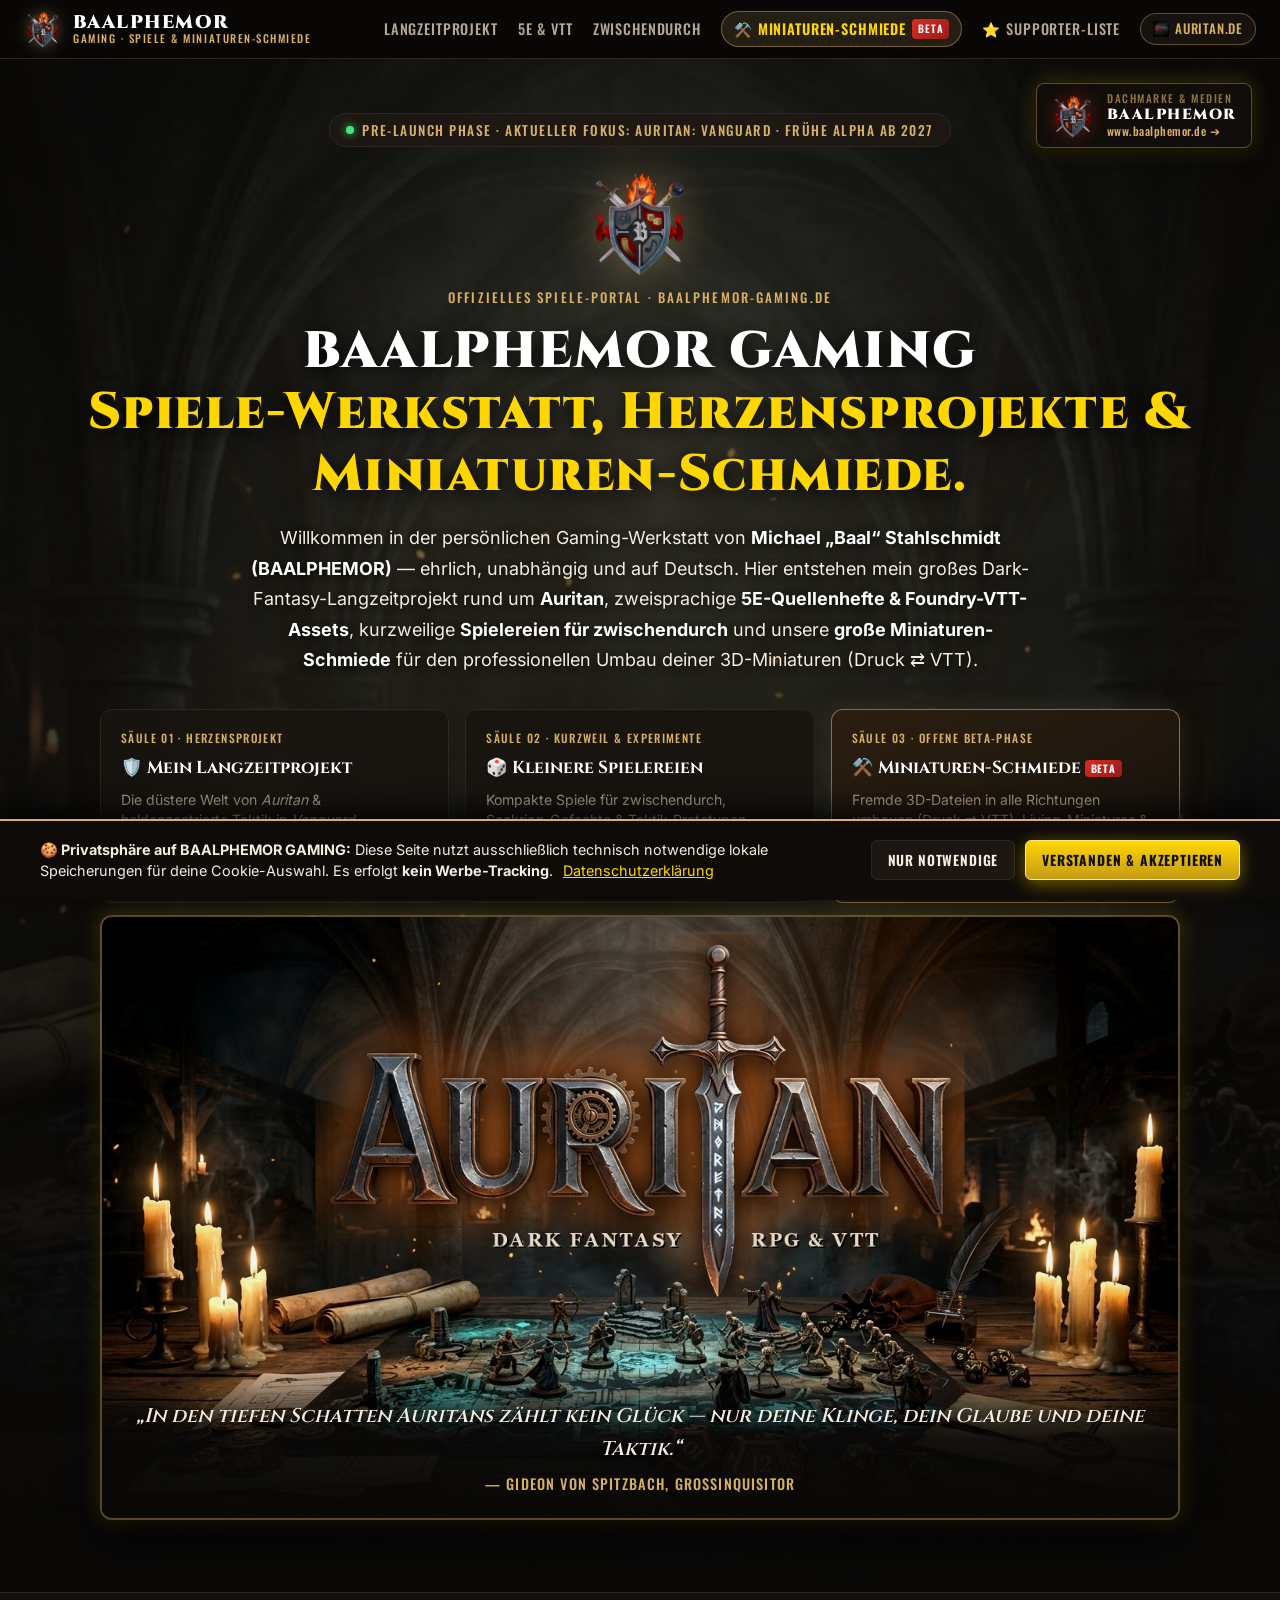
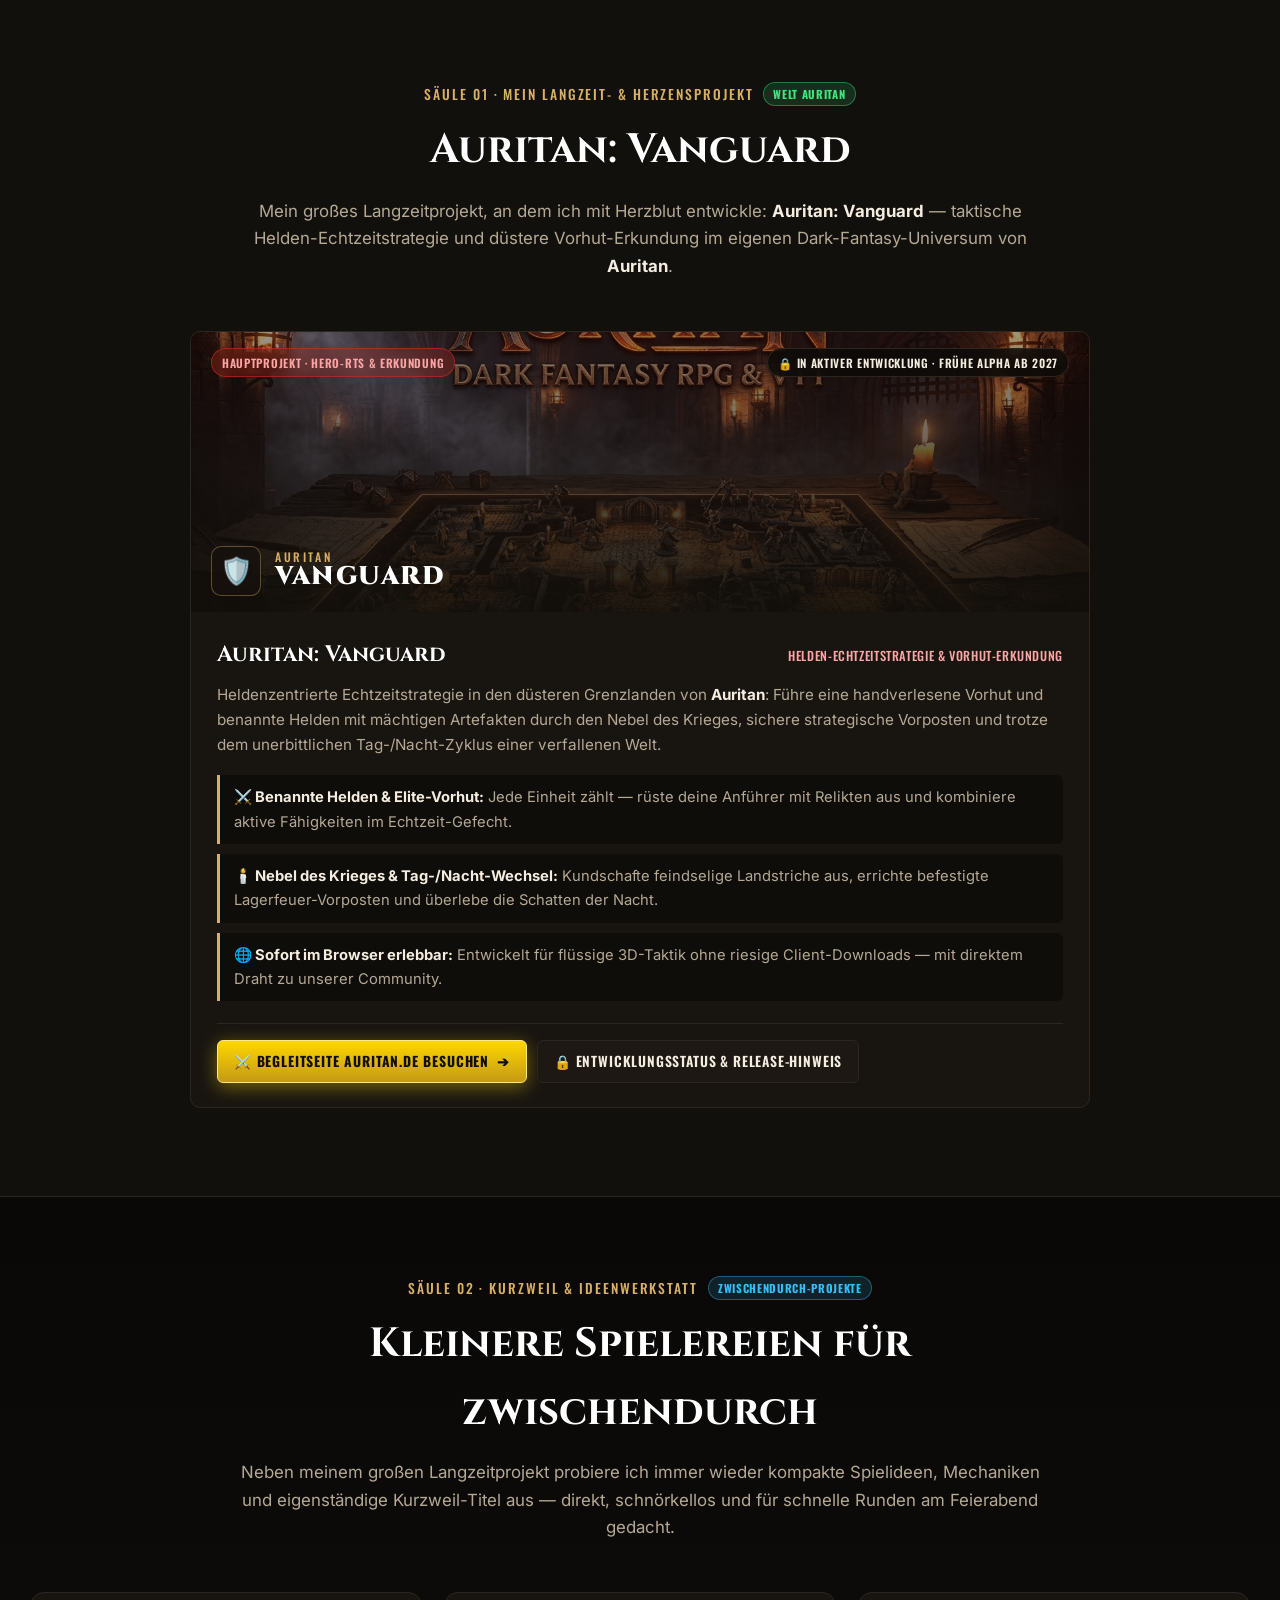
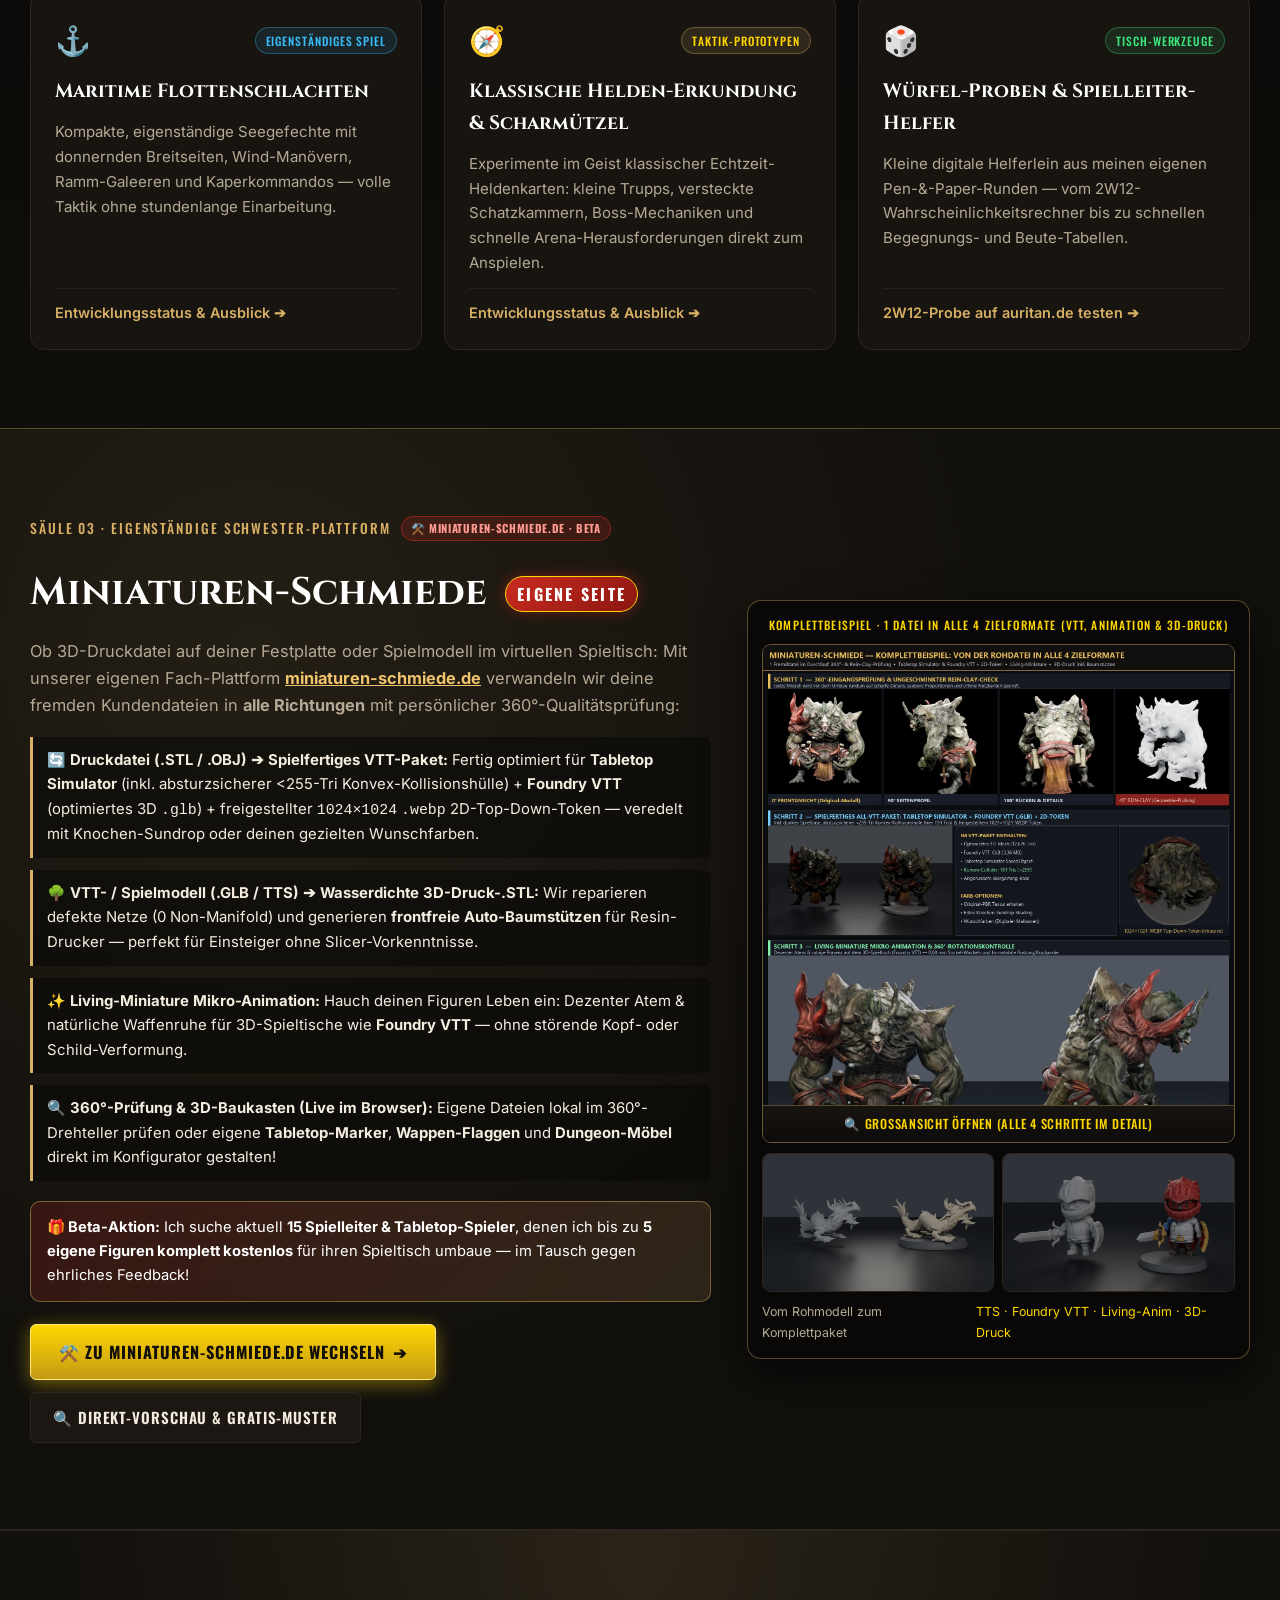
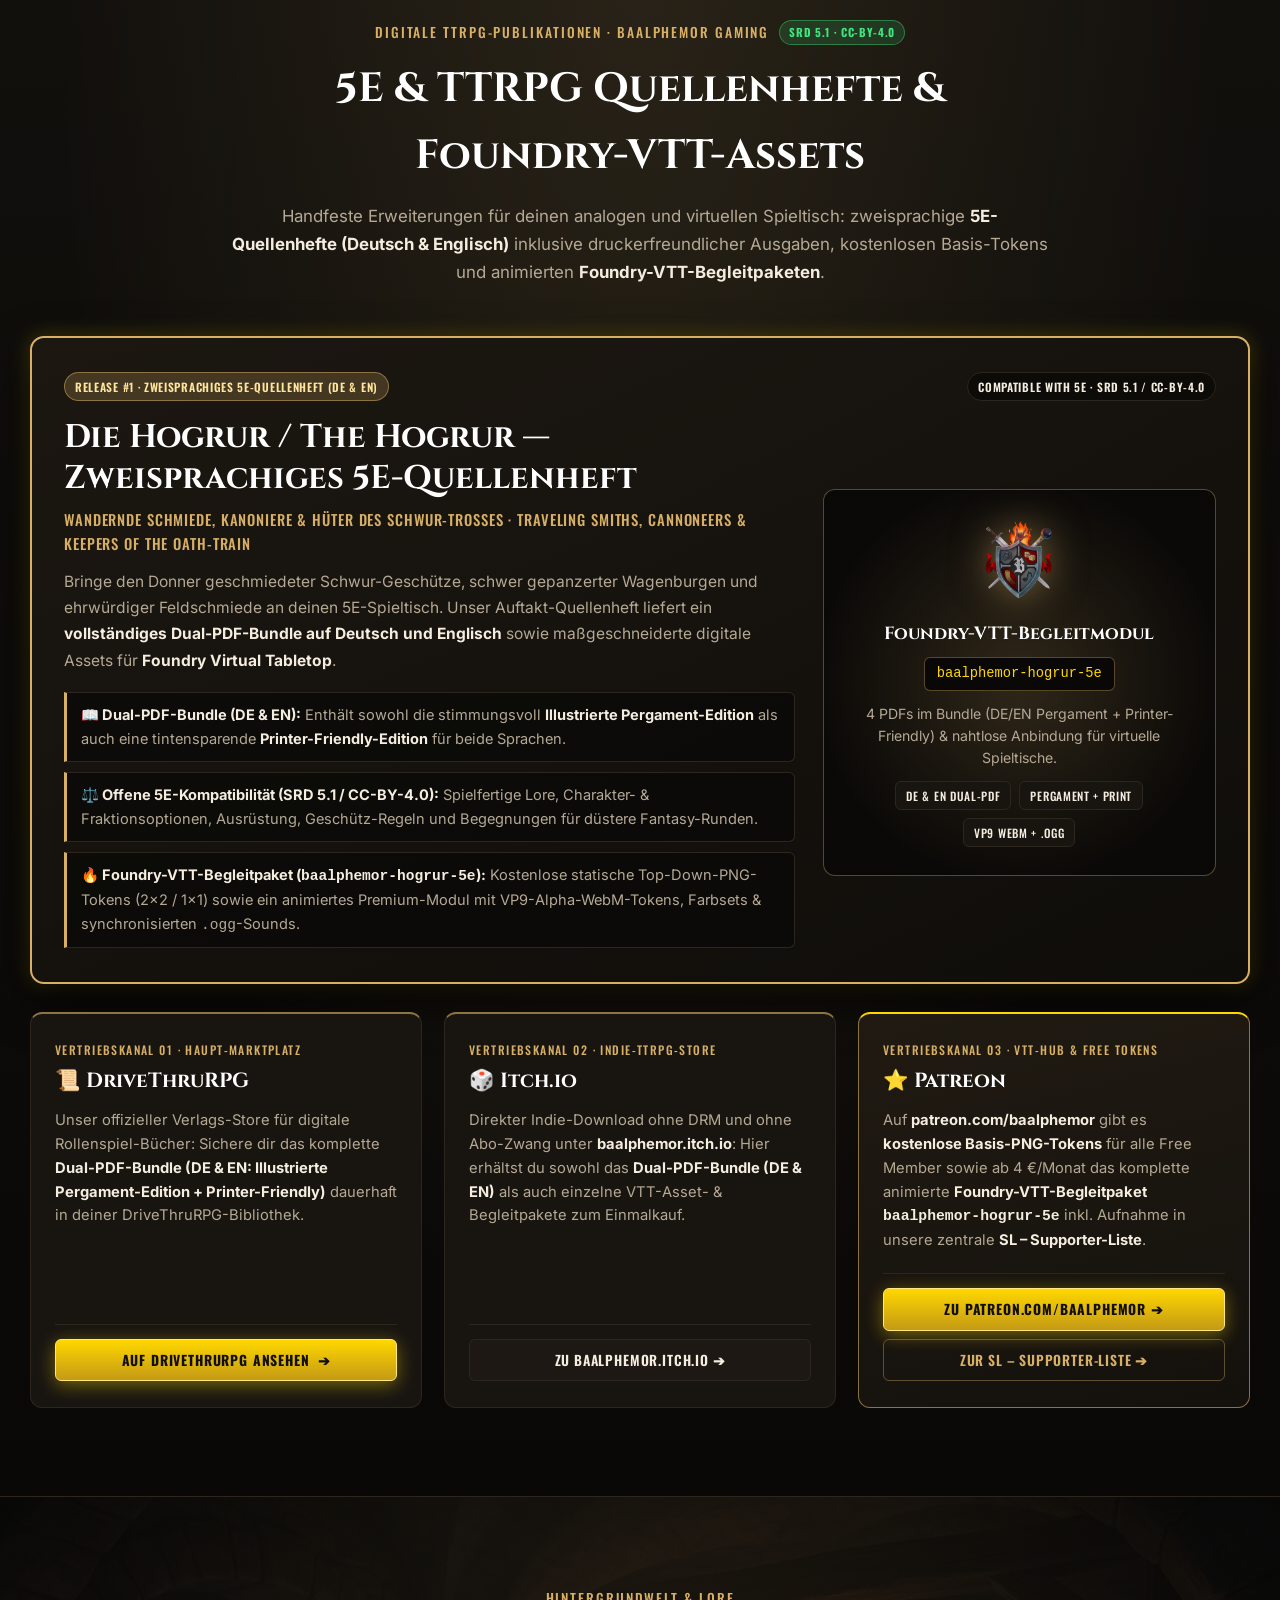
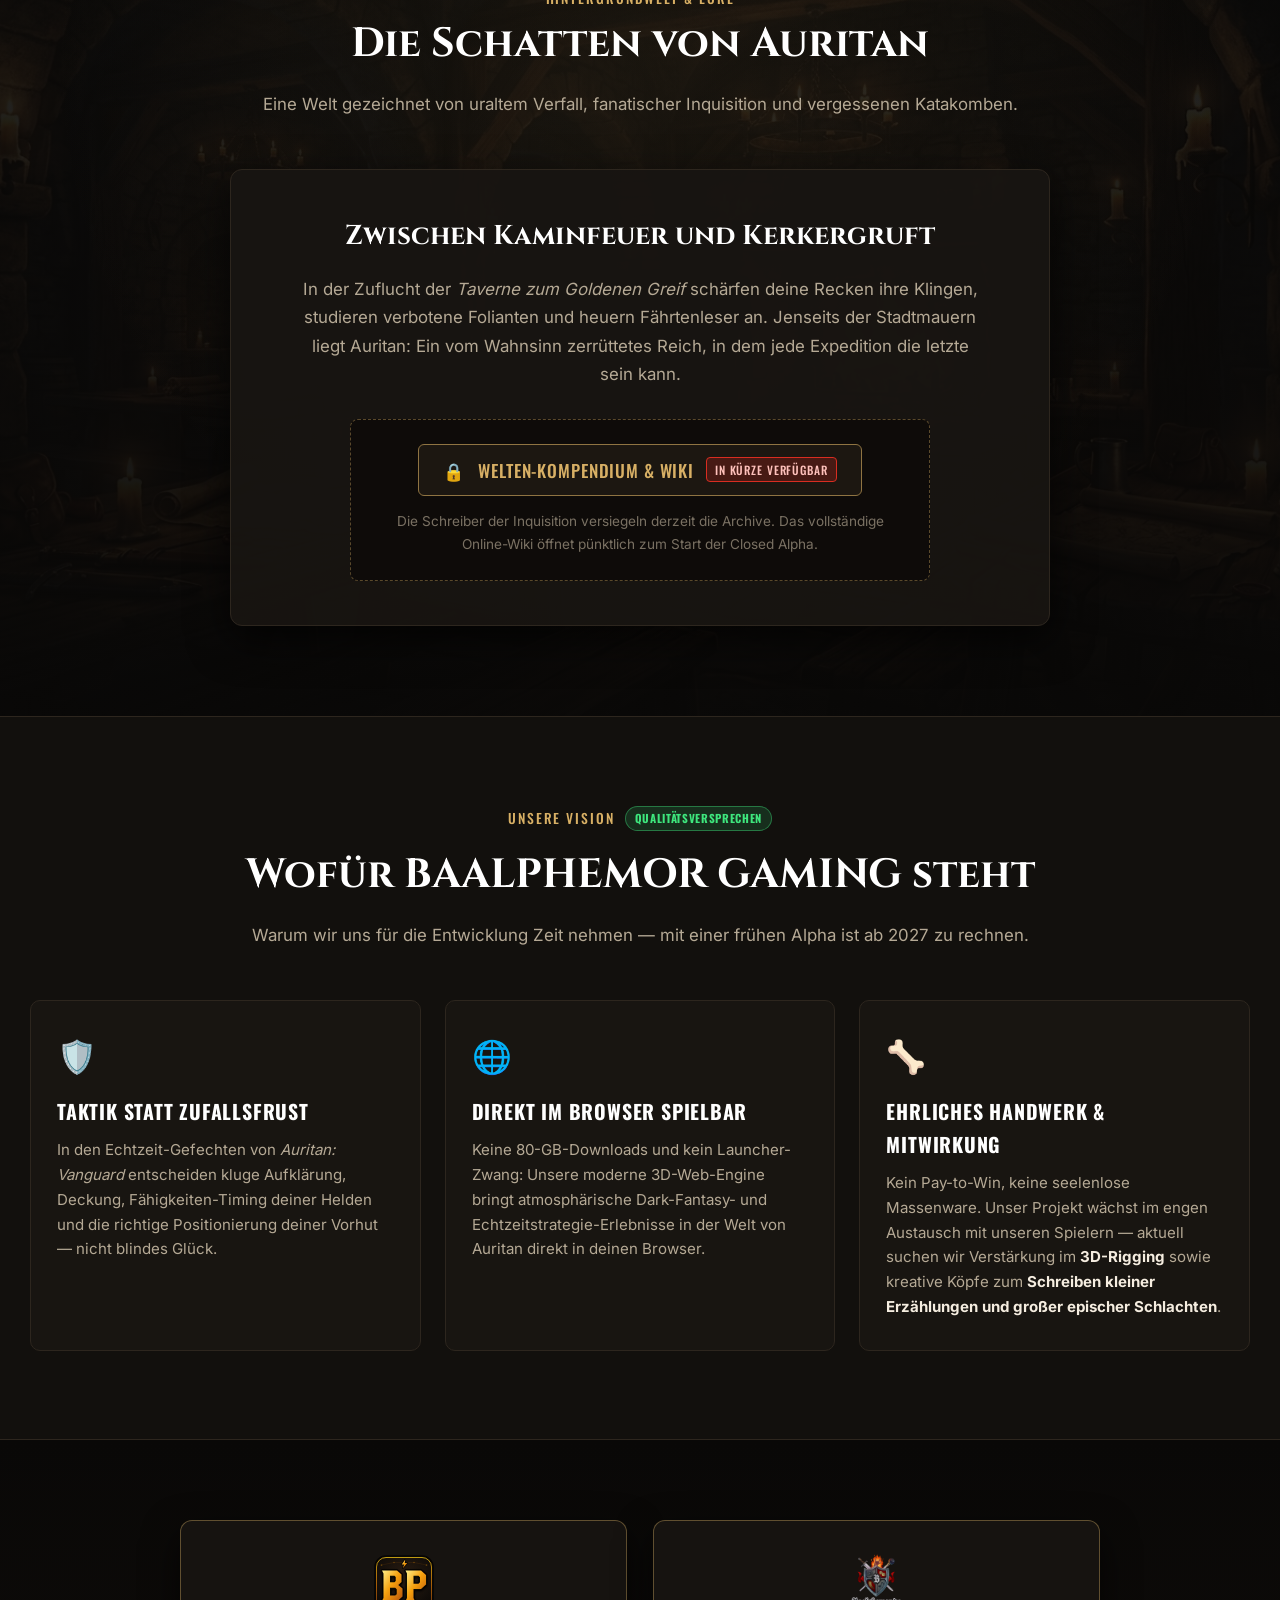
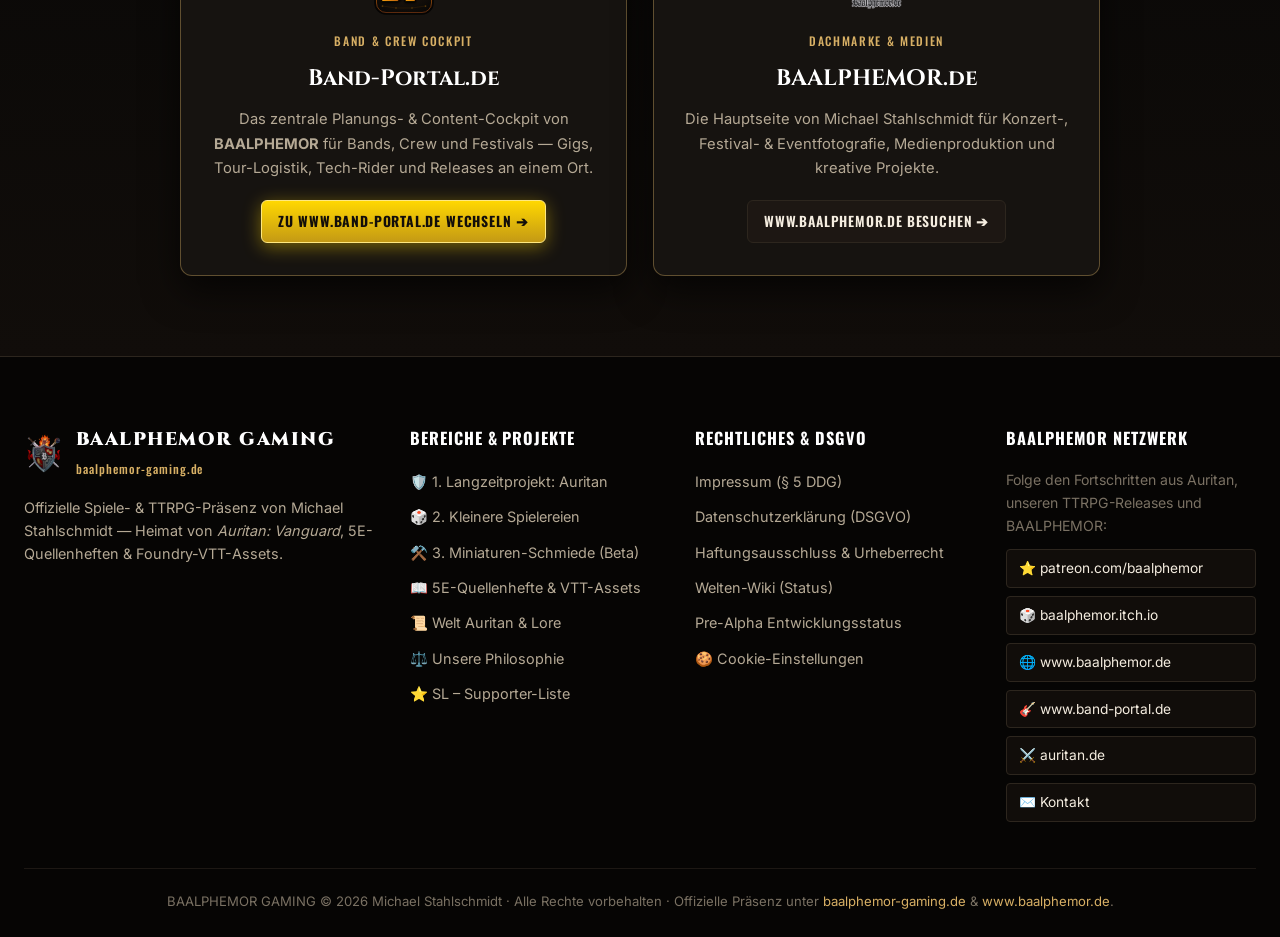
<file: index.html>
<!DOCTYPE html>
<html lang="de">
<head>
  <meta charset="UTF-8">
  <meta name="viewport" content="width=device-width, initial-scale=1.0">
  <title>BAALPHEMOR GAMING — Offizielles Spiele-Portal | Auritan: Vanguard &amp; 5E-Assets</title>
  <meta name="description" content="BAALPHEMOR GAMING ist die Indie-Spielemarke von Michael Stahlschmidt: Auritan: Vanguard, zweisprachige 5E-Quellenhefte (Die Hogrur / The Hogrur), Foundry-VTT-Assets &amp; Miniaturen-Schmiede.">
  <meta name="keywords" content="BAALPHEMOR GAMING, BAALPHEMOR, Auritan, Auritan Vanguard, Die Hogrur, The Hogrur, 5E Quellenheft, Foundry VTT, Dark Fantasy, Echtzeitstrategie">
  
  <!-- Open Graph / Meta -->
  <meta property="og:type" content="website">
  <meta property="og:url" content="https://baalphemor-gaming.de">
  <meta property="og:title" content="BAALPHEMOR GAMING — Auritan: Vanguard, 5E-Quellenhefte &amp; Foundry-VTT">
  <meta property="og:description" content="Heldenzentrierte Echtzeitstrategie in Auritan, zweisprachige 5E-Quellenhefte (DE &amp; EN), animierte Foundry-VTT-Begleitpakete &amp; unsere Miniaturen-Schmiede.">
  <meta property="og:image" content="assets/meta_cover_banner_v2.jpg">

  <link rel="icon" type="image/png" href="assets/balphemor_shield.png">
  <link rel="stylesheet" href="style.css?v=20261113_ms2">
  
  <!-- Google Fonts: Cinzel für Grimdark-Epik, Oswald für Markantes, Inter für Lesbarkeit -->
  <link rel="stylesheet" href="assets/fonts/fonts.css">

  <style>
    /* ========================================================
       5E & TTRPG QUELLENHEFTE & FOUNDRY-VTT-ASSETS SECTION
       ======================================================== */
    #ttrpg-assets {
      scroll-margin-top: 84px;
    }
    .ttrpg-sales-section {
      padding: 88px 24px;
      background:
        radial-gradient(ellipse at 50% 0%, rgba(216, 176, 101, 0.12) 0%, transparent 65%),
        linear-gradient(180deg, #12100d 0%, #090807 100%);
      border-top: 1px solid var(--border-iron);
    }
    .ttrpg-release-spotlight {
      background: linear-gradient(155deg, rgba(28, 23, 17, 0.97) 0%, rgba(15, 13, 10, 0.98) 100%);
      border: 2px solid var(--gold);
      border-radius: 14px;
      padding: 34px 32px;
      box-shadow: 0 18px 46px rgba(0, 0, 0, 0.78), var(--glow-gold);
      margin-bottom: 28px;
    }
    @media (max-width: 680px) {
      .ttrpg-release-spotlight { padding: 24px 18px; }
    }
    .ttrpg-release-top {
      display: flex;
      justify-content: space-between;
      align-items: center;
      flex-wrap: wrap;
      gap: 10px;
      margin-bottom: 16px;
    }
    .ttrpg-release-grid {
      display: grid;
      grid-template-columns: 1.3fr 0.7fr;
      gap: 28px;
      align-items: center;
    }
    @media (max-width: 920px) {
      .ttrpg-release-grid { grid-template-columns: 1fr; }
    }
    .ttrpg-release-title {
      font-family: var(--font-cinzel);
      font-size: clamp(1.45rem, 2.7vw, 2.05rem);
      color: #fff;
      line-height: 1.24;
      margin-bottom: 8px;
    }
    .ttrpg-release-subtitle {
      font-family: var(--font-oswald);
      font-size: 0.92rem;
      letter-spacing: 0.06em;
      text-transform: uppercase;
      color: var(--gold);
      margin-bottom: 14px;
    }
    .ttrpg-release-desc {
      color: var(--text-muted);
      font-size: 0.97rem;
      line-height: 1.68;
      margin-bottom: 18px;
    }
    .ttrpg-release-desc strong {
      color: var(--text-primary);
    }
    .ttrpg-specs-list {
      list-style: none;
      padding: 0;
      margin: 0;
      display: flex;
      flex-direction: column;
      gap: 10px;
    }
    .ttrpg-specs-list li {
      font-size: 0.91rem;
      color: var(--text-muted);
      padding: 10px 14px;
      background: rgba(9, 8, 7, 0.75);
      border: 1px solid var(--border-iron);
      border-left: 3px solid var(--gold);
      border-radius: 0 6px 6px 0;
    }
    .ttrpg-specs-list li strong {
      color: var(--text-primary);
    }
    .ttrpg-emblem-panel {
      background: radial-gradient(circle at center, rgba(216, 176, 101, 0.14) 0%, rgba(9, 8, 7, 0.92) 76%);
      border: 1px solid var(--border-gold);
      border-radius: 12px;
      padding: 28px 22px;
      text-align: center;
    }
    .ttrpg-emblem-panel img {
      width: 82px;
      height: 82px;
      object-fit: contain;
      filter: drop-shadow(0 0 18px rgba(216, 176, 101, 0.5));
      margin-bottom: 12px;
    }
    .ttrpg-module-badge {
      display: inline-block;
      font-family: monospace;
      font-size: 0.86rem;
      color: var(--gold-bright);
      background: rgba(9, 8, 7, 0.95);
      border: 1px solid var(--border-gold);
      padding: 5px 12px;
      border-radius: 6px;
      margin: 8px 0 12px;
    }
    .ttrpg-meta-pills {
      display: flex;
      flex-wrap: wrap;
      justify-content: center;
      gap: 8px;
      margin-top: 12px;
    }
    .ttrpg-meta-pill {
      font-family: var(--font-oswald);
      font-size: 0.72rem;
      letter-spacing: 0.06em;
      text-transform: uppercase;
      padding: 4px 10px;
      border-radius: 6px;
      background: rgba(24, 21, 17, 0.96);
      border: 1px solid var(--border-iron);
      color: var(--text-primary);
    }

    /* 3 Vertriebskanäle Grid */
    .ttrpg-channels-grid {
      display: grid;
      grid-template-columns: repeat(3, 1fr);
      gap: 22px;
    }
    @media (max-width: 960px) {
      .ttrpg-channels-grid { grid-template-columns: 1fr; }
    }
    .ttrpg-channel-card {
      background: var(--bg-card);
      border: 1px solid var(--border-iron);
      border-top: 2px solid var(--gold-dim);
      border-radius: 12px;
      padding: 26px 24px;
      display: flex;
      flex-direction: column;
      justify-content: space-between;
      transition: transform 0.22s ease, border-color 0.22s ease, box-shadow 0.22s ease;
    }
    .ttrpg-channel-card:hover {
      transform: translateY(-4px);
      border-color: var(--gold);
      background: var(--bg-card-lit);
      box-shadow: 0 12px 32px rgba(0, 0, 0, 0.65), var(--glow-gold);
    }
    .ttrpg-channel-card.is-patreon-hub {
      border-color: rgba(216, 176, 101, 0.6);
      border-top-color: var(--gold-bright);
      background: linear-gradient(165deg, #201a12 0%, #14110d 100%);
    }
    .ttrpg-channel-kicker {
      font-family: var(--font-oswald);
      font-size: 0.74rem;
      letter-spacing: 0.12em;
      text-transform: uppercase;
      color: var(--gold);
      margin-bottom: 6px;
      display: block;
    }
    .ttrpg-channel-card h3 {
      font-family: var(--font-cinzel);
      font-size: 1.28rem;
      color: #fff;
      margin-bottom: 10px;
    }
    .ttrpg-channel-card p {
      font-size: 0.92rem;
      color: var(--text-muted);
      line-height: 1.62;
      margin-bottom: 20px;
    }
    .ttrpg-channel-card p strong {
      color: var(--text-primary);
    }
    .ttrpg-channel-actions {
      display: flex;
      flex-direction: column;
      gap: 8px;
      padding-top: 14px;
      border-top: 1px solid var(--border-iron);
    }
  </style>
</head>
<body>

  <!-- Navigation (im einheitlichen Auritan-Grimdark-Stil) -->
  <header class="site-header">
    <div class="nav-container">
      <a href="#" class="brand-logo" title="BAALPHEMOR GAMING Startseite">
        <img src="assets/balphemor_shield.png" alt="BAALPHEMOR Schild" class="brand-shield-nav">
        <div class="brand-text-wrap">
          <span class="brand-title-main">BAALPHEMOR</span>
          <span class="brand-title-sub">GAMING · SPIELE &amp; MINIATUREN-SCHMIEDE</span>
        </div>
      </a>

      <nav class="nav-links" id="desktop-nav">
        <a href="#projekte">Langzeitprojekt</a>
        <a href="#ttrpg-assets">5E &amp; VTT</a>
        <a href="#spielereien">Zwischendurch</a>
        <a href="schmiede/" class="nav-forge-pill">⚒️ Miniaturen-Schmiede <span class="badge-beta-live">BETA</span></a>
        <a href="https://www.baalphemor.de/supporter-liste/" target="_blank" rel="noopener">⭐ Supporter-Liste</a>
        <a href="https://auritan.de" target="_blank" rel="noopener" class="nav-balphemor-pill" title="Begleitseite zur Welt Auritan öffnen">
          <img src="assets/auritan_logo.png" alt="Auritan" class="nav-pill-shield">
          <span>AURITAN.DE</span>
        </a>
      </nav>

      <!-- Mobile Hamburger -->
      <button class="mobile-menu-toggle" id="mobile-menu-btn" aria-label="Menü öffnen">
        <span></span><span></span><span></span>
      </button>
    </div>
  </header>

  <!-- Mobile Drawer -->
  <div class="mobile-drawer" id="mobile-drawer">
    <nav class="mobile-nav-links">
      <a href="#projekte" class="mobile-link">🛡️ 1. Langzeitprojekt: Welt Auritan</a>
      <a href="#spielereien" class="mobile-link">🎲 2. Kleinere Spielereien für zwischendurch</a>
      <a href="schmiede/" class="mobile-link balphemor-special">⚒️ 3. Die große Miniaturen-Schmiede (Beta) ➔</a>
      <a href="#ttrpg-assets" class="mobile-link">📖 5E &amp; TTRPG Quellenhefte &amp; Foundry-VTT-Assets</a>
      <a href="#welt" class="mobile-link">Hintergrundwelt Auritan</a>
      <a href="#vision" class="mobile-link">Unsere Philosophie</a>
      <a href="https://www.baalphemor.de/supporter-liste/" target="_blank" rel="noopener" class="mobile-link">⭐ SL – Supporter-Liste (baalphemor.de) ➔</a>
      <a href="#" class="mobile-link" id="mobile-wiki-btn">📜 Wiki &amp; Chronik (In Kürze)</a>
      <a href="https://auritan.de" target="_blank" rel="noopener" class="mobile-link balphemor-special">
        <img src="assets/auritan_logo.png" alt="Auritan" style="width:22px; vertical-align:middle; margin-right:8px;">
        Begleitseite auritan.de ➔
      </a>
      <a href="https://www.baalphemor.de" target="_blank" rel="noopener" class="mobile-link">
        🌐 Dachmarke www.baalphemor.de ➔
      </a>
    </nav>
  </div>

  <main>
    <!-- ========================================================
         HERO SECTION (Auritan-Hintergrundbild & zentrierte Optik)
         ======================================================== -->
    <section class="hero-section">
      <div class="hero-backdrop"></div>
      <div class="hero-overlay"></div>

      <!-- Dezentes, seitliches BAALPHEMOR Dachmarken-Siegel -->
      <aside class="side-balphemor-badge" aria-label="Dachmarke BAALPHEMOR">
        <a href="https://www.baalphemor.de" target="_blank" rel="noopener" class="side-badge-inner" title="Zur Dachmarke www.baalphemor.de">
          <img src="assets/balphemor_shield.png" alt="BAALPHEMOR Siegel" class="side-badge-shield">
          <div class="side-badge-text">
            <span class="side-badge-prefix">DACHMARKE &amp; MEDIEN</span>
            <span class="side-badge-brand">BAALPHEMOR</span>
            <span class="side-badge-url">www.baalphemor.de ➔</span>
          </div>
        </a>
      </aside>

      <div class="hero-content">
        <div class="hero-status-pill">
          <span class="status-dot"></span> Pre-Launch Phase · Aktueller Fokus: Auritan: Vanguard · Frühe Alpha ab 2027
        </div>

        <div class="hero-branding-block">
          <img src="assets/balphemor_shield.png" alt="BAALPHEMOR GAMING Wappen" class="hero-crest-img">
          <p class="hero-kicker">OFFIZIELLES SPIELE-PORTAL · BAALPHEMOR-GAMING.DE</p>
        </div>

        <h1 class="hero-title">
          BAALPHEMOR GAMING<br>
          <span class="text-gold">Spiele-Werkstatt, Herzensprojekte &amp; Miniaturen-Schmiede.</span>
        </h1>

        <p class="hero-lead">
          Willkommen in der persönlichen Gaming-Werkstatt von <strong>Michael „Baal“ Stahlschmidt (BAALPHEMOR)</strong> — ehrlich, unabhängig und auf Deutsch. 
          Hier entstehen mein großes Dark-Fantasy-Langzeitprojekt rund um <strong>Auritan</strong>, zweisprachige <strong>5E-Quellenhefte &amp; Foundry-VTT-Assets</strong>, kurzweilige <strong>Spielereien für zwischendurch</strong> und unsere <strong>große Miniaturen-Schmiede</strong> für den professionellen Umbau deiner 3D-Miniaturen (Druck ⇄ VTT).
        </p>

        <!-- DIE 3 SÄULEN AUF EINEN BLICK (Direkt-Wegweiser) -->
        <div class="three-pillars-strip" aria-label="Die drei Bereiche von BAALPHEMOR GAMING">
          <a href="#projekte" class="pillar-jump-card">
            <span class="pillar-step">SÄULE 01 · HERZENSPROJEKT</span>
            <strong>🛡️ Mein Langzeitprojekt</strong>
            <span class="pillar-desc">Die düstere Welt von <em>Auritan</em> &amp; heldenzentrierte Taktik in <em>Vanguard</em>.</span>
            <span class="pillar-cta">Zum Langzeitprojekt ↓</span>
          </a>

          <a href="#spielereien" class="pillar-jump-card">
            <span class="pillar-step">SÄULE 02 · KURZWEIL &amp; EXPERIMENTE</span>
            <strong>🎲 Kleinere Spielereien</strong>
            <span class="pillar-desc">Kompakte Spiele für zwischendurch, Seekrieg-Gefechte &amp; Taktik-Prototypen.</span>
            <span class="pillar-cta">Zu den Spielereien ↓</span>
          </a>

          <a href="schmiede/" class="pillar-jump-card pillar-jump-highlight">
            <span class="pillar-step">SÄULE 03 · OFFENE BETA-PHASE</span>
            <strong>⚒️ Miniaturen-Schmiede <span class="badge-beta-live">BETA</span></strong>
            <span class="pillar-desc">Fremde 3D-Dateien in alle Richtungen umbauen (Druck ⇄ VTT), Living-Miniatures &amp; 3D-Baukasten.</span>
            <span class="pillar-cta">Beta-Schmiede &amp; 3D-Prüfung öffnen ➔</span>
          </a>
        </div>

        <!-- Auritan Showcase Banner oben im Hero-Bereich -->
        <div class="hero-showcase-wrap">
          <div class="showcase-frame">
            <img src="assets/meta_cover_banner_v2.jpg" alt="Auritan Dark Fantasy Showcase Banner" class="showcase-banner-img">
            <div class="showcase-caption">
              <p class="quote-text">„In den tiefen Schatten Auritans zählt kein Glück — nur deine Klinge, dein Glaube und deine Taktik.“</p>
              <span class="quote-author">— Gideon von Spitzbach, Großinquisitor</span>
            </div>
          </div>
        </div>
      </div>
    </section>

    <!-- ========================================================
         SÄULE 1: MEIN LANGZEIT- & HERZENSPROJEKT — AURITAN: VANGUARD
         ======================================================== -->
    <section class="portfolio-section" id="projekte">
      <div class="section-container">
        <div class="section-header">
          <div class="section-kicker-row">
            <span class="section-kicker">SÄULE 01 · MEIN LANGZEIT- &amp; HERZENSPROJEKT</span>
            <span class="status-pill-active">Welt Auritan</span>
          </div>
          <h2>Auritan: Vanguard</h2>
          <p class="section-lead">
            Mein großes Langzeitprojekt, an dem ich mit Herzblut entwickle: <strong>Auritan: Vanguard</strong> — taktische Helden-Echtzeitstrategie und düstere Vorhut-Erkundung im eigenen Dark-Fantasy-Universum von <strong>Auritan</strong>.
          </p>
        </div>

        <div class="games-bento-grid single-focus-grid">
          <!-- VORERST AUSGEBLENDET (Grid of Fate, Broadside & Empires bleiben im Code für später erhalten):

          <article class="game-bento-card is-featured" id="game-grid-of-fate">
            <div class="game-card-visual" style="background-image: url('assets/meta_cover_banner_v2.jpg');">
              <div class="game-visual-overlay"></div>
              <div class="game-top-badges">
                <span class="game-pill pill-gold">PROJEKT #1 · TAKTIK-TTRPG</span>
                <span class="game-pill pill-status">🔒 Pre-Alpha · Frühe Alpha ab 2027</span>
              </div>
              <div class="game-visual-brand">
                <img src="assets/auritan_wordmark_master.png" alt="Auritan: Grid of Fate" class="game-wordmark">
                <span class="game-subtitle-tag">GRID OF FATE</span>
              </div>
            </div>
            <div class="game-card-body">
              <div class="game-title-row">
                <h3>Auritan: Grid of Fate</h3>
                <span class="genre-tag">Grimdark Squad-RPG & Hex-Taktik</span>
              </div>
              <p class="game-desc">
                Das taktische Flaggschiff-Rollenspiel in den Schatten von <strong>Auritan</strong>. Statt chaotischem W20-Zufall entscheidet eine mathematisch balancierte <strong>2W12-Glockenkurve</strong> mit Erfolgsgraden, präziser Positionierung und treuen Gefolgsleuten.
              </p>
              <div class="game-card-actions">
                <a href="https://auritan.de" target="_blank" rel="noopener" class="btn-primary btn-sm">
                  <span>2W12-Probe auf auritan.de testen</span>
                  <span>➔</span>
                </a>
                <button type="button" class="btn-secondary btn-sm locked-portal-trigger">🔒 Entwicklungsstatus</button>
              </div>
            </div>
          </article>

          <article class="game-bento-card is-featured" id="broadside">
            <div class="game-card-visual visual-nautical" style="background-image: url('assets/auritan_tabletop_clean_bg.jpg');">
              <div class="game-visual-overlay overlay-nautical"></div>
              <div class="game-top-badges">
                <span class="game-pill pill-cyan">PROJEKT #2 · EIGENSTÄNDIGER SEEKRIEG</span>
                <span class="game-pill pill-status">🔒 In Entwicklung · Noch unter Verschluss</span>
              </div>
              <div class="game-visual-brand">
                <div class="broadside-emblem">⚓</div>
                <div class="broadside-title-stack">
                  <span class="broadside-super">AURITAN</span>
                  <span class="broadside-main">BROADSIDE</span>
                </div>
              </div>
            </div>
            <div class="game-card-body">
              <div class="game-title-row">
                <h3>Auritan: Broadside</h3>
                <span class="genre-tag tag-cyan-text">Maritime Flottenschlachten & Seekrieg</span>
              </div>
              <p class="game-desc">
                <strong>Eigenständiges Flottentaktik-Spiel auf den Meeren von Auritan:</strong> Übernimm das Kommando über schwere Linienschiffe, Ramm-Galeeren und Arkan-Kreuzer in intensiven Seegefechten mit donnernden Breitseiten, Wind-Manövern und Kaperkommandos.
              </p>
              <div class="game-card-actions">
                <button type="button" class="btn-secondary btn-sm locked-portal-trigger">🔒 Entwicklungsstatus & Release-Hinweis</button>
              </div>
            </div>
          </article>

          <article class="game-bento-card" id="empires">
            <div class="game-card-visual visual-empires" style="background-image: url('assets/bg_camp_tavern.png');">
              <div class="game-visual-overlay overlay-empires"></div>
              <div class="game-top-badges">
                <span class="game-pill pill-emerald">PROJEKT #3 · 4X STRATEGIE & ARMEEBAU</span>
                <span class="game-pill pill-status">🔒 In Entwicklung · Noch unter Verschluss</span>
              </div>
              <div class="game-visual-brand">
                <div class="broadside-emblem">🏰</div>
                <div class="broadside-title-stack">
                  <span class="broadside-super">AURITAN</span>
                  <span class="broadside-main">EMPIRES</span>
                </div>
              </div>
            </div>
            <div class="game-card-body">
              <div class="game-title-row">
                <h3>Auritan: Empires</h3>
                <span class="genre-tag tag-emerald-text">4X Imperienbau & Regiments-Schlachten</span>
              </div>
              <p class="game-desc">
                Das große Aufbau- und Strategiespiel im <strong>Auritan</strong>-Universum: Lass deine Festungsstädte organisch über die Landkarte wachsen, rüste eigene Regimenter mit Offizieren und Bannern aus und führe sie in taktische Feldschlachten.
              </p>
              <div class="game-card-actions">
                <button type="button" class="btn-secondary btn-sm locked-portal-trigger">🔒 Entwicklungsstatus & Release-Hinweis</button>
              </div>
            </div>
          </article>
          -->

          <!-- AKTIVES HAUPTPROJEKT: AURITAN: VANGUARD -->
          <article class="game-bento-card is-featured vanguard-spotlight-card" id="vanguard">
            <div class="game-card-visual visual-rts" style="background-image: url('assets/meta_cover_banner.png');">
              <div class="game-visual-overlay overlay-crimson"></div>
              <div class="game-top-badges">
                <span class="game-pill pill-crimson">HAUPTPROJEKT · HERO-RTS &amp; ERKUNDUNG</span>
                <span class="game-pill pill-status">🔒 In aktiver Entwicklung · Frühe Alpha ab 2027</span>
              </div>
              <div class="game-visual-brand">
                <div class="broadside-emblem">🛡️</div>
                <div class="broadside-title-stack">
                  <span class="broadside-super">AURITAN</span>
                  <span class="broadside-main">VANGUARD</span>
                </div>
              </div>
            </div>

            <div class="game-card-body">
              <div class="game-title-row">
                <h3>Auritan: Vanguard</h3>
                <span class="genre-tag tag-crimson-text">Helden-Echtzeitstrategie &amp; Vorhut-Erkundung</span>
              </div>
              <p class="game-desc">
                Heldenzentrierte Echtzeitstrategie in den düsteren Grenzlanden von <strong>Auritan</strong>: Führe eine handverlesene Vorhut und benannte Helden mit mächtigen Artefakten durch den Nebel des Krieges, sichere strategische Vorposten und trotze dem unerbittlichen Tag-/Nacht-Zyklus einer verfallenen Welt.
              </p>

              <ul class="vanguard-pillars-list">
                <li><strong>⚔️ Benannte Helden &amp; Elite-Vorhut:</strong> Jede Einheit zählt — rüste deine Anführer mit Relikten aus und kombiniere aktive Fähigkeiten im Echtzeit-Gefecht.</li>
                <li><strong>🕯️ Nebel des Krieges &amp; Tag-/Nacht-Wechsel:</strong> Kundschafte feindselige Landstriche aus, errichte befestigte Lagerfeuer-Vorposten und überlebe die Schatten der Nacht.</li>
                <li><strong>🌐 Sofort im Browser erlebbar:</strong> Entwickelt für flüssige 3D-Taktik ohne riesige Client-Downloads — mit direktem Draht zu unserer Community.</li>
              </ul>

              <div class="game-card-actions">
                <a href="https://auritan.de" target="_blank" rel="noopener" class="btn-primary btn-sm">
                  <span>⚔️ Begleitseite auritan.de besuchen</span>
                  <span>➔</span>
                </a>
                <button type="button" class="btn-secondary btn-sm locked-portal-trigger">
                  🔒 Entwicklungsstatus &amp; Release-Hinweis
                </button>
              </div>
            </div>
          </article>
        </div>
      </div>
    </section>

    <!-- ========================================================
         SÄULE 2: KLEINERE SPIELEREIEN FÜR ZWISCHENDURCH
         ======================================================== -->
    <section class="zwischendurch-section" id="spielereien">
      <div class="section-container">
        <div class="section-header">
          <div class="section-kicker-row">
            <span class="section-kicker">SÄULE 02 · KURZWEIL &amp; IDEENWERKSTATT</span>
            <span class="status-pill-active pill-cyan-subtle">Zwischendurch-Projekte</span>
          </div>
          <h2>Kleinere Spielereien für zwischendurch</h2>
          <p class="section-lead">
            Neben meinem großen Langzeitprojekt probiere ich immer wieder kompakte Spielideen, Mechaniken und eigenständige Kurzweil-Titel aus — direkt, schnörkellos und für schnelle Runden am Feierabend gedacht.
          </p>
        </div>

        <div class="mini-projects-grid">
          <article class="mini-project-card">
            <div class="mini-card-top">
              <span class="mini-icon">⚓</span>
              <span class="mini-badge badge-cyan">Eigenständiges Spiel</span>
            </div>
            <h3>Maritime Flottenschlachten</h3>
            <p>
              Kompakte, eigenständige Seegefechte mit donnernden Breitseiten, Wind-Manövern, Ramm-Galeeren und Kaperkommandos — volle Taktik ohne stundenlange Einarbeitung.
            </p>
            <div class="mini-card-footer">
              <a href="#" class="mini-link locked-portal-trigger">Entwicklungsstatus &amp; Ausblick ➔</a>
            </div>
          </article>

          <article class="mini-project-card">
            <div class="mini-card-top">
              <span class="mini-icon">🧭</span>
              <span class="mini-badge badge-gold">Taktik-Prototypen</span>
            </div>
            <h3>Klassische Helden-Erkundung &amp; Scharmützel</h3>
            <p>
              Experimente im Geist klassischer Echtzeit-Heldenkarten: kleine Trupps, versteckte Schatzkammern, Boss-Mechaniken und schnelle Arena-Herausforderungen direkt zum Anspielen.
            </p>
            <div class="mini-card-footer">
              <a href="#" class="mini-link locked-portal-trigger">Entwicklungsstatus &amp; Ausblick ➔</a>
            </div>
          </article>

          <article class="mini-project-card">
            <div class="mini-card-top">
              <span class="mini-icon">🎲</span>
              <span class="mini-badge badge-emerald">Tisch-Werkzeuge</span>
            </div>
            <h3>Würfel-Proben &amp; Spielleiter-Helfer</h3>
            <p>
              Kleine digitale Helferlein aus meinen eigenen Pen-&amp;-Paper-Runden — vom 2W12-Wahrscheinlichkeitsrechner bis zu schnellen Begegnungs- und Beute-Tabellen.
            </p>
            <div class="mini-card-footer">
              <a href="https://auritan.de" target="_blank" rel="noopener" class="mini-link">2W12-Probe auf auritan.de testen ➔</a>
            </div>
          </article>
        </div>
      </div>
    </section>

    <!-- ========================================================
         SÄULE 3: DIE GROSSE MINIATUREN-SCHMIEDE (SPOTLIGHT)
         ======================================================== -->
    <section class="forge-home-section" id="schmiede-vorschau">
      <div class="section-container">
        <div class="forge-spotlight-shell">
          <div class="forge-spotlight-copy">
            <div class="section-kicker-row" style="justify-content:flex-start;">
              <span class="section-kicker">SÄULE 03 · EIGENSTÄNDIGE SCHWESTER-PLATTFORM</span>
              <span class="status-pill-active pill-beta-glow">⚒️ miniaturen-schmiede.de · BETA</span>
            </div>
            <h2>Miniaturen-Schmiede <span class="badge-beta-section">EIGENE SEITE</span></h2>
            <p class="forge-home-lead">
              Ob 3D-Druckdatei auf deiner Festplatte oder Spielmodell im virtuellen Spieltisch: Mit unserer eigenen Fach-Plattform <strong><a href="https://miniaturen-schmiede.de" target="_blank" rel="noopener" style="color:#f0c36d; text-decoration:underline;">miniaturen-schmiede.de</a></strong> verwandeln wir deine fremden Kundendateien in <strong>alle Richtungen</strong> mit persönlicher 360°-Qualitätsprüfung:
            </p>

            <ul class="forge-home-list">
              <li><strong>🔄 Druckdatei (.STL / .OBJ) ➔ Spielfertiges VTT-Paket:</strong> Fertig optimiert für <strong>Tabletop Simulator</strong> (inkl. absturzsicherer &lt;255-Tri Konvex-Kollisionshülle) + <strong>Foundry VTT</strong> (optimiertes 3D <code>.glb</code>) + freigestellter <code>1024×1024</code> <code>.webp</code> 2D-Top-Down-Token — veredelt mit Knochen-Sundrop oder deinen gezielten Wunschfarben.</li>
              <li><strong>🌳 VTT- / Spielmodell (.GLB / TTS) ➔ Wasserdichte 3D-Druck-.STL:</strong> Wir reparieren defekte Netze (0 Non-Manifold) und generieren <strong>frontfreie Auto-Baumstützen</strong> für Resin-Drucker — perfekt für Einsteiger ohne Slicer-Vorkenntnisse.</li>
              <li><strong>✨ Living-Miniature Mikro-Animation:</strong> Hauch deinen Figuren Leben ein: Dezenter Atem &amp; natürliche Waffenruhe für 3D-Spieltische wie <strong>Foundry VTT</strong> — ohne störende Kopf- oder Schild-Verformung.</li>
              <li><strong>🔍 360°-Prüfung &amp; 3D-Baukasten (Live im Browser):</strong> Eigene Dateien lokal im 360°-Drehteller prüfen oder eigene <strong>Tabletop-Marker</strong>, <strong>Wappen-Flaggen</strong> und <strong>Dungeon-Möbel</strong> direkt im Konfigurator gestalten!</li>
            </ul>

            <div class="forge-beta-banner-inline">
              <strong>🎁 Beta-Aktion:</strong> Ich suche aktuell <strong>15 Spielleiter &amp; Tabletop-Spieler</strong>, denen ich bis zu <strong>5 eigene Figuren komplett kostenlos</strong> für ihren Spieltisch umbaue — im Tausch gegen ehrliches Feedback!
            </div>

            <div class="forge-home-actions">
              <a href="https://miniaturen-schmiede.de" target="_blank" rel="noopener" class="btn-primary">
                <span>⚒️ Zu miniaturen-schmiede.de wechseln</span>
                <span class="btn-arrow">➔</span>
              </a>
              <a href="schmiede/" class="btn-secondary">
                <span>🔍 Direkt-Vorschau &amp; Gratis-Muster</span>
              </a>
            </div>
          </div>

          <div class="forge-spotlight-visual">
            <div class="forge-preview-card">
              <div class="forge-preview-tag">KOMPLETTBEISPIEL · 1 DATEI IN ALLE 4 ZIELFORMATE (VTT, ANIMATION &amp; 3D-DRUCK)</div>
              <a href="#" class="forge-4stage-trigger modal-trigger" data-modal="modal-showcase-4stufen" title="Klicken für 100 %-Großansicht aller 4 Schmiede-Schritte">
                <img src="assets/schmiede/miniaturen_schmiede_4_stufen_showcase.webp" alt="Miniaturen-Schmiede 4-Stufen-Komplettbeispiel: 360-Grad Rein-Clay Prüfung, Tabletop Simulator und Foundry VTT Paket mit 2D-Token, Living-Miniature Animation und wasserdichter 3D-Druck mit Auto-Baumstützen" class="forge-preview-img forge-4stage-hero-img" loading="lazy">
                <span class="forge-zoom-pill">🔍 Großansicht öffnen (alle 4 Schritte im Detail)</span>
              </a>
              <div class="forge-mini-pair">
                <img src="assets/schmiede/drache_vorher_nachher.png" alt="Vorher graue STL, nachher Knochen-Sundrop Miniatur auf Base" class="forge-preview-img" loading="lazy">
                <img src="assets/schmiede/ritter_vorher_nachher.png" alt="Vorher graue Ritter-STL, nachher farbiges Modell mit Schwert und Schild" class="forge-preview-img" loading="lazy">
              </div>
              <div class="forge-preview-caption">
                <span>Vom Rohmodell zum Komplettpaket</span>
                <span class="text-gold">TTS · Foundry VTT · Living-Anim · 3D-Druck</span>
              </div>
            </div>
          </div>
        </div>
      </div>
    </section>

    <!-- ========================================================
         NEUE SEKTION: 5E & TTRPG QUELLENHEFTE & FOUNDRY-VTT-ASSETS
         ======================================================== -->
    <section class="ttrpg-sales-section" id="ttrpg-assets">
      <div class="section-container">
        <div class="section-header">
          <div class="section-kicker-row">
            <span class="section-kicker">DIGITALE TTRPG-PUBLIKATIONEN · BAALPHEMOR GAMING</span>
            <span class="status-pill-active">SRD 5.1 · CC-BY-4.0</span>
          </div>
          <h2>5E &amp; TTRPG Quellenhefte &amp; Foundry-VTT-Assets</h2>
          <p class="section-lead">
            Handfeste Erweiterungen für deinen analogen und virtuellen Spieltisch: zweisprachige <strong>5E-Quellenhefte (Deutsch &amp; Englisch)</strong> inklusive druckerfreundlicher Ausgaben, kostenlosen Basis-Tokens und animierten <strong>Foundry-VTT-Begleitpaketen</strong>.
          </p>
        </div>

        <!-- Release #1 Spotlight: Die Hogrur / The Hogrur -->
        <article class="ttrpg-release-spotlight" aria-labelledby="hogrur-release-title">
          <div class="ttrpg-release-top">
            <span class="game-pill pill-gold">RELEASE #1 · ZWEISPRACHIGES 5E-QUELLENHEFT (DE &amp; EN)</span>
            <span class="game-pill pill-status">Compatible with 5E · SRD 5.1 / CC-BY-4.0</span>
          </div>

          <div class="ttrpg-release-grid">
            <div>
              <h3 class="ttrpg-release-title" id="hogrur-release-title">
                Die Hogrur / The Hogrur — Zweisprachiges 5E-Quellenheft
              </h3>
              <p class="ttrpg-release-subtitle">
                Wandernde Schmiede, Kanoniere &amp; Hüter des Schwur-Trosses · Traveling Smiths, Cannoneers &amp; Keepers of the Oath-Train
              </p>
              <p class="ttrpg-release-desc">
                Bringe den Donner geschmiedeter Schwur-Geschütze, schwer gepanzerter Wagenburgen und ehrwürdiger Feldschmiede an deinen 5E-Spieltisch. Unser Auftakt-Quellenheft liefert ein <strong>vollständiges Dual-PDF-Bundle auf Deutsch und Englisch</strong> sowie maßgeschneiderte digitale Assets für <strong>Foundry Virtual Tabletop</strong>.
              </p>

              <ul class="ttrpg-specs-list">
                <li><strong>📖 Dual-PDF-Bundle (DE &amp; EN):</strong> Enthält sowohl die stimmungsvoll <strong>Illustrierte Pergament-Edition</strong> als auch eine tintensparende <strong>Printer-Friendly-Edition</strong> für beide Sprachen.</li>
                <li><strong>⚖️ Offene 5E-Kompatibilität (SRD 5.1 / CC-BY-4.0):</strong> Spielfertige Lore, Charakter- &amp; Fraktionsoptionen, Ausrüstung, Geschütz-Regeln und Begegnungen für düstere Fantasy-Runden.</li>
                <li><strong>🔥 Foundry-VTT-Begleitpaket (<code>baalphemor-hogrur-5e</code>):</strong> Kostenlose statische Top-Down-PNG-Tokens (2×2 / 1×1) sowie ein animiertes Premium-Modul mit VP9-Alpha-WebM-Tokens, Farbsets &amp; synchronisierten <code>.ogg</code>-Sounds.</li>
              </ul>
            </div>

            <div class="ttrpg-emblem-panel">
              <img src="assets/balphemor_shield.png" alt="BAALPHEMOR GAMING TTRPG Imprint">
              <div style="font-family:var(--font-cinzel); font-size:1.1rem; color:#fff; font-weight:700;">Foundry-VTT-Begleitmodul</div>
              <div class="ttrpg-module-badge">baalphemor-hogrur-5e</div>
              <p style="font-size:0.88rem; color:var(--text-muted); line-height:1.55;">
                4 PDFs im Bundle (DE/EN Pergament + Printer-Friendly) &amp; nahtlose Anbindung für virtuelle Spieltische.
              </p>
              <div class="ttrpg-meta-pills">
                <span class="ttrpg-meta-pill">DE &amp; EN Dual-PDF</span>
                <span class="ttrpg-meta-pill">Pergament + Print</span>
                <span class="ttrpg-meta-pill">VP9 WebM + .ogg</span>
              </div>
            </div>
          </div>
        </article>

        <!-- Die 3 Vertriebskanäle -->
        <div class="ttrpg-channels-grid">
          <!-- Kanal 1: DriveThruRPG -->
          <div class="ttrpg-channel-card">
            <div>
              <span class="ttrpg-channel-kicker">VERTRIEBSKANAL 01 · HAUPT-MARKTPLATZ</span>
              <h3>📜 DriveThruRPG</h3>
              <p>
                Unser offizieller Verlags-Store für digitale Rollenspiel-Bücher: Sichere dir das komplette <strong>Dual-PDF-Bundle (DE &amp; EN: Illustrierte Pergament-Edition + Printer-Friendly)</strong> dauerhaft in deiner DriveThruRPG-Bibliothek.
              </p>
            </div>
            <div class="ttrpg-channel-actions">
              <a href="https://www.drivethrurpg.com/de/publisher/36807/BAALPHEMOR" target="_blank" rel="noopener" class="btn-primary btn-sm" style="justify-content:center;">
                <span>Auf DriveThruRPG ansehen</span>
                <span>➔</span>
              </a>
            </div>
          </div>

          <!-- Kanal 2: Itch.io -->
          <div class="ttrpg-channel-card">
            <div>
              <span class="ttrpg-channel-kicker">VERTRIEBSKANAL 02 · INDIE-TTRPG-STORE</span>
              <h3>🎲 Itch.io</h3>
              <p>
                Direkter Indie-Download ohne DRM und ohne Abo-Zwang unter <strong>baalphemor.itch.io</strong>: Hier erhältst du sowohl das <strong>Dual-PDF-Bundle (DE &amp; EN)</strong> als auch einzelne VTT-Asset- &amp; Begleitpakete zum Einmalkauf.
              </p>
            </div>
            <div class="ttrpg-channel-actions">
              <a href="https://baalphemor.itch.io" target="_blank" rel="noopener" class="btn-secondary btn-sm" style="justify-content:center;">
                <span>Zu baalphemor.itch.io ➔</span>
              </a>
            </div>
          </div>

          <!-- Kanal 3: Patreon -->
          <div class="ttrpg-channel-card is-patreon-hub">
            <div>
              <span class="ttrpg-channel-kicker">VERTRIEBSKANAL 03 · VTT-HUB &amp; FREE TOKENS</span>
              <h3>⭐ Patreon</h3>
              <p>
                Auf <strong>patreon.com/baalphemor</strong> gibt es <strong>kostenlose Basis-PNG-Tokens</strong> für alle Free Member sowie ab 4 €/Monat das komplette animierte <strong>Foundry-VTT-Begleitpaket <code>baalphemor-hogrur-5e</code></strong> inkl. Aufnahme in unsere zentrale <strong>SL – Supporter-Liste</strong>.
              </p>
            </div>
            <div class="ttrpg-channel-actions">
              <a href="https://www.patreon.com/baalphemor" target="_blank" rel="noopener" class="btn-primary btn-sm" style="justify-content:center;">
                <span>Zu patreon.com/baalphemor ➔</span>
              </a>
              <a href="https://www.baalphemor.de/supporter-liste/" target="_blank" rel="noopener" class="btn-outline-gold btn-sm" style="text-align:center;">
                Zur SL – Supporter-Liste ➔
              </a>
            </div>
          </div>
        </div>
      </div>
    </section>

    <!-- ========================================================
         HINTERGRUNDWELT & LORE (DIE SCHATTEN VON AURITAN)
         ======================================================== -->
    <section class="hub-preview-section" id="welt">
      <div class="section-container">
        <div class="section-header">
          <p class="section-kicker">Hintergrundwelt &amp; Lore</p>
          <h2>Die Schatten von Auritan</h2>
          <p class="section-lead">Eine Welt gezeichnet von uraltem Verfall, fanatischer Inquisition und vergessenen Katakomben.</p>
        </div>

        <div class="hub-preview-card">
          <div class="hub-text">
            <h3>Zwischen Kaminfeuer und Kerkergruft</h3>
            <p>
              In der Zuflucht der <em>Taverne zum Goldenen Greif</em> schärfen deine Recken ihre Klingen, studieren verbotene Folianten und heuern Fährtenleser an. 
              Jenseits der Stadtmauern liegt Auritan: Ein vom Wahnsinn zerrüttetes Reich, in dem jede Expedition die letzte sein kann.
            </p>
            
            <div class="wiki-action-block">
              <button type="button" class="btn-wiki-locked" id="wiki-teaser-btn">
                <span class="lock-icon">🔒</span>
                <span>Welten-Kompendium &amp; Wiki</span>
                <span class="locked-tag">In Kürze verfügbar</span>
              </button>
              <p class="wiki-subtext">Die Schreiber der Inquisition versiegeln derzeit die Archive. Das vollständige Online-Wiki öffnet pünktlich zum Start der Closed Alpha.</p>
            </div>
          </div>
        </div>
      </div>
    </section>

    <!-- ========================================================
         SECTION 3: UNSERE PHILOSOPHIE (WARUM BAALPHEMOR GAMING?)
         ======================================================== -->
    <section class="manifest-section" id="vision">
      <div class="section-container">
        <div class="section-header">
          <div class="section-kicker-row">
            <span class="section-kicker">UNSERE VISION</span>
            <span class="status-pill-active">Qualitätsversprechen</span>
          </div>
          <h2>Wofür BAALPHEMOR GAMING steht</h2>
          <p class="section-lead">
            Warum wir uns für die Entwicklung Zeit nehmen — mit einer frühen Alpha ist ab 2027 zu rechnen.
          </p>
        </div>

        <div class="laws-grid-3">
          <article class="law-card">
            <span class="law-number">🛡️</span>
            <h3>Taktik statt Zufallsfrust</h3>
            <p>
              In den Echtzeit-Gefechten von <em>Auritan: Vanguard</em> entscheiden kluge Aufklärung, Deckung, Fähigkeiten-Timing deiner Helden und die richtige Positionierung deiner Vorhut — nicht blindes Glück.
            </p>
          </article>

          <article class="law-card">
            <span class="law-number">🌐</span>
            <h3>Direkt im Browser spielbar</h3>
            <p>
              Keine 80-GB-Downloads und kein Launcher-Zwang: Unsere moderne 3D-Web-Engine bringt atmosphärische Dark-Fantasy- und Echtzeitstrategie-Erlebnisse in der Welt von Auritan direkt in deinen Browser.
            </p>
          </article>

          <article class="law-card">
            <span class="law-number">🦴</span>
            <h3>Ehrliches Handwerk &amp; Mitwirkung</h3>
            <p>
              Kein Pay-to-Win, keine seelenlose Massenware. Unser Projekt wächst im engen Austausch mit unseren Spielern — aktuell suchen wir Verstärkung im <strong>3D-Rigging</strong> sowie kreative Köpfe zum <strong>Schreiben kleiner Erzählungen und großer epischer Schlachten</strong>.
            </p>
          </article>
        </div>
      </div>
    </section>

    <!-- ========================================================
         SECTION 4: DAS BAALPHEMOR ÖKOSYSTEM
         ======================================================== -->
    <section class="umbrella-section">
      <div class="section-container">
        <div class="ecosystem-cards-grid">
          <div class="eco-showcase-card">
            <img src="assets/band_portal_logo.svg" alt="Band-Portal.de" class="eco-card-logo">
            <span class="eco-card-tag">BAND &amp; CREW COCKPIT</span>
            <h3>Band-Portal.de</h3>
            <p>Das zentrale Planungs- &amp; Content-Cockpit von <strong>BAALPHEMOR</strong> für Bands, Crew und Festivals — Gigs, Tour-Logistik, Tech-Rider und Releases an einem Ort.</p>
            <a href="https://www.band-portal.de" target="_blank" rel="noopener" class="btn-primary btn-sm">Zu www.band-portal.de wechseln ➔</a>
          </div>

          <div class="eco-showcase-card">
            <img src="assets/balphemor_de_logo.png" alt="BAALPHEMOR.de" class="eco-card-logo">
            <span class="eco-card-tag">DACHMARKE &amp; MEDIEN</span>
            <h3>BAALPHEMOR.de</h3>
            <p>Die Hauptseite von Michael Stahlschmidt für Konzert-, Festival- &amp; Eventfotografie, Medienproduktion und kreative Projekte.</p>
            <a href="https://www.baalphemor.de" target="_blank" rel="noopener" class="btn-secondary btn-sm">www.baalphemor.de besuchen ➔</a>
          </div>
        </div>
      </div>
    </section>
  </main>

  <!-- ========================================================
       FOOTER MIT RECHTLICHER ABSICHERUNG
       ======================================================== -->
  <footer class="site-footer">
    <div class="footer-container">
      <div class="footer-col brand-col">
        <div class="footer-brand">
          <img src="assets/balphemor_shield.png" alt="BAALPHEMOR GAMING" class="footer-logo">
          <div>
            <span class="footer-brand-title">BAALPHEMOR GAMING</span>
            <span class="footer-brand-sub">baalphemor-gaming.de</span>
          </div>
        </div>
        <p class="footer-tagline">
          Offizielle Spiele- &amp; TTRPG-Präsenz von Michael Stahlschmidt — Heimat von <em>Auritan: Vanguard</em>, 5E-Quellenheften &amp; Foundry-VTT-Assets.
        </p>
      </div>

      <div class="footer-col">
        <h4>Bereiche &amp; Projekte</h4>
        <ul class="footer-nav">
          <li><a href="#vanguard">🛡️ 1. Langzeitprojekt: Auritan</a></li>
          <li><a href="#spielereien">🎲 2. Kleinere Spielereien</a></li>
          <li><a href="schmiede/">⚒️ 3. Miniaturen-Schmiede (Beta)</a></li>
          <li><a href="#ttrpg-assets">📖 5E-Quellenhefte &amp; VTT-Assets</a></li>
          <li><a href="#welt">📜 Welt Auritan &amp; Lore</a></li>
          <li><a href="#vision">⚖️ Unsere Philosophie</a></li>
          <li><a href="https://www.baalphemor.de/supporter-liste/" target="_blank" rel="noopener">⭐ SL – Supporter-Liste</a></li>
        </ul>
      </div>

      <div class="footer-col">
        <h4>Rechtliches &amp; DSGVO</h4>
        <ul class="footer-nav">
          <li><a href="#" class="modal-trigger" data-modal="modal-impressum">Impressum (§ 5 DDG)</a></li>
          <li><a href="#" class="modal-trigger" data-modal="modal-datenschutz">Datenschutzerklärung (DSGVO)</a></li>
          <li><a href="#" class="modal-trigger" data-modal="modal-disclaimer">Haftungsausschluss &amp; Urheberrecht</a></li>
          <li><a href="#" class="open-wiki-modal-link">Welten-Wiki (Status)</a></li>
          <li><a href="#" class="locked-portal-trigger">Pre-Alpha Entwicklungsstatus</a></li>
          <li><a href="#" id="open-cookie-settings-btn">🍪 Cookie-Einstellungen</a></li>
        </ul>
      </div>

      <div class="footer-col">
        <h4>BAALPHEMOR Netzwerk</h4>
        <p class="footer-subtext">Folge den Fortschritten aus Auritan, unseren TTRPG-Releases und BAALPHEMOR:</p>
        <div class="footer-social-links">
          <a href="https://www.patreon.com/baalphemor" target="_blank" rel="noopener" class="footer-pill-link">⭐ patreon.com/baalphemor</a>
          <a href="https://baalphemor.itch.io" target="_blank" rel="noopener" class="footer-pill-link">🎲 baalphemor.itch.io</a>
          <a href="https://www.baalphemor.de" target="_blank" rel="noopener" class="footer-pill-link">🌐 www.baalphemor.de</a>
          <a href="https://www.band-portal.de" target="_blank" rel="noopener" class="footer-pill-link">🎸 www.band-portal.de</a>
          <a href="https://auritan.de" target="_blank" rel="noopener" class="footer-pill-link">⚔️ auritan.de</a>
          <a href="mailto:info@baalphemor.de?subject=Anfrage%20%E2%80%94%20BAALPHEMOR%20GAMING" class="footer-pill-link">✉️ Kontakt</a>
        </div>
      </div>
    </div>

    <div class="footer-bottom">
      <div class="footer-bottom-inner">
        <p>BAALPHEMOR GAMING © 2026 Michael Stahlschmidt · Alle Rechte vorbehalten · Offizielle Präsenz unter <a href="https://baalphemor-gaming.de">baalphemor-gaming.de</a> &amp; <a href="https://www.baalphemor.de" target="_blank" rel="noopener">www.baalphemor.de</a>.</p>
      </div>
    </div>
  </footer>

  <!-- ========================================================
       MODALS: PRE-LAUNCH HINWEIS, WIKI-ARCHIVE & RECHTLICHES
       ======================================================== -->

  <!-- Modal: Pre-Launch / Noch keine Spiele veröffentlicht -->
  <div class="modal-overlay" id="modal-locked-portal" role="dialog" aria-modal="true" aria-labelledby="modal-locked-title">
    <div class="modal-card">
      <div class="modal-header">
        <h3 id="modal-locked-title">🔒 Auritan: Vanguard noch in der Pre-Launch-Phase</h3>
        <button class="modal-close" aria-label="Schließen">&times;</button>
      </div>
      <div class="modal-body">
        <div style="text-align: center; margin-bottom: 18px;">
          <img src="assets/balphemor_shield.png" alt="BAALPHEMOR Siegel" style="width: 76px; filter: drop-shadow(0 0 12px rgba(232, 194, 122, 0.5));">
        </div>
        <p>
          <strong>Halt ein, Kommandant!</strong> Unser aktuelles Hauptprojekt <strong>Auritan: Vanguard</strong> unter dem Dach von <strong>BAALPHEMOR GAMING</strong> befindet sich derzeit in der geschlossenen Entwicklung und ist noch nicht öffentlich spielbar.
        </p>
        <p style="margin-top: 12px;">
          Mit einer frühen Alpha ist ab <strong>2027</strong> zu rechnen. Einblicke und Meilensteine teilen wir fortlaufend auf unseren Kanälen sowie unter <a href="https://auritan.de" target="_blank" rel="noopener">auritan.de</a>.
        </p>
        <div style="text-align:center; margin-top:22px; display:flex; flex-direction:column; align-items:center; gap:10px;">
          <button type="button" class="btn-primary modal-action-btn">Verstanden</button>
        </div>
      </div>
    </div>
  </div>

  <!-- Modal: Archive von Auritan versiegelt (Wiki & Chronik) -->
  <div class="modal-overlay" id="modal-wiki-notice" role="dialog" aria-modal="true" aria-labelledby="modal-wiki-notice-title">
    <div class="modal-card">
      <div class="modal-header">
        <h3 id="modal-wiki-notice-title">📜 Archive von Auritan versiegelt</h3>
        <button class="modal-close" aria-label="Schließen">&times;</button>
      </div>
      <div class="modal-body">
        <div style="text-align: center; margin-bottom: 20px;">
          <img src="assets/auritan_logo.png" alt="Auritan Siegel" style="width: 80px; filter: drop-shadow(0 0 10px rgba(232, 194, 122, 0.5));">
        </div>
        <p>
          <strong>Halt ein, Wanderer!</strong> Die Folianten und Chroniken der Inquisition werden derzeit von den Archivaren überarbeitet.
        </p>
        <p>
          Das offizielle <strong>Online-Kompendium &amp; Welten-Wiki</strong> zu Helden, Fraktionen, Vorhut-Einheiten, Bestiarium und der Geschichte von <strong>Auritan</strong> wird pünktlich zum Start der <strong>Closed Alpha</strong> (ab <strong>2027</strong>) freigeschaltet.
        </p>
        <div style="text-align:center; margin-top:24px; display:flex; flex-direction:column; align-items:center; gap:10px;">
          <button type="button" class="btn-primary modal-action-btn">Verstanden</button>
        </div>
      </div>
    </div>
  </div>

  <!-- Modal 1: Impressum -->
  <div class="modal-overlay" id="modal-impressum" role="dialog" aria-modal="true" aria-labelledby="modal-impressum-title">
    <div class="modal-card">
      <div class="modal-header">
        <h3 id="modal-impressum-title">Impressum</h3>
        <button class="modal-close" aria-label="Schließen">&times;</button>
      </div>
      <div class="modal-body">
        <p class="legal-stand" style="color: var(--text-muted); font-size: 0.9rem; margin-bottom: 1rem;">Stand: 19. November 2026</p>
        <h4>Angaben gemäß § 5 DDG (Digitale-Dienste-Gesetz):</h4>
        <p>
          <strong>Michael Stahlschmidt</strong> (BAALPHEMOR)<br>
          Limbecker Straße 13<br>
          44388 Dortmund<br>
          Deutschland
        </p>

        <h4>Kontakt:</h4>
        <p>
          Telefon: <a href="tel:+491704003003">+49 170 4003003</a><br>
          E-Mail: <a href="mailto:info@baalphemor.de">info@baalphemor.de</a><br>
          Web: <a href="https://www.baalphemor.de" target="_blank" rel="noopener">https://www.baalphemor.de</a><br>
          Gaming-Portal: <a href="https://baalphemor-gaming.de">https://baalphemor-gaming.de</a>
        </p>

        <h4>Umsatzsteuer:</h4>
        <p>
          Kleinunternehmer gemäß § 19 UStG (es wird keine Umsatzsteuer ausgewiesen, sofern nicht ausdrücklich anders angegeben).
        </p>

        <h4>Verantwortlich für den Inhalt nach § 18 Abs. 2 MStV:</h4>
        <p>
          Michael Stahlschmidt<br>
          Limbecker Straße 13<br>
          44388 Dortmund
        </p>

        <h4>Verbraucherstreitbeilegung (§ 36 VSBG):</h4>
        <p>
          Wir sind nicht bereit oder verpflichtet, an Streitbeilegungsverfahren vor einer Verbraucherschlichtungsstelle teilzunehmen.
        </p>
      </div>
    </div>
  </div>

  <!-- Modal 2: Datenschutz (DSGVO) -->
  <div class="modal-overlay" id="modal-datenschutz" role="dialog" aria-modal="true" aria-labelledby="modal-datenschutz-title">
    <div class="modal-card">
      <div class="modal-header">
        <h3 id="modal-datenschutz-title">Datenschutzerklärung (DSGVO)</h3>
        <button class="modal-close" aria-label="Schließen">&times;</button>
      </div>
      <div class="modal-body">
        <p class="legal-stand" style="color: var(--text-muted); font-size: 0.9rem; margin-bottom: 1rem;">Stand: 19. November 2026 · Informationen gemäß Art. 13 &amp; 14 DSGVO</p>

        <h4>1. Verantwortlicher</h4>
        <p>
          Verantwortlicher im Sinne der Datenschutz-Grundverordnung (DSGVO) ist:<br>
          <strong>Michael Stahlschmidt</strong> (BAALPHEMOR)<br>
          Limbecker Straße 13, 44388 Dortmund, Deutschland<br>
          Telefon: <a href="tel:+491704003003">+49 170 4003003</a><br>
          E-Mail: <a href="mailto:info@baalphemor.de">info@baalphemor.de</a>
        </p>

        <h4>2. Hosting &amp; Auslieferung dieser Website</h4>
        <p>
          Diese Website für <strong>BAALPHEMOR GAMING</strong> und die Spielewelt <em>Auritan</em> wird über <strong>GitHub Pages</strong> (GitHub, Inc., USA – EU-US Data Privacy Framework) ausgeliefert; DNS und CDN können über <strong>Cloudflare</strong> (Cloudflare, Inc. / Cloudflare Germany GmbH, München – EU-US Data Privacy Framework) erfolgen.
          Die interaktive Web-App <em>Auritan</em> wird zusätzlich über <strong>Vercel Inc.</strong> (Covina, CA, USA – EU-US Data Privacy Framework &amp; Standardvertragsklauseln) bereitgestellt.
          Beim Aufruf werden technisch erforderliche Verbindungs- und Server-Logdaten verarbeitet.
          Rechtsgrundlage: Art. 6 Abs. 1 lit. f DSGVO.
        </p>

        <h4>3. Kontaktaufnahme &amp; Projekt-Anfragen (z. B. Miniaturen-Schmiede)</h4>
        <p>
          Bei direkter Kontaktaufnahme per E-Mail an <a href="mailto:info@baalphemor.de">info@baalphemor.de</a> oder über das Projekt-/Beta-Anfrageformular der <strong>Miniaturen-Schmiede</strong> verarbeiten wir deine angegebenen Kontaktdaten und Projektangaben ausschließlich zur Bearbeitung deiner Anfrage über das verschlüsselte BAALPHEMOR-Backend (Region Frankfurt/EU).
          Rechtsgrundlage: Art. 6 Abs. 1 lit. b bzw. lit. a DSGVO. Widerruf und Löschung jederzeit per E-Mail an <a href="mailto:info@baalphemor.de">info@baalphemor.de</a> (Art. 7 Abs. 3 DSGVO).
        </p>

        <h4>4. Externe Vertriebsplattformen, Patreon &amp; SL – Supporter-Liste</h4>
        <p>
          Digitale Käufe, Gratis-Token-Downloads und Unterstützer-Mitgliedschaften auf externen Plattformen (<strong>DriveThruRPG</strong>, <strong>Itch.io</strong>, <strong>Foundry Virtual Tabletop</strong> sowie <a href="https://www.patreon.com/baalphemor" target="_blank" rel="noopener">patreon.com/baalphemor</a>, Patreon Ireland Limited / Patreon, Inc.) erfolgen eigenverantwortlich nach den Datenschutzbestimmungen der jeweiligen Plattform. In unserer zentralen <a href="https://www.baalphemor.de/supporter-liste/" target="_blank" rel="noopener">SL – Supporter-Liste</a> werden alle Unterstützer standardmäßig anonym als „Supporter“ geführt; eine namentliche Nennung (dort, im YouTube-Abspann oder in den Projekt-Credits) erfolgt ausschließlich auf ausdrücklichen eigenen Wunsch (Opt-in, Art. 6 Abs. 1 lit. a &amp; b DSGVO). Widerruf oder Änderung jederzeit über die zentrale <a href="https://www.baalphemor.de/contact/" target="_blank" rel="noopener">Kontaktseite auf baalphemor.de</a>.
        </p>

        <h4>5. Kein Werbe-Tracking &amp; lokale Speicherung</h4>
        <p>
          Kein Google Analytics, kein Meta-Pixel, keine Profiling-Cookies. Technisch notwendige <code>localStorage</code>-Speicherung (§ 25 Abs. 2 Nr. 2 TDDDG) ausschließlich für deine Cookie-Einwilligung.
        </p>

        <h4>6. Betroffenenrechte &amp; Aufsichtsbehörde</h4>
        <p>
          Rechte auf Auskunft (Art. 15), Berichtigung (Art. 16), Löschung (Art. 17), Einschränkung (Art. 18), Datenübertragbarkeit (Art. 20) und Widerspruch (Art. 21) DSGVO.
          Beschwerderecht bei der <strong>LDI NRW</strong>, Postfach 20 04 44, 40102 Düsseldorf. Kontakt: <a href="mailto:info@baalphemor.de">info@baalphemor.de</a>.
        </p>
      </div>
    </div>
  </div>

  <!-- Modal 3: Disclaimer -->
  <div class="modal-overlay" id="modal-disclaimer" role="dialog" aria-modal="true" aria-labelledby="modal-disclaimer-title">
    <div class="modal-card">
      <div class="modal-header">
        <h3 id="modal-disclaimer-title">Haftungsausschluss &amp; Urheberrecht</h3>
        <button class="modal-close" aria-label="Schließen">&times;</button>
      </div>
      <div class="modal-body">
        <h4>Marken- &amp; Urheberrecht</h4>
        <p>
          Sämtliche durch Michael Stahlschmidt unter den Marken <strong>BAALPHEMOR</strong>, <strong>BAALPHEMOR GAMING</strong> und <strong>AURITAN</strong> (insbesondere <em>Auritan: Vanguard</em>, <em>Die Hogrur / The Hogrur</em> sowie alle zugehörigen Welten-, VTT- und Systemkonzepte) erstellten Spielkonzepte, 3D-Modelle, Tokens, Audio-Assets, Grafiken, Regelwerke und Texte unterliegen dem deutschen Urheberrecht. Unsere 5E-kompatiblen Quellenhefte erscheinen unter Angabe der <em>System Reference Document 5.1 (CC-BY-4.0)</em> Lizenz. Alle Rechte vorbehalten.
        </p>
      </div>
    </div>
  </div>

  <!-- Modal 4: 4-Stufen-Komplettbeispiel Lightbox -->
  <div class="modal-overlay" id="modal-showcase-4stufen" role="dialog" aria-modal="true" aria-labelledby="modal-showcase-title">
    <div class="modal-card modal-showcase-wide">
      <div class="modal-header">
        <h3 id="modal-showcase-title">⚒️ Miniaturen-Schmiede — Das 4-Stufen-Komplettbeispiel</h3>
        <button class="modal-close" aria-label="Schließen">&times;</button>
      </div>
      <div class="modal-body" style="padding:14px; text-align:center;">
        <img src="assets/schmiede/miniaturen_schmiede_4_stufen_showcase.webp" alt="Miniaturen-Schmiede 4-Stufen-Komplettbeispiel in voller Auflösung" style="width:100%; height:auto; border-radius:8px; border:1px solid var(--border-iron);">
        <div style="margin-top:14px; display:flex; justify-content:center; gap:12px; flex-wrap:wrap;">
          <a href="schmiede/#komplettbeispiel" class="btn-primary btn-sm"><span>⚒️ Direkt in der Miniaturen-Schmiede inkl. 360°-Videos ansehen ➔</span></a>
        </div>
      </div>
    </div>
  </div>

  <!-- DSGVO Cookie Consent Banner -->
  <div class="cookie-banner" id="cookie-banner" role="region" aria-label="Cookie- und Datenschutzeinstellungen">
    <div class="cookie-content">
      <div class="cookie-text">
        <strong>🍪 Privatsphäre auf BAALPHEMOR GAMING:</strong>
        Diese Seite nutzt ausschließlich technisch notwendige lokale Speicherungen für deine Cookie-Auswahl. Es erfolgt <strong>kein Werbe-Tracking</strong>.
        <a href="#" class="modal-trigger cookie-link" data-modal="modal-datenschutz">Datenschutzerklärung</a>
      </div>
      <div class="cookie-buttons">
        <button type="button" id="cookie-necessary-btn" class="btn-secondary btn-sm">Nur Notwendige</button>
        <button type="button" id="cookie-accept-all-btn" class="btn-primary btn-sm">Verstanden &amp; Akzeptieren</button>
      </div>
    </div>
  </div>

  <script src="script.js?v=20261119_nw1"></script>
</body>
</html>
</file>
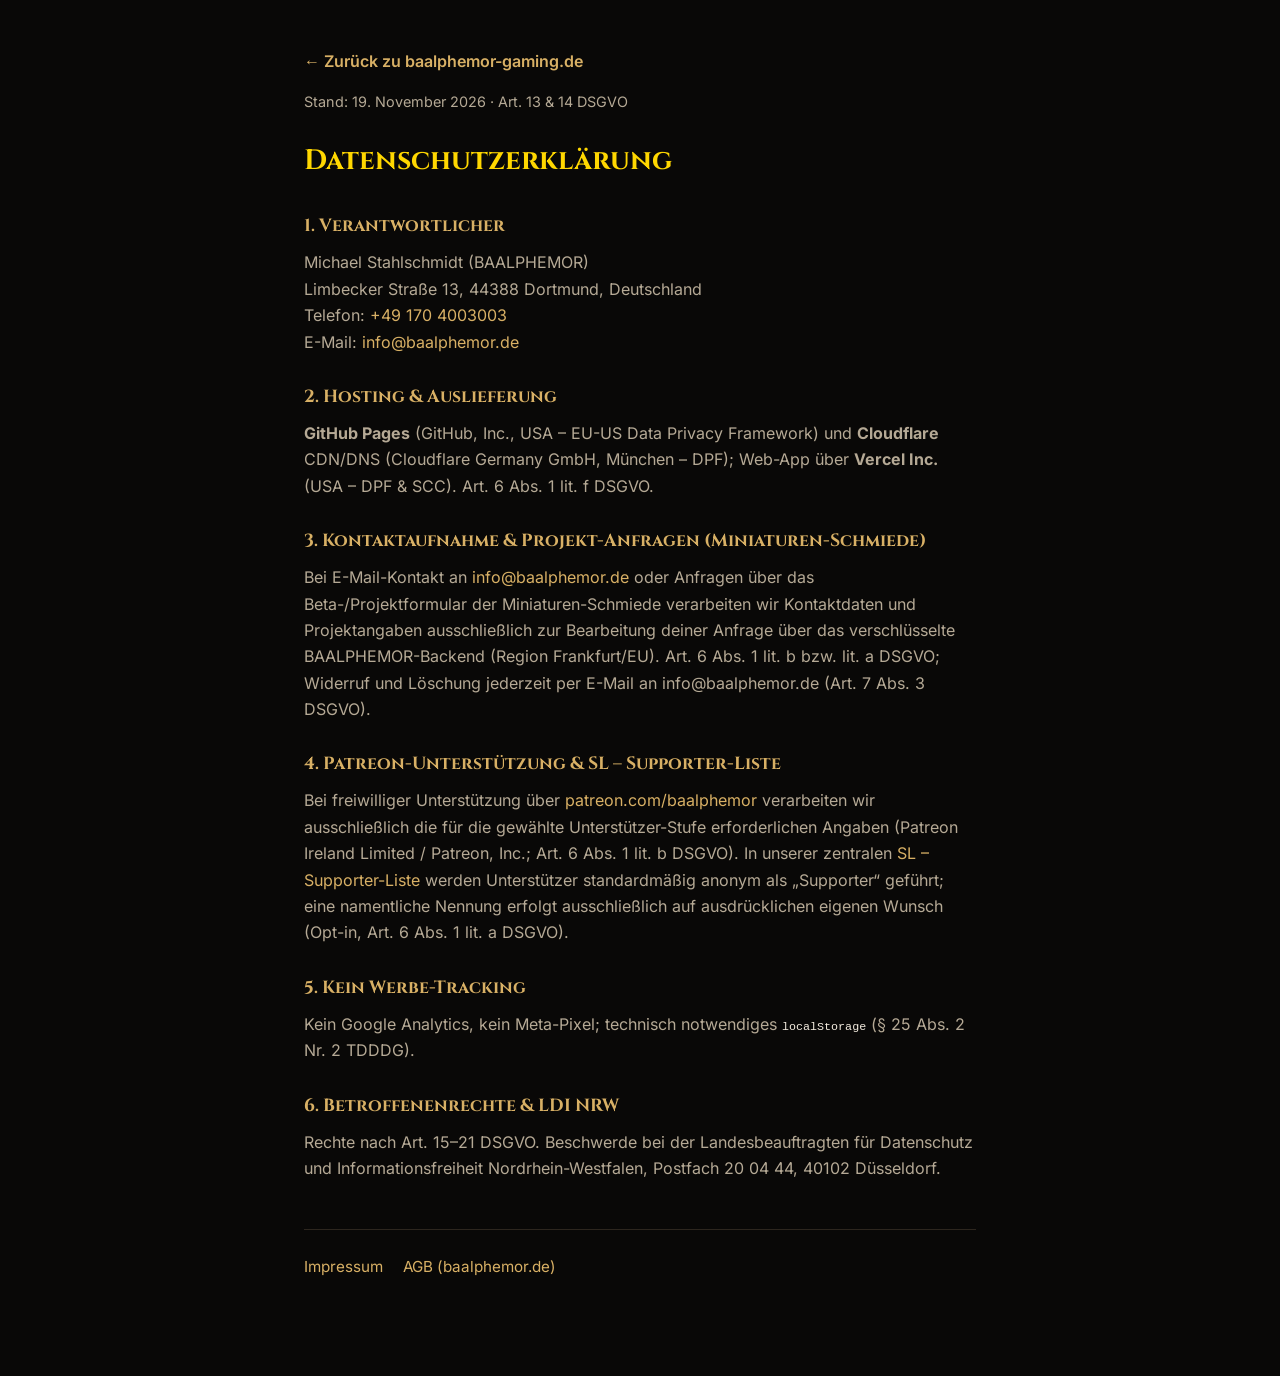
<file: datenschutz/index.html>
<!DOCTYPE html>
<html lang="de">
<head>
  <meta charset="UTF-8">
  <meta name="viewport" content="width=device-width, initial-scale=1.0">
  <title>Datenschutzerklärung — BAALPHEMOR GAMING</title>
  <meta name="robots" content="noindex">
  <link rel="icon" type="image/png" href="../assets/balphemor_shield.png">
  <link rel="stylesheet" href="../style.css?v=20261027_legal">
  <style>
    .legal-static { max-width: 720px; margin: 0 auto; padding: 48px 24px 96px; }
    .legal-static h1 { font-family: var(--font-cinzel); color: var(--gold-bright); font-size: 1.75rem; margin: 1.5rem 0 0.5rem; }
    .legal-static h2 { font-family: var(--font-cinzel); color: var(--gold); font-size: 1.1rem; margin: 1.75rem 0 0.5rem; }
    .legal-static p { color: var(--text-muted); margin-bottom: 0.75rem; }
    .legal-back { display: inline-block; margin-bottom: 1rem; font-weight: 600; }
    .legal-stand { font-size: 0.9rem; color: var(--text-dim); }
    .legal-footer-links { margin-top: 3rem; padding-top: 1.5rem; border-top: 1px solid var(--border-iron); font-size: 0.95rem; }
    .legal-footer-links a { margin-right: 1rem; }
    code { font-size: 0.9em; color: var(--text-primary); }
  </style>
  <link rel="stylesheet" href="../assets/fonts/fonts.css">
</head>
<body>
  <main class="legal-static">
    <a class="legal-back" href="../">← Zurück zu baalphemor-gaming.de</a>
    <p class="legal-stand">Stand: 19. November 2026 · Art. 13 &amp; 14 DSGVO</p>
    <h1>Datenschutzerklärung</h1>

    <h2>1. Verantwortlicher</h2>
    <p>
      Michael Stahlschmidt (BAALPHEMOR)<br>
      Limbecker Straße 13, 44388 Dortmund, Deutschland<br>
      Telefon: <a href="tel:+491704003003">+49 170 4003003</a><br>
      E-Mail: <a href="mailto:info@baalphemor.de">info@baalphemor.de</a>
    </p>

    <h2>2. Hosting &amp; Auslieferung</h2>
    <p>
      <strong>GitHub Pages</strong> (GitHub, Inc., USA – EU-US Data Privacy Framework) und <strong>Cloudflare</strong> CDN/DNS (Cloudflare Germany GmbH, München – DPF); Web-App über <strong>Vercel Inc.</strong> (USA – DPF &amp; SCC). Art. 6 Abs. 1 lit. f DSGVO.
    </p>

    <h2>3. Kontaktaufnahme &amp; Projekt-Anfragen (Miniaturen-Schmiede)</h2>
    <p>
      Bei E-Mail-Kontakt an <a href="mailto:info@baalphemor.de">info@baalphemor.de</a> oder Anfragen über das Beta-/Projektformular der Miniaturen-Schmiede verarbeiten wir Kontaktdaten und Projektangaben ausschließlich zur Bearbeitung deiner Anfrage über das verschlüsselte BAALPHEMOR-Backend (Region Frankfurt/EU). Art. 6 Abs. 1 lit. b bzw. lit. a DSGVO; Widerruf und Löschung jederzeit per E-Mail an info@baalphemor.de (Art. 7 Abs. 3 DSGVO).
    </p>

    <h2>4. Patreon-Unterstützung &amp; SL – Supporter-Liste</h2>
    <p>
      Bei freiwilliger Unterstützung über <a href="https://www.patreon.com/baalphemor" target="_blank" rel="noopener noreferrer">patreon.com/baalphemor</a> verarbeiten wir ausschließlich die für die gewählte Unterstützer-Stufe erforderlichen Angaben (Patreon Ireland Limited / Patreon, Inc.; Art. 6 Abs. 1 lit. b DSGVO). In unserer zentralen <a href="https://www.baalphemor.de/supporter-liste/" target="_blank" rel="noopener noreferrer">SL – Supporter-Liste</a> werden Unterstützer standardmäßig anonym als „Supporter“ geführt; eine namentliche Nennung erfolgt ausschließlich auf ausdrücklichen eigenen Wunsch (Opt-in, Art. 6 Abs. 1 lit. a DSGVO).
    </p>

    <h2>5. Kein Werbe-Tracking</h2>
    <p>
      Kein Google Analytics, kein Meta-Pixel; technisch notwendiges <code>localStorage</code> (§ 25 Abs. 2 Nr. 2 TDDDG).
    </p>

    <h2>6. Betroffenenrechte & LDI NRW</h2>
    <p>
      Rechte nach Art. 15–21 DSGVO. Beschwerde bei der Landesbeauftragten für Datenschutz und Informationsfreiheit Nordrhein-Westfalen, Postfach 20 04 44, 40102 Düsseldorf.
    </p>

    <nav class="legal-footer-links" aria-label="Weitere Rechtstexte">
      <a href="../impressum/">Impressum</a>
      <a href="https://www.baalphemor.de/agb/" target="_blank" rel="noopener noreferrer">AGB (baalphemor.de)</a>
    </nav>
  </main>
</body>
</html>
</file>
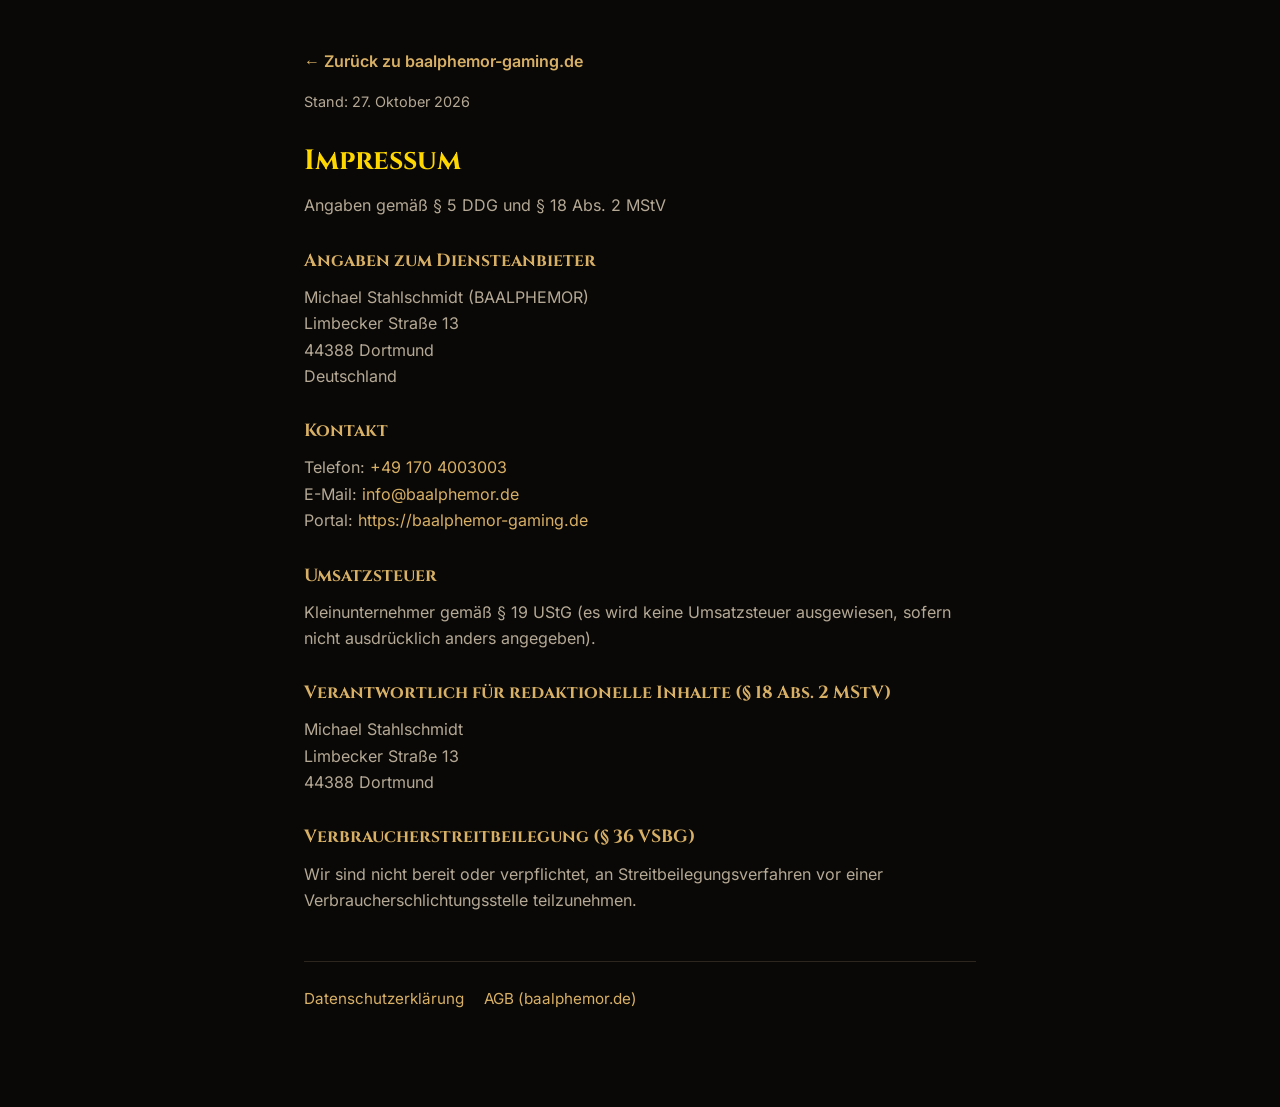
<file: impressum/index.html>
<!DOCTYPE html>
<html lang="de">
<head>
  <meta charset="UTF-8">
  <meta name="viewport" content="width=device-width, initial-scale=1.0">
  <title>Impressum — BAALPHEMOR GAMING</title>
  <meta name="robots" content="noindex">
  <link rel="icon" type="image/png" href="../assets/balphemor_shield.png">
  <link rel="stylesheet" href="../style.css?v=20261027_legal">
  <style>
    .legal-static { max-width: 720px; margin: 0 auto; padding: 48px 24px 96px; }
    .legal-static h1 { font-family: var(--font-cinzel); color: var(--gold-bright); font-size: 1.75rem; margin: 1.5rem 0 0.5rem; }
    .legal-static h2 { font-family: var(--font-cinzel); color: var(--gold); font-size: 1.1rem; margin: 1.75rem 0 0.5rem; }
    .legal-static p { color: var(--text-muted); margin-bottom: 0.75rem; }
    .legal-back { display: inline-block; margin-bottom: 1rem; font-weight: 600; }
    .legal-stand { font-size: 0.9rem; color: var(--text-dim); }
    .legal-footer-links { margin-top: 3rem; padding-top: 1.5rem; border-top: 1px solid var(--border-iron); font-size: 0.95rem; }
    .legal-footer-links a { margin-right: 1rem; }
  </style>
  <link rel="stylesheet" href="../assets/fonts/fonts.css">
</head>
<body>
  <main class="legal-static">
    <a class="legal-back" href="../">← Zurück zu baalphemor-gaming.de</a>
    <p class="legal-stand">Stand: 27. Oktober 2026</p>
    <h1>Impressum</h1>
    <p>Angaben gemäß § 5 DDG und § 18 Abs. 2 MStV</p>

    <h2>Angaben zum Diensteanbieter</h2>
    <p>
      Michael Stahlschmidt (BAALPHEMOR)<br>
      Limbecker Straße 13<br>
      44388 Dortmund<br>
      Deutschland
    </p>

    <h2>Kontakt</h2>
    <p>
      Telefon: <a href="tel:+491704003003">+49 170 4003003</a><br>
      E-Mail: <a href="mailto:info@baalphemor.de">info@baalphemor.de</a><br>
      Portal: <a href="https://baalphemor-gaming.de">https://baalphemor-gaming.de</a>
    </p>

    <h2>Umsatzsteuer</h2>
    <p>
      Kleinunternehmer gemäß § 19 UStG (es wird keine Umsatzsteuer ausgewiesen, sofern nicht ausdrücklich anders angegeben).
    </p>

    <h2>Verantwortlich für redaktionelle Inhalte (§ 18 Abs. 2 MStV)</h2>
    <p>
      Michael Stahlschmidt<br>
      Limbecker Straße 13<br>
      44388 Dortmund
    </p>

    <h2>Verbraucherstreitbeilegung (§ 36 VSBG)</h2>
    <p>
      Wir sind nicht bereit oder verpflichtet, an Streitbeilegungsverfahren vor einer Verbraucherschlichtungsstelle teilzunehmen.
    </p>

    <nav class="legal-footer-links" aria-label="Weitere Rechtstexte">
      <a href="../datenschutz/">Datenschutzerklärung</a>
      <a href="https://www.baalphemor.de/agb/" target="_blank" rel="noopener noreferrer">AGB (baalphemor.de)</a>
    </nav>
  </main>
</body>
</html>
</file>
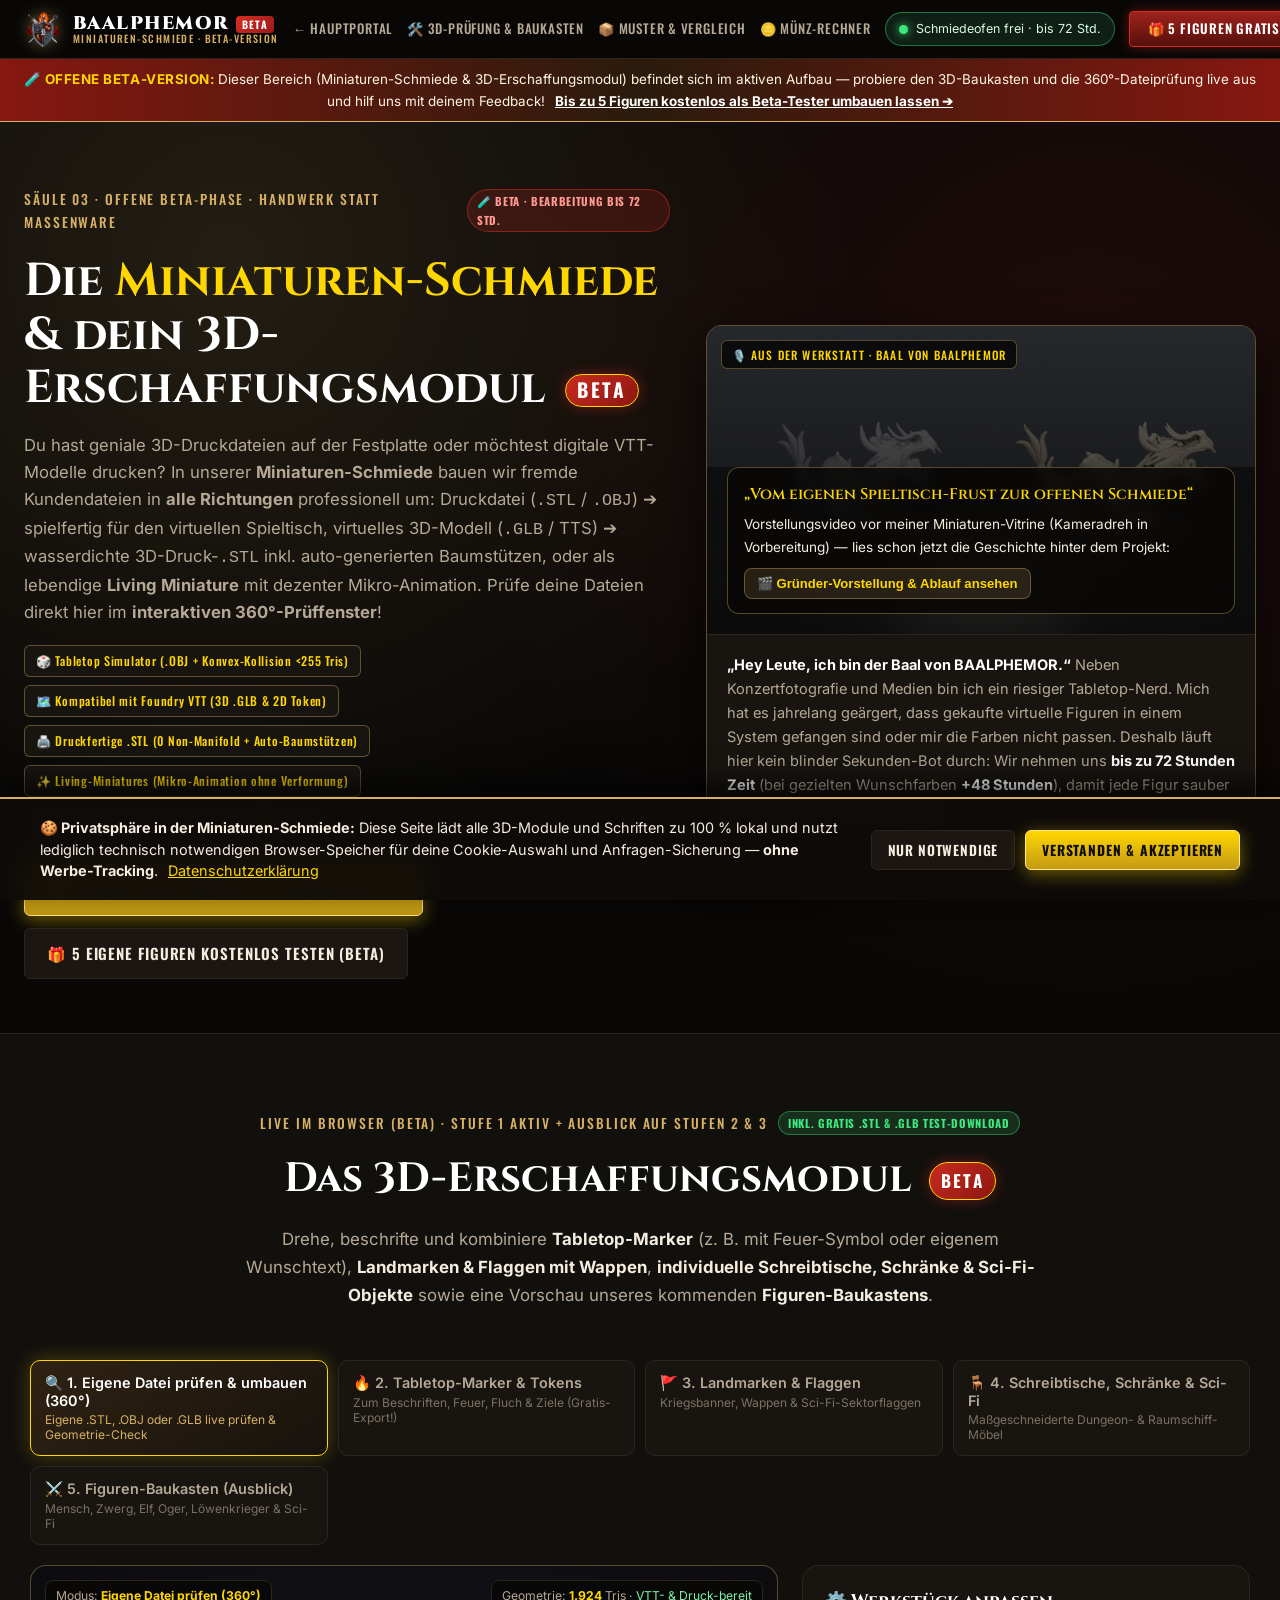
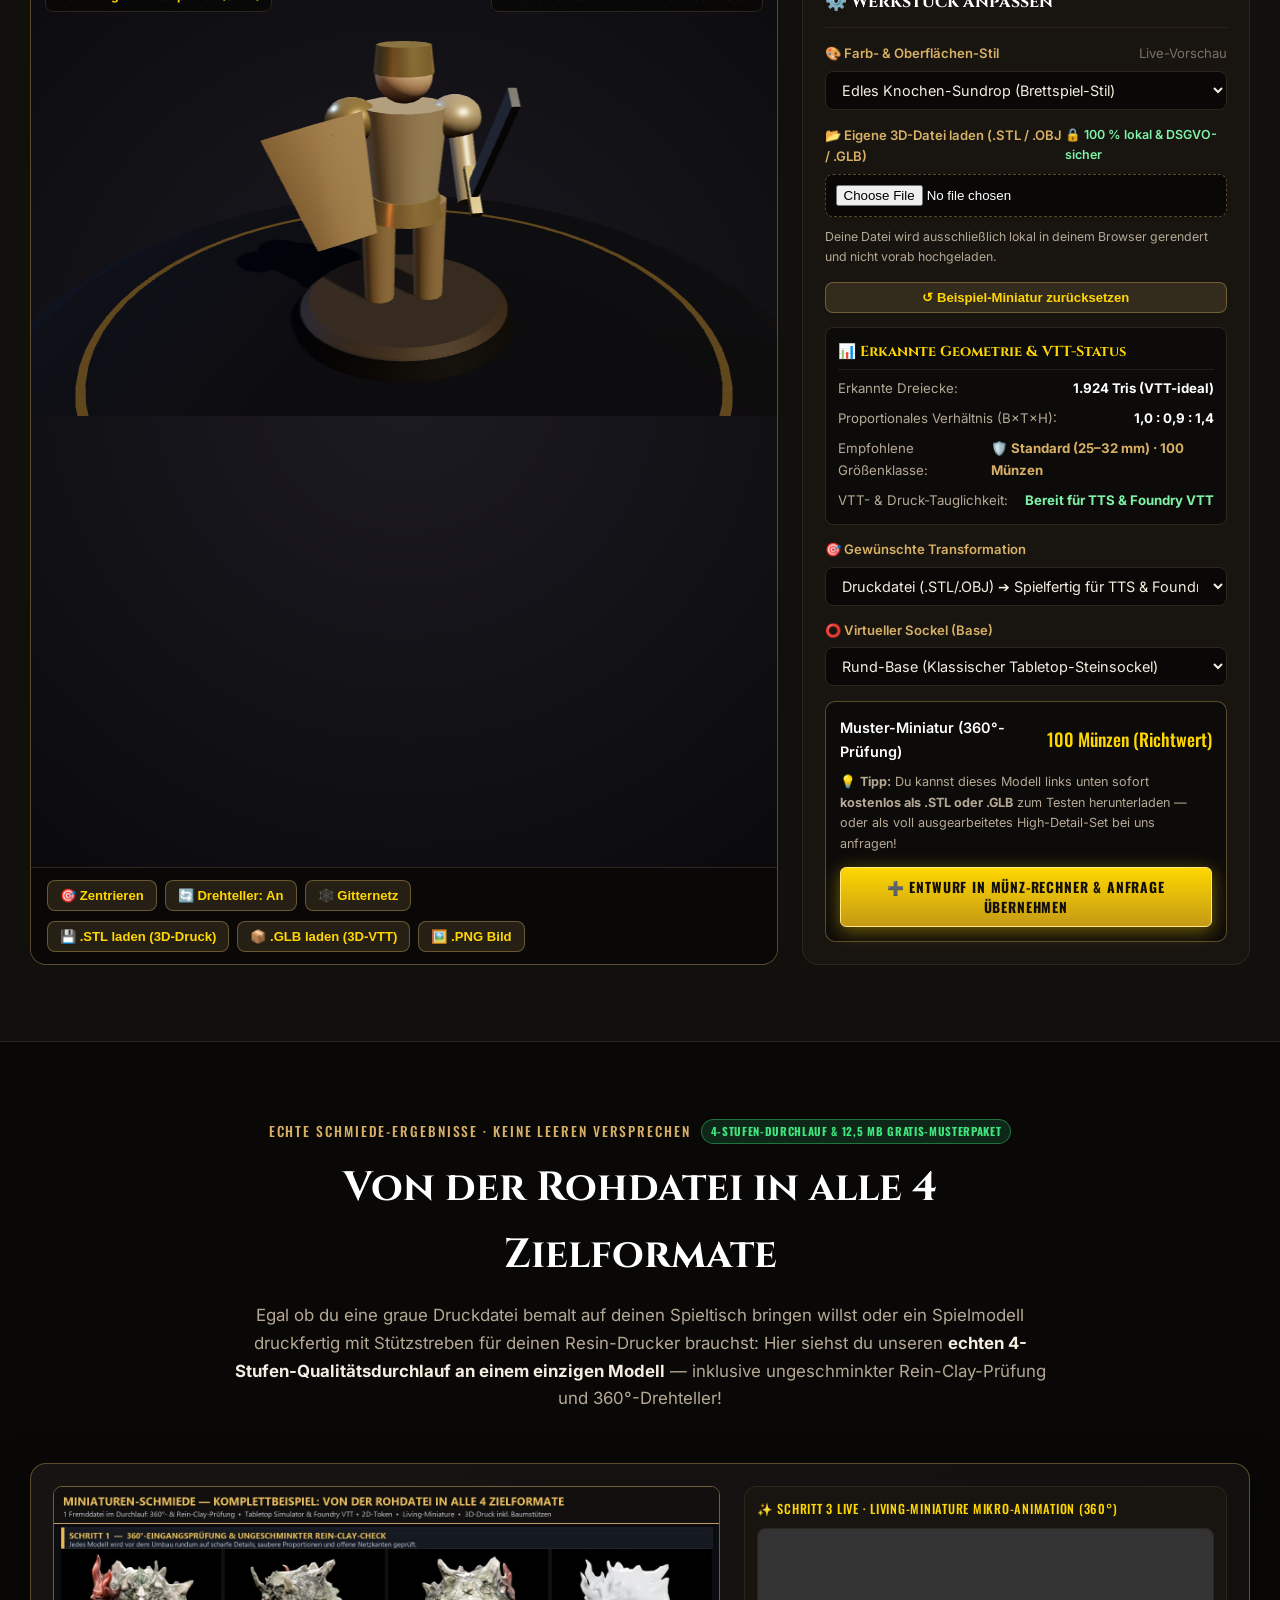
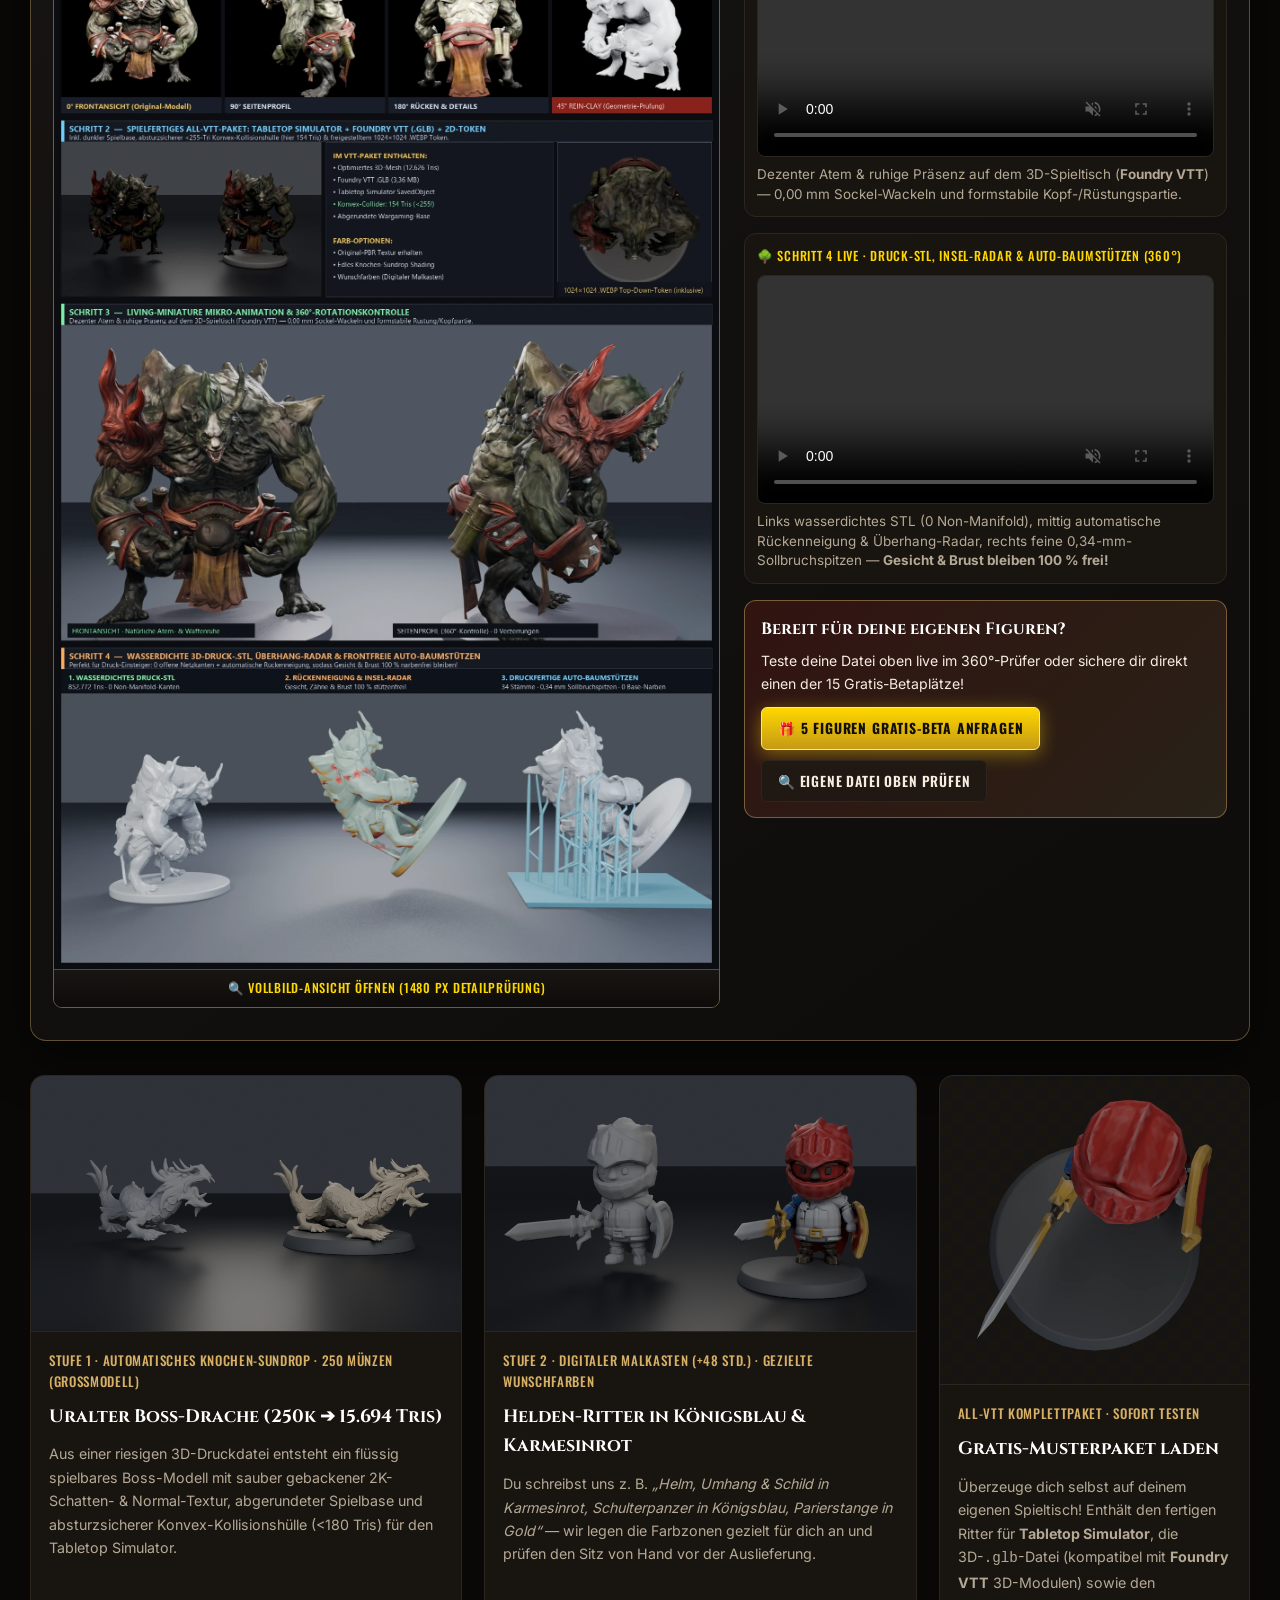
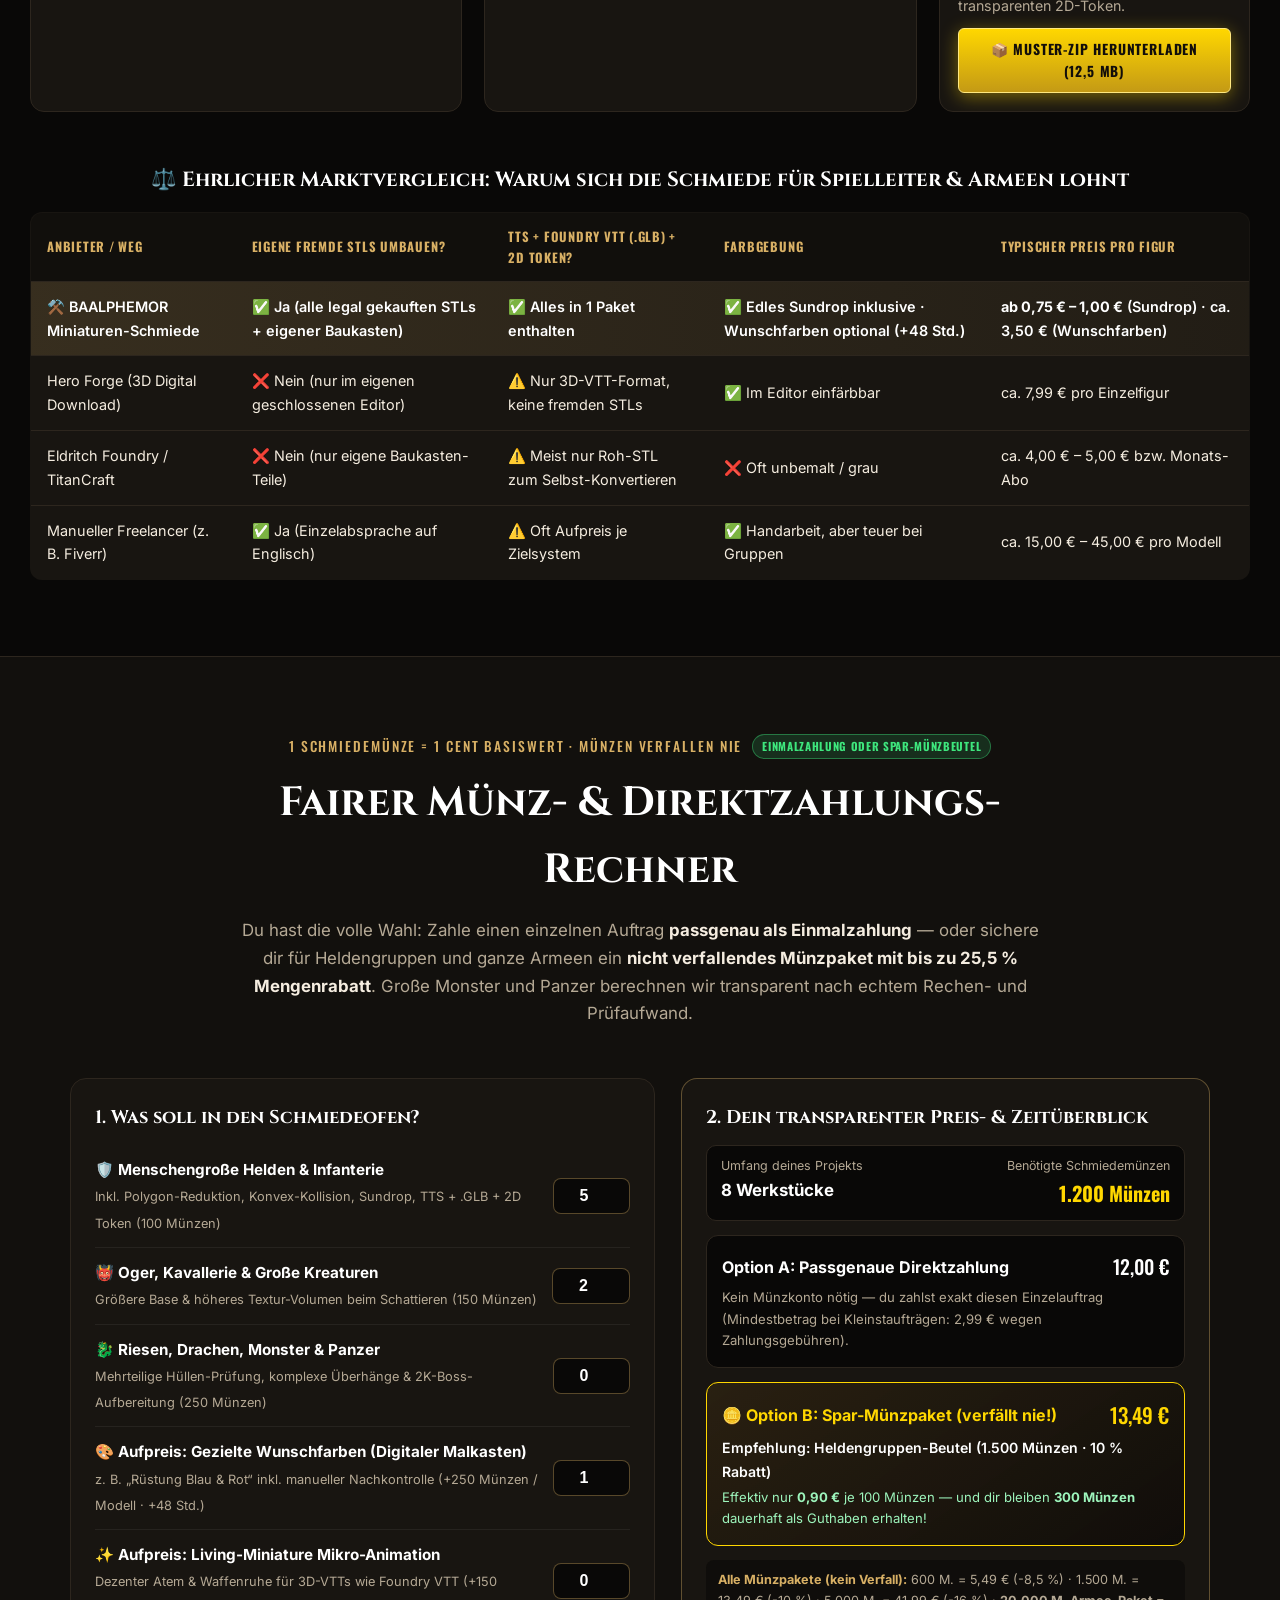
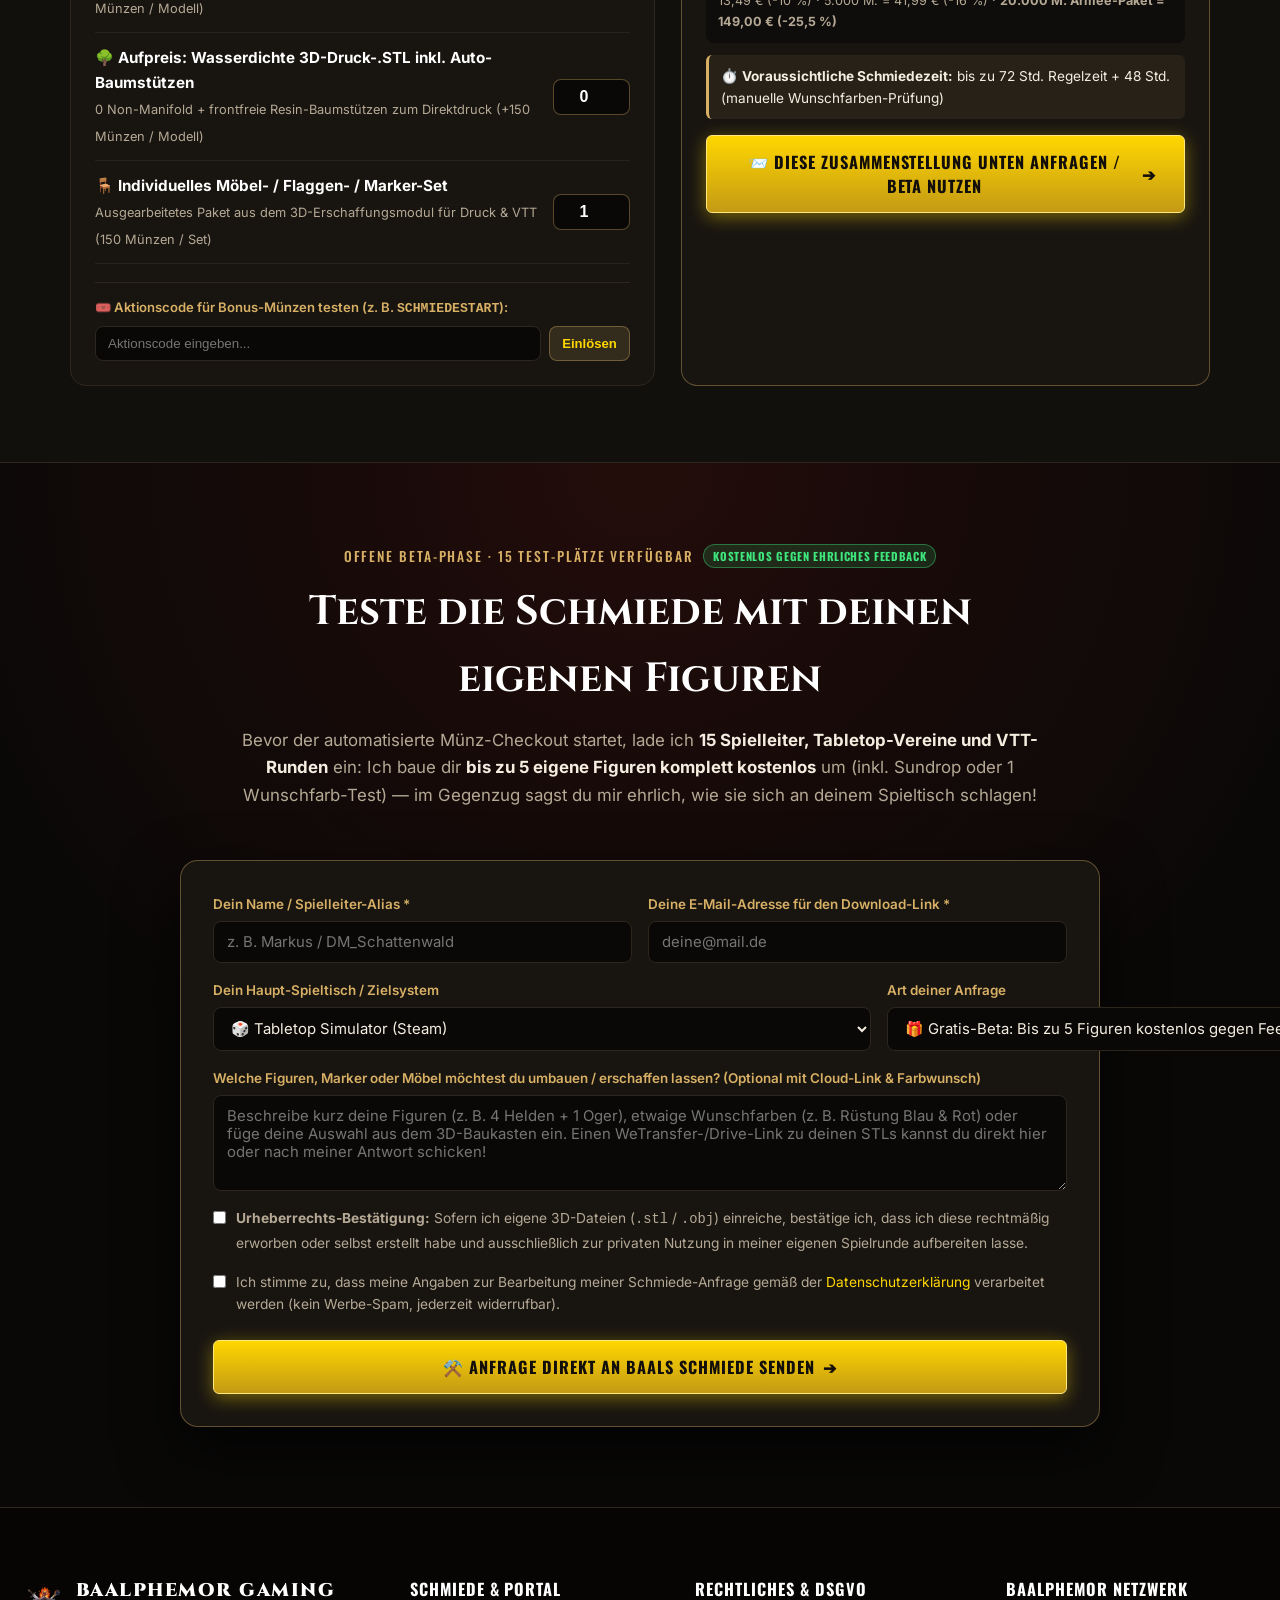
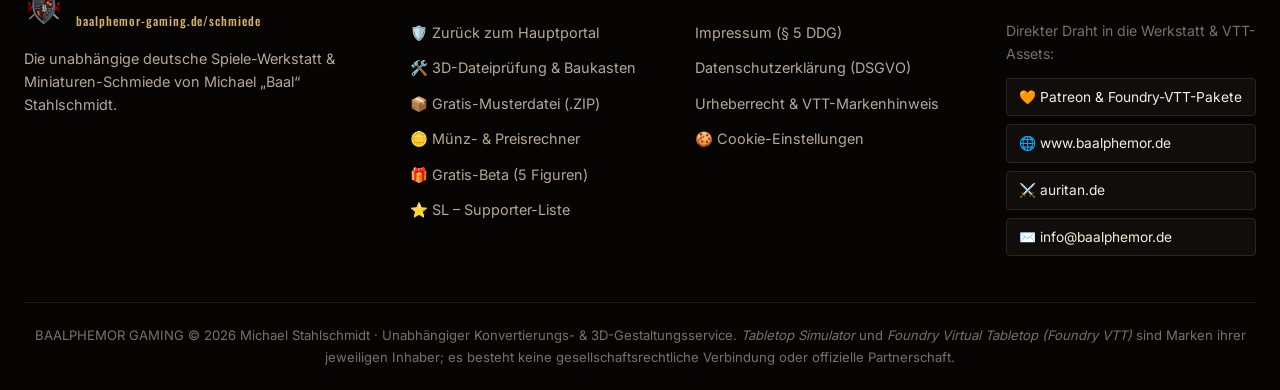
<file: schmiede/index.html>
<!DOCTYPE html>
<html lang="de">
<head>
  <meta charset="UTF-8">
  <meta name="viewport" content="width=device-width, initial-scale=1.0">
  <title>Miniaturen-Schmiede &amp; 3D-Baukasten | BAALPHEMOR GAMING</title>
  <meta name="description" content="Die Miniaturen-Schmiede von BAALPHEMOR GAMING: Kundendateien in alle Richtungen umbauen (3D-Druck ⇄ VTT), STL-Konverter, Digitaler Malkasten (Sundrop &amp; Wunschfarben), Living-Miniatures und interaktiver 3D-Baukasten für Marker, Wappen-Flaggen &amp; Möbel — kompatibel mit Tabletop Simulator &amp; Foundry VTT.">
  <meta name="keywords" content="BAALPHEMOR GAMING, Miniaturen-Schmiede, Miniaturen Schmiede, STL zu Tabletop Simulator, Foundry VTT 3D Token, Tabletop Marker erstellen, 3D Schreibtisch Tabletop, Digitaler Malkasten Miniaturen, Living Miniature">

  <!-- Open Graph / Meta -->
  <meta property="og:type" content="website">
  <meta property="og:url" content="https://baalphemor-gaming.de/schmiede/">
  <meta property="og:title" content="Miniaturen-Schmiede &amp; 3D-Erschaffungsmodul — BAALPHEMOR GAMING">
  <meta property="og:description" content="Fremde Kundendateien in alle Richtungen umbauen (Druck ⇄ VTT), Living-Miniatures, edles Sundrop Shading + 360°-Prüfung &amp; Live-3D-Baukasten.">
  <meta property="og:image" content="https://baalphemor-gaming.de/assets/schmiede/drache_vorher_nachher.png">

  <link rel="icon" type="image/png" href="../assets/balphemor_shield.png">
  <link rel="stylesheet" href="../assets/fonts/fonts.css">
  <link rel="stylesheet" href="../style.css?v=20261113_ms2">
  <link rel="stylesheet" href="schmiede.css?v=20261113_ms2">

  <!-- 100 % Lokale Three.js ES-Module (DSGVO-konform ohne Drittanbieter-CDNs) -->
  <script type="importmap">
    {
      "imports": {
        "three": "../assets/vendor/three/three.module.min.js",
        "three/addons/": "../assets/vendor/three/addons/"
      }
    }
  </script>
</head>
<body class="forge-page">

  <!-- ========================================================
       STICKY HEADER MIT AUSLASTUNGS-AMPEL
       ======================================================== -->
  <header class="site-header">
    <div class="nav-container">
      <a href="../" class="brand-logo" title="Zurück zur BAALPHEMOR GAMING Hauptseite">
        <img src="../assets/balphemor_shield.png" alt="BAALPHEMOR Schild" class="brand-shield-nav">
        <div class="brand-text-wrap">
          <span class="brand-title-main">BAALPHEMOR <span class="badge-beta-live">BETA</span></span>
          <span class="brand-title-sub">MINIATUREN-SCHMIEDE · BETA-VERSION</span>
        </div>
      </a>

      <nav class="nav-links" id="desktop-nav">
        <a href="../">← Hauptportal</a>
        <a href="#erschaffung">🛠️ 3D-Prüfung &amp; Baukasten</a>
        <a href="#gratis-muster">📦 Muster &amp; Vergleich</a>
        <a href="#preisrechner">🪙 Münz-Rechner</a>
        <span class="oven-status-badge" title="Persönlich geprüfte Bearbeitung durch Baal von BAALPHEMOR">
          <span class="oven-dot"></span>
          <span>Schmiedeofen frei · bis 72 Std.</span>
        </span>
        <a href="#beta-test" class="nav-btn-highlight">🎁 5 Figuren Gratis-Beta</a>
      </nav>

      <button class="mobile-menu-toggle" id="mobile-menu-btn" aria-label="Menü öffnen">
        <span></span><span></span><span></span>
      </button>
    </div>
  </header>

  <!-- Mobile Drawer -->
  <div class="mobile-drawer" id="mobile-drawer">
    <nav class="mobile-nav-links">
      <a href="../" class="mobile-link">← Zurück zum BAALPHEMOR GAMING Hauptportal</a>
      <a href="#gruender" class="mobile-link">🎙️ Warum es die Schmiede gibt (Baal)</a>
      <a href="#erschaffung" class="mobile-link balphemor-special">🛠️ 3D-Dateiprüfung &amp; Baukasten (Live)</a>
      <a href="#gratis-muster" class="mobile-link">📦 Vorher/Nachher &amp; Gratis-Musterdatei</a>
      <a href="#preisrechner" class="mobile-link">🪙 Münz- &amp; Direktzahlungs-Rechner</a>
      <a href="#beta-test" class="btn-primary mobile-link" style="text-align:center; margin-top:12px;">🎁 Jetzt für 5 Gratis-Figuren bewerben</a>
    </nav>
  </div>

  <main>
    <!-- Durchgängiges Beta-Hinweisbanner für diesen Seitenbereich -->
    <div class="forge-beta-ribbon" role="status">
      🧪 <strong>OFFENE BETA-VERSION:</strong> Dieser Bereich (Miniaturen-Schmiede &amp; 3D-Erschaffungsmodul) befindet sich im aktiven Aufbau — probiere den 3D-Baukasten und die 360°-Dateiprüfung live aus und hilf uns mit deinem Feedback!
      <a href="#beta-test">Bis zu 5 Figuren kostenlos als Beta-Tester umbauen lassen ➔</a>
    </div>

    <!-- ========================================================
         1. HERO & GRÜNDER-VITRINE ("BAAL VOR DER VITRINE")
         ======================================================== -->
    <section class="forge-hero" id="gruender">
      <div class="forge-hero-grid">
        <div>
          <div class="section-kicker-row">
            <span class="section-kicker">SÄULE 03 · OFFENE BETA-PHASE · HANDWERK STATT MASSENWARE</span>
            <span class="status-pill-active pill-beta-glow">🧪 BETA · Bearbeitung bis 72 Std.</span>
          </div>

          <h1>
            Die <span class="text-gold">Miniaturen-Schmiede</span> &amp; dein 3D-Erschaffungsmodul <span class="badge-beta-section">BETA</span>
          </h1>

          <p class="forge-hero-lead">
            Du hast geniale 3D-Druckdateien auf der Festplatte oder möchtest digitale VTT-Modelle drucken? In unserer <strong>Miniaturen-Schmiede</strong> bauen wir fremde Kundendateien in <strong>alle Richtungen</strong> professionell um: 
            Druckdatei (<code>.STL</code> / <code>.OBJ</code>) ➔ spielfertig für den virtuellen Spieltisch, 
            virtuelles 3D-Modell (<code>.GLB</code> / TTS) ➔ wasserdichte 3D-Druck-<code>.STL</code> inkl. auto-generierten Baumstützen, 
            oder als lebendige <strong>Living Miniature</strong> mit dezenter Mikro-Animation. 
            Prüfe deine Dateien direkt hier im <strong>interaktiven 360°-Prüffenster</strong>!
          </p>

          <div class="vtt-compat-strip" aria-label="Unterstützte Spieltische und Transformationen">
            <span class="vtt-chip">🎲 Tabletop Simulator (.OBJ + Konvex-Kollision &lt;255 Tris)</span>
            <span class="vtt-chip">🗺️ Kompatibel mit Foundry VTT (3D .GLB &amp; 2D Token)</span>
            <span class="vtt-chip">🖨️ Druckfertige .STL (0 Non-Manifold + Auto-Baumstützen)</span>
            <span class="vtt-chip">✨ Living-Miniatures (Mikro-Animation ohne Verformung)</span>
            <span class="vtt-chip">🔍 360°-Echtzeitprüfung im Browser (DSGVO-lokal)</span>
          </div>

          <div class="forge-home-actions">
            <a href="#erschaffung" class="btn-primary">
              <span>🔍 Eigene Datei prüfen &amp; 3D-Baukasten</span>
              <span class="btn-arrow">➔</span>
            </a>
            <a href="#beta-test" class="btn-secondary">
              <span>🎁 5 eigene Figuren kostenlos testen (Beta)</span>
            </a>
          </div>
        </div>

        <!-- Gründer-Karte: Baal vor seiner echten Miniaturen-Vitrine -->
        <aside class="founder-video-card" aria-label="Vorstellung durch Gründer Baal von BAALPHEMOR">
          <div class="founder-video-stage">
            <span class="founder-video-badge">🎙️ AUS DER WERKSTATT · BAAL VON BAALPHEMOR</span>
            <div style="background: rgba(9, 8, 7, 0.84); border: 1px solid var(--border-gold); border-radius: 12px; padding: 14px 16px; backdrop-filter: blur(6px);">
              <p style="font-family: var(--font-cinzel); color: var(--gold-bright); font-size: 0.96rem; margin-bottom: 6px;">
                „Vom eigenen Spieltisch-Frust zur offenen Schmiede“
              </p>
              <p style="font-size: 0.85rem; color: var(--text-primary); margin-bottom: 10px;">
                Vorstellungsvideo vor meiner Miniaturen-Vitrine (Kameradreh in Vorbereitung) — lies schon jetzt die Geschichte hinter dem Projekt:
              </p>
              <button type="button" class="btn-tool-action modal-trigger" data-modal="modal-founder-story" id="btn-open-video-preview">
                🎬 Gründer-Vorstellung &amp; Ablauf ansehen
              </button>
            </div>
          </div>
          <div class="founder-quote-box">
            <strong>„Hey Leute, ich bin der Baal von BAALPHEMOR.“</strong> Neben Konzertfotografie und Medien bin ich ein riesiger Tabletop-Nerd. Mich hat es jahrelang geärgert, dass gekaufte virtuelle Figuren in einem System gefangen sind oder mir die Farben nicht passen. Deshalb läuft hier kein blinder Sekunden-Bot durch: Wir nehmen uns <strong>bis zu 72 Stunden Zeit</strong> (bei gezielten Wunschfarben <strong>+48 Stunden</strong>), damit jede Figur sauber geprüft auf deinem Tisch steht.
          </div>
        </aside>
      </div>
    </section>

    <!-- ========================================================
         2. AUSGEARBEITETES 3D-ERSCHAFFUNGSMODUL (LIVE WEBGL STUDIO)
         ======================================================== -->
    <section class="creator-section" id="erschaffung">
      <div class="section-container">
        <div class="section-header">
          <div class="section-kicker-row">
            <span class="section-kicker">LIVE IM BROWSER (BETA) · STUFE 1 AKTIV + AUSBLICK AUF STUFEN 2 &amp; 3</span>
            <span class="status-pill-active">Inkl. Gratis .STL &amp; .GLB Test-Download</span>
          </div>
          <h2>Das 3D-Erschaffungsmodul <span class="badge-beta-section">BETA</span></h2>
          <p class="section-lead">
            Drehe, beschrifte und kombiniere <strong>Tabletop-Marker</strong> (z. B. mit Feuer-Symbol oder eigenem Wunschtext), <strong>Landmarken &amp; Flaggen mit Wappen</strong>, <strong>individuelle Schreibtische, Schränke &amp; Sci-Fi-Objekte</strong> sowie eine Vorschau unseres kommenden <strong>Figuren-Baukastens</strong>.
          </p>
        </div>

        <!-- 5 Modul-Reiter -->
        <div class="creator-tabs-bar" role="tablist" aria-label="Kategorien im 3D-Erschaffungsmodul">
          <button type="button" class="creator-tab-btn is-active" role="tab" aria-selected="true" data-tab="kundendatei">
            <span>🔍 1. Eigene Datei prüfen &amp; umbauen (360°)</span>
            <span class="tab-sub">Eigene .STL, .OBJ oder .GLB live prüfen &amp; Geometrie-Check</span>
          </button>
          <button type="button" class="creator-tab-btn" role="tab" aria-selected="false" data-tab="marker">
            <span>🔥 2. Tabletop-Marker &amp; Tokens</span>
            <span class="tab-sub">Zum Beschriften, Feuer, Fluch &amp; Ziele (Gratis-Export!)</span>
          </button>
          <button type="button" class="creator-tab-btn" role="tab" aria-selected="false" data-tab="flagge">
            <span>🚩 3. Landmarken &amp; Flaggen</span>
            <span class="tab-sub">Kriegsbanner, Wappen &amp; Sci-Fi-Sektorflaggen</span>
          </button>
          <button type="button" class="creator-tab-btn" role="tab" aria-selected="false" data-tab="moebel">
            <span>🪑 4. Schreibtische, Schränke &amp; Sci-Fi</span>
            <span class="tab-sub">Maßgeschneiderte Dungeon- &amp; Raumschiff-Möbel</span>
          </button>
          <button type="button" class="creator-tab-btn" role="tab" aria-selected="false" data-tab="figur">
            <span>⚔️ 5. Figuren-Baukasten (Ausblick)</span>
            <span class="tab-sub">Mensch, Zwerg, Elf, Oger, Löwenkrieger &amp; Sci-Fi</span>
          </button>
        </div>

        <!-- 3D-Werkbank -->
        <div class="creator-workbench">
          <!-- Linke Seite: Interaktiver 360° 3D-Spieltisch -->
          <div class="creator-viewport-wrap">
            <div class="viewport-hud-top">
              <div class="hud-pill">
                Modus: <strong id="hud-active-mode">Eigene Datei prüfen (360°)</strong>
              </div>
              <div class="hud-pill">
                Geometrie: <strong id="hud-tri-count">—</strong> Tris · <span style="color:#7ef2a6;">VTT- &amp; Druck-bereit</span>
              </div>
            </div>

            <canvas id="forge-3d-canvas" aria-label="Interaktive 3D-Vorschau der Miniaturen-Schmiede"></canvas>

            <div class="viewport-toolbar-bottom">
              <div class="export-btn-group">
                <button type="button" class="btn-tool-action" id="btn-cam-reset" title="Kamera zurücksetzen">🎯 Zentrieren</button>
                <button type="button" class="btn-tool-action" id="btn-toggle-spin" title="Automatische Drehung umschalten">🔄 Drehteller: An</button>
                <button type="button" class="btn-tool-action" id="btn-toggle-wire" title="Polygon-Gitternetz prüfen">🕸️ Gitternetz</button>
              </div>
              <div class="export-btn-group">
                <button type="button" class="btn-tool-action" id="btn-export-stl" title="Aktuelles 3D-Modell kostenlos als druckbare .STL herunterladen">
                  💾 .STL laden (3D-Druck)
                </button>
                <button type="button" class="btn-tool-action" id="btn-export-glb" title="Aktuelles 3D-Modell als .GLB für Foundry VTT (3D) &amp; Blender herunterladen">
                  📦 .GLB laden (3D-VTT)
                </button>
                <button type="button" class="btn-tool-action" id="btn-export-png" title="2D-Vorschau als PNG speichern">
                  🖼️ .PNG Bild
                </button>
              </div>
            </div>
          </div>

          <!-- Rechte Seite: Parameter-Steuerung -->
          <div class="creator-controls-panel">
            <h3 style="font-family: var(--font-cinzel); color: #fff; font-size: 1.12rem; border-bottom: 1px solid var(--border-iron); padding-bottom: 10px;">
              ⚙️ Werkstück anpassen
            </h3>

            <!-- Gemeinsame Farb- & Materialwahl -->
            <div class="control-group">
              <label for="ctrl-color-scheme">
                <span>🎨 Farb- &amp; Oberflächen-Stil</span>
                <span style="color: var(--text-dim); font-weight: 400;">Live-Vorschau</span>
              </label>
              <select id="ctrl-color-scheme">
                <option value="original_tex">Original-Textur behalten (bei .GLB)</option>
                <option value="sundrop" selected>Edles Knochen-Sundrop (Brettspiel-Stil)</option>
                <option value="glutrot">Glutrot, Schmiedeeisen &amp; Messing</option>
                <option value="blau_rot">Königsblau, Karmesinrot &amp; Gold</option>
                <option value="eiche_eisen">Dunkle Eiche, Leder &amp; Eisenbeschlag</option>
                <option value="arkan_cyan">Sci-Fi Titanstahl &amp; Holo-Cyan</option>
                <option value="giftgruen">Seuchen-/Giftgrün &amp; Dunkelbronze</option>
                <option value="roh_grau">Unbemaltes Rein-Clay / Harz-Grau (Qualitäts-Check)</option>
              </select>
            </div>

            <!-- PANEL 0: KUNDENDATEI PRÜFEN & UMBAUEN (360°) -->
            <div id="panel-kundendatei" class="tab-control-stack" style="display:flex; flex-direction:column; gap:14px;">
              <div class="control-group">
                <label for="cust-file-input">
                  <span>📂 Eigene 3D-Datei laden (.STL / .OBJ / .GLB)</span>
                  <span style="color:#7ef2a6; font-weight:600; font-size:0.78rem;">🔒 100 % lokal &amp; DSGVO-sicher</span>
                </label>
                <input type="file" id="cust-file-input" accept=".stl,.obj,.glb,.gltf" style="background:var(--bg-deep); border:1px dashed var(--border-gold); padding:10px; border-radius:8px; color:#fff; width:100%; cursor:pointer;">
                <p style="font-size:0.77rem; color:var(--text-muted); margin:4px 0 0 0;">
                  Deine Datei wird ausschließlich lokal in deinem Browser gerendert und nicht vorab hochgeladen.
                </p>
              </div>

              <div style="display:flex; gap:8px;">
                <button type="button" class="btn-tool-action" id="btn-cust-reset-demo" style="flex:1;">
                  ↺ Beispiel-Miniatur zurücksetzen
                </button>
              </div>

              <!-- Geometrie- & VTT-Tauglichkeits-Anzeige -->
              <div class="cust-analysis-card" style="background:rgba(9,8,7,0.7); border:1px solid var(--border-iron); border-radius:8px; padding:12px; display:flex; flex-direction:column; gap:8px;">
                <div style="font-family:var(--font-cinzel); color:var(--gold-bright); font-size:0.9rem; font-weight:700; border-bottom:1px solid rgba(255,255,255,0.08); padding-bottom:6px;">
                  📊 Erkannte Geometrie &amp; VTT-Status
                </div>
                <div style="display:flex; justify-content:space-between; font-size:0.83rem;">
                  <span style="color:var(--text-muted);">Erkannte Dreiecke:</span>
                  <strong id="cust-tri-count" style="color:#fff;">15.694 Tris (VTT-ideal)</strong>
                </div>
                <div style="display:flex; justify-content:space-between; font-size:0.83rem;">
                  <span style="color:var(--text-muted);">Proportionales Verhältnis (B×T×H):</span>
                  <strong id="cust-dimensions" style="color:#fff;">1,0 : 0,9 : 1,4</strong>
                </div>
                <div style="display:flex; justify-content:space-between; font-size:0.83rem;">
                  <span style="color:var(--text-muted);">Empfohlene Größenklasse:</span>
                  <strong id="cust-size-class" style="color:var(--gold);">Standard (25–32 mm)</strong>
                </div>
                <div style="display:flex; justify-content:space-between; font-size:0.83rem;">
                  <span style="color:var(--text-muted);">VTT- &amp; Druck-Tauglichkeit:</span>
                  <strong id="cust-vtt-verdict" style="color:#7ef2a6;">Bereit für TTS &amp; Foundry VTT</strong>
                </div>
              </div>

              <div class="control-group">
                <label for="cust-target-transform">🎯 Gewünschte Transformation</label>
                <select id="cust-target-transform">
                  <option value="stl_to_vtt">Druckdatei (.STL/.OBJ) ➔ Spielfertig für TTS &amp; Foundry VTT (.GLB + 2D-Token)</option>
                  <option value="vtt_to_stl">VTT-Modell (.GLB/TTS) ➔ Wasserdichte 3D-Druck-.STL + Auto-Baumstützen</option>
                  <option value="living_mini">Living-Miniature Mikro-Animation (Atem &amp; Waffenruhe für 3D-VTT)</option>
                  <option value="recolor_sundrop">Farbveredelung: Knochen-Sundrop Shading</option>
                  <option value="custom_paint">Farbveredelung: Gezielte Wunschfarben (+48 Std.)</option>
                  <option value="full_package">Komplettpaket (Alle VTTs + Living Mini + 3D-Druck-STL mit Stützen)</option>
                </select>
              </div>

              <div class="control-group">
                <label for="cust-base-plate">⭕ Virtueller Sockel (Base)</label>
                <select id="cust-base-plate">
                  <option value="round_stone">Rund-Base (Klassischer Tabletop-Steinsockel)</option>
                  <option value="hex_slate">Hex-Base (Taktik- &amp; Auritan-Schieferplatte)</option>
                  <option value="none">Kein Sockel (Freistehendes Original)</option>
                </select>
              </div>
            </div>

            <!-- PANEL 1: TABLETOP-MARKER & TOKENS -->
            <div id="panel-marker" class="tab-control-stack" style="display:none; flex-direction:column; gap:14px;">
              <div class="control-group">
                <label for="marker-symbol">🔥 Marker-Aufsatz / Effekt-Symbol</label>
                <select id="marker-symbol">
                  <option value="fire">🔥 Feuer-Symbol / Brandherd (3D-Flamme)</option>
                  <option value="label_sign">🏷️ Freier Beschriftungs-Aufsteller (Spielleiter-Schild)</option>
                  <option value="skull">💀 Totenkopf / Fluch- &amp; Verwundungs-Marker</option>
                  <option value="obelisk">💎 Arkaner Missionsziel-Obelisk</option>
                  <option value="shield">🛡️ Wappenschild- &amp; Verteidigungs-Marker</option>
                  <option value="scifi_beacon">⚡ Sci-Fi Energie- &amp; Sektor-Bake</option>
                </select>
              </div>

              <div class="control-group">
                <label for="marker-base-shape">⭕ Sockel-Form (Base)</label>
                <select id="marker-base-shape">
                  <option value="round">Rund-Base (Klassisches Tabletop 25–50 mm)</option>
                  <option value="hex">Hex-Base (Taktik- &amp; Auritan-Raster)</option>
                  <option value="octagon">Schwerer Achteck-Steinsockel</option>
                </select>
              </div>

              <div class="control-group">
                <label for="marker-label-text">
                  <span>✍️ Freie Beschriftung (Live auf Plakette)</span>
                  <span style="color: var(--text-dim); font-weight: 400;">max. 18 Zeichen</span>
                </label>
                <input type="text" id="marker-label-text" maxlength="18" value="BRENNT" placeholder="z. B. BRENNT, ZIEL A, GIFT, WACHE...">
              </div>

              <div class="control-group">
                <label for="marker-size-mm">
                  <span>📏 Sockel-Größe</span>
                  <span id="val-marker-size">32 mm</span>
                </label>
                <input type="range" id="marker-size-mm" min="25" max="50" step="1" value="32">
              </div>
            </div>

            <!-- PANEL 2: LANDMARKEN & WAPPEN-FLAGGEN -->
            <div id="panel-flagge" class="tab-control-stack" style="display:none; flex-direction:column; gap:14px;">
              <div class="control-group">
                <label for="flag-style">🚩 Standarten- &amp; Flaggen-Bauform</label>
                <select id="flag-style">
                  <option value="cross_banner">Hängendes Kreuzbanner (Ritter &amp; Orden)</option>
                  <option value="war_standard">Wehende Kriegsflagge am Speerschaft</option>
                  <option value="scifi_holo">Sci-Fi Sektor- &amp; Laser-Holoflagge</option>
                </select>
              </div>

              <div class="control-group">
                <label for="flag-emblem">🦅 Wappen-Symbol im Zentrum</label>
                <select id="flag-emblem">
                  <option value="swords">⚔️ Gekreuzte Klingen &amp; Lorbeer</option>
                  <option value="lion">🦁 Gekröntes Löwenwappen</option>
                  <option value="skull_crown">💀 Inquisitions-Schädelkrone</option>
                  <option value="flame_chalice">🔥 Ewige Schmiedeflamme</option>
                  <option value="star_wing">🚀 Sci-Fi Flotten-Sternenemblem</option>
                  <option value="rune_shield">🛡️ Zwergische Schutzrune</option>
                </select>
              </div>

              <div class="control-group">
                <label for="flag-motto">
                  <span>📜 Spruchband / Regimentsname</span>
                  <span style="color: var(--text-dim); font-weight: 400;">max. 16 Zeichen</span>
                </label>
                <input type="text" id="flag-motto" maxlength="16" value="VORHUT I" placeholder="z. B. AURITAN, NORDWACHT, SEKTOR 7">
              </div>

              <div class="control-group">
                <label for="flag-wind">
                  <span>💨 Windbewegung im Fahnentuch</span>
                  <span id="val-flag-wind">45 %</span>
                </label>
                <input type="range" id="flag-wind" min="0" max="100" step="5" value="45">
              </div>
            </div>

            <!-- PANEL 3: SCHREIBTISCHE, SCHRÄNKE & SCI-FI-MÖBEL -->
            <div id="panel-moebel" class="tab-control-stack" style="display:none; flex-direction:column; gap:14px;">
              <div class="control-group">
                <label for="furn-type">🪑 Möbelstück / Raum-Objekt</label>
                <select id="furn-type">
                  <option value="scholar_desk">📜 Individueller Gelehrten- &amp; Alchemisten-Schreibtisch</option>
                  <option value="scifi_desk">🖥️ Sci-Fi Holo-Kommandotisch &amp; Brücke</option>
                  <option value="bookcase">📚 Großer Folianten- &amp; Bücherschrank</option>
                  <option value="wardrobe">🗄️ Massiver Rüstungs- &amp; Doppelschrank</option>
                  <option value="scifi_locker">🔋 Sci-Fi Waffen- &amp; Stase-Spind</option>
                </select>
              </div>

              <div class="control-group">
                <label for="furn-width">
                  <span>↔️ Individuelle Breite</span>
                  <span id="val-furn-width">100 %</span>
                </label>
                <input type="range" id="furn-width" min="70" max="160" step="5" value="100">
              </div>

              <div class="control-group">
                <label for="furn-height">
                  <span>↕️ Aufbau / Fachböden-Stufe</span>
                  <span id="val-furn-height">3 Ebenen</span>
                </label>
                <input type="range" id="furn-height" min="2" max="5" step="1" value="3">
              </div>

              <div class="control-group">
                <label for="furn-clutter">
                  <span>🕯️ Tisch- &amp; Schrank-Ausstattung (Bücher, Kerzen, Holo)</span>
                  <span id="val-furn-clutter">75 %</span>
                </label>
                <input type="range" id="furn-clutter" min="0" max="100" step="25" value="75">
              </div>
            </div>

            <!-- PANEL 4: FIGUREN-BAUKASTEN (VORSCHAU STUFEN 2 & 3) -->
            <div id="panel-figur" class="tab-control-stack" style="display:none; flex-direction:column; gap:14px;">
              <div class="control-group">
                <label for="char-body">🧬 Körperform / Volk (Eigene Schmiede-Archetypen)</label>
                <select id="char-body">
                  <option value="human">Menschlicher Recke / Söldner</option>
                  <option value="dwarf">Zwergen-Eisenwache (kompakt &amp; breit)</option>
                  <option value="elf">Elfen-Kundschafter (schlank &amp; hochgewachsen)</option>
                  <option value="ogre">Schwerer Oger-Brecher (Großkreatur)</option>
                  <option value="lionfolk">Löwenkopf-Krieger (Mähne &amp; Bestienhaupt)</option>
                  <option value="scifi_trooper">Sci-Fi Sturm-Gardist (Visierhelm &amp; Reaktor)</option>
                </select>
              </div>

              <div class="control-group">
                <label for="char-weapon">⚔️ Hauptwaffe (Rechte Hand)</label>
                <select id="char-weapon">
                  <option value="sword">Ritter-Breitschwert</option>
                  <option value="hammer">Schwerer Zweihand-Kriegshammer</option>
                  <option value="axe">Zwergische Bartaxt</option>
                  <option value="staff">Arkaner Kristallstab</option>
                  <option value="plasma_rifle">Sci-Fi Impuls- &amp; Plasmagewehr</option>
                </select>
              </div>

              <div class="control-group">
                <label for="char-offhand">🛡️ Nebenhand / Rücken-Ausrüstung</label>
                <select id="char-offhand">
                  <option value="shield">Schwerer Wappenschild</option>
                  <option value="torch">Brennende Dungeon-Fackel</option>
                  <option value="back_banner">Rücken-Standarte des Anführers</option>
                  <option value="none">Freie Kampfeinsatz-Hand</option>
                </select>
              </div>

              <div class="control-group">
                <label for="char-pose">🕺 Standpose auf dem Sockel</label>
                <select id="char-pose">
                  <option value="heroic">Heldenhafte Bereitschaft</option>
                  <option value="guard">Schildwall / Defensive Wache</option>
                  <option value="march">Vorstoß / Angriffsschritt</option>
                </select>
              </div>
            </div>

            <!-- Preis- & Übernahme-Box -->
            <div class="creator-price-tag-box">
              <div class="creator-price-row">
                <span id="creator-item-summary" style="color:#fff; font-weight:600;">Marker: Feuer-Symbol („BRENNT“)</span>
                <span class="creator-coin-val" id="creator-coin-cost">150 Münzen / Set</span>
              </div>
              <p id="creator-export-hint" style="font-size: 0.79rem; color: var(--text-muted); margin: 0;">
                💡 <strong>Tipp:</strong> Du kannst dieses Modell links unten sofort <strong>kostenlos als .STL oder .GLB</strong> zum Testen herunterladen — oder als voll ausgearbeitetes High-Detail-Set bei uns anfragen!
              </p>
              <button type="button" class="btn-primary btn-sm" id="btn-add-to-order" style="width:100%; justify-content:center; margin-top:4px;">
                <span>➕ Entwurf in Münz-Rechner &amp; Anfrage übernehmen</span>
              </button>
            </div>
          </div>
        </div>
      </div>
    </section>

    <!-- ========================================================
         3. VORHER/NACHHER VITRINE, GRATIS-MUSTER & MARKTVERGLEICH
         ======================================================== -->
    <section class="showcase-section" id="gratis-muster">
      <div class="section-container">
        <div class="section-header">
          <div class="section-kicker-row">
            <span class="section-kicker">ECHTE SCHMIEDE-ERGEBNISSE · KEINE LEEREN VERSPRECHEN</span>
            <span class="status-pill-active">4-Stufen-Durchlauf &amp; 12,5 MB Gratis-Musterpaket</span>
          </div>
          <h2>Von der Rohdatei in alle 4 Zielformate</h2>
          <p class="section-lead">
            Egal ob du eine graue Druckdatei bemalt auf deinen Spieltisch bringen willst oder ein Spielmodell druckfertig mit Stützstreben für deinen Resin-Drucker brauchst: Hier siehst du unseren <strong>echten 4-Stufen-Qualitätsdurchlauf an einem einzigen Modell</strong> — inklusive ungeschminkter Rein-Clay-Prüfung und 360°-Drehteller!
          </p>
        </div>

        <!-- Flaggschiff: 4-Stufen-Komplettbeispiel + 360° Live-Videos -->
        <div class="pipeline-showcase-shell" id="komplettbeispiel">
          <div class="pipeline-showcase-poster">
            <a href="#" class="forge-4stage-trigger modal-trigger" data-modal="modal-showcase-4stufen" title="In voller Originalauflösung vergrößern">
              <img src="../assets/schmiede/miniaturen_schmiede_4_stufen_showcase.webp" alt="4-Stufen-Komplettbeispiel der Miniaturen-Schmiede: 360-Grad Rein-Clay Prüfung, Tabletop Simulator und Foundry VTT Paket inklusive 2D-Token, Living-Miniature Animation und wasserdichter 3D-Druck mit Auto-Baumstützen" loading="lazy">
              <span class="forge-zoom-pill">🔍 Vollbild-Ansicht öffnen (1480 px Detailprüfung)</span>
            </a>
          </div>

          <div class="pipeline-showcase-side">
            <div class="pipeline-video-card">
              <div class="pipeline-video-tag">✨ SCHRITT 3 LIVE · LIVING-MINIATURE MIKRO-ANIMATION (360°)</div>
              <video src="../assets/schmiede/warrok_living_360_hp.mp4" autoplay muted loop playsinline controls preload="metadata"></video>
              <p>Dezenter Atem &amp; ruhige Präsenz auf dem 3D-Spieltisch (<strong>Foundry VTT</strong>) — 0,00 mm Sockel-Wackeln und formstabile Kopf-/Rüstungspartie.</p>
            </div>

            <div class="pipeline-video-card">
              <div class="pipeline-video-tag">🌳 SCHRITT 4 LIVE · DRUCK-STL, INSEL-RADAR &amp; AUTO-BAUMSTÜTZEN (360°)</div>
              <video src="../assets/schmiede/warrok_print_supports_360_hp.mp4" autoplay muted loop playsinline controls preload="metadata"></video>
              <p>Links wasserdichtes STL (0 Non-Manifold), mittig automatische Rückenneigung &amp; Überhang-Radar, rechts feine 0,34-mm-Sollbruchspitzen — <strong>Gesicht &amp; Brust bleiben 100 % frei!</strong></p>
            </div>

            <div class="pipeline-cta-box">
              <strong>Bereit für deine eigenen Figuren?</strong>
              <span>Teste deine Datei oben live im 360°-Prüfer oder sichere dir direkt einen der 15 Gratis-Betaplätze!</span>
              <div style="display:flex; gap:10px; flex-wrap:wrap; margin-top:6px;">
                <a href="#beta-test" class="btn-primary btn-sm"><span>🎁 5 Figuren Gratis-Beta anfragen</span></a>
                <a href="#erschaffung" class="btn-secondary btn-sm"><span>🔍 Eigene Datei oben prüfen</span></a>
              </div>
            </div>
          </div>
        </div>

        <div class="sample-cards-grid">
          <!-- Karte 1: Boss-Drache -->
          <article class="sample-card">
            <img src="../assets/schmiede/drache_vorher_nachher.png" alt="Vorher graue Drachen-STL mit 250.000 Polygonen, nachher edles Knochen-Sundrop Modell mit 15.694 Polygonen" loading="lazy">
            <div class="sample-card-body">
              <span class="sample-meta">STUFE 1 · AUTOMATISCHES KNOCHEN-SUNDROP · 250 MÜNZEN (GROSSMODELL)</span>
              <h3>Uralter Boss-Drache (250k ➔ 15.694 Tris)</h3>
              <p>
                Aus einer riesigen 3D-Druckdatei entsteht ein flüssig spielbares Boss-Modell mit sauber gebackener 2K-Schatten- &amp; Normal-Textur, abgerundeter Spielbase und absturzsicherer Konvex-Kollisionshülle (&lt;180 Tris) für den Tabletop Simulator.
              </p>
            </div>
          </article>

          <!-- Karte 2: Ritter Wunschfarben -->
          <article class="sample-card">
            <img src="../assets/schmiede/ritter_vorher_nachher.png" alt="Vorher einfarbig grauer Ritter, nachher bemalter Ritter in Königsblau, Karmesinrot, Stahl und Gold" loading="lazy">
            <div class="sample-card-body">
              <span class="sample-meta">STUFE 2 · DIGITALER MALKASTEN (+48 STD.) · GEZIELTE WUNSCHFARBEN</span>
              <h3>Helden-Ritter in Königsblau &amp; Karmesinrot</h3>
              <p>
                Du schreibst uns z. B. <em>„Helm, Umhang &amp; Schild in Karmesinrot, Schulterpanzer in Königsblau, Parierstange in Gold“</em> — wir legen die Farbzonen gezielt für dich an und prüfen den Sitz von Hand vor der Auslieferung.
              </p>
            </div>
          </article>

          <!-- Karte 3: 2D Token + Gratis-ZIP -->
          <article class="sample-card token-card">
            <img src="../assets/schmiede/ritter_token_2d.webp" alt="Freigestellter 1024x1024 Top-Down VTT Token des Ritters" loading="lazy">
            <div class="sample-card-body">
              <span class="sample-meta">ALL-VTT KOMPLETTPAKET · SOFORT TESTEN</span>
              <h3>Gratis-Musterpaket laden</h3>
              <p>
                Überzeuge dich selbst auf deinem eigenen Spieltisch! Enthält den fertigen Ritter für <strong>Tabletop Simulator</strong>, die 3D-<code>.glb</code>-Datei (kompatibel mit <strong>Foundry VTT</strong> 3D-Modulen) sowie den transparenten 2D-Token.
              </p>
              <a href="../assets/schmiede/BAALPHEMOR_Muster_Ritter_All_VTT.zip" download class="btn-primary btn-sm" style="justify-content:center; text-align:center;">
                <span>📦 Muster-ZIP herunterladen (12,5 MB)</span>
              </a>
            </div>
          </article>
        </div>

        <!-- Ehrlicher Markt- & Preisvergleich -->
        <div class="comparison-wrap">
          <h3 style="font-family: var(--font-cinzel); color: #fff; font-size: 1.28rem; margin-bottom: 14px; text-align: center;">
            ⚖️ Ehrlicher Marktvergleich: Warum sich die Schmiede für Spielleiter &amp; Armeen lohnt
          </h3>
          <table class="forge-table">
            <thead>
              <tr>
                <th>Anbieter / Weg</th>
                <th>Eigene fremde STLs umbauen?</th>
                <th>TTS + Foundry VTT (.GLB) + 2D Token?</th>
                <th>Farbgebung</th>
                <th>Typischer Preis pro Figur</th>
              </tr>
            </thead>
            <tbody>
              <tr class="is-baalphemor-row">
                <td>⚒️ BAALPHEMOR Miniaturen-Schmiede</td>
                <td>✅ Ja (alle legal gekauften STLs + eigener Baukasten)</td>
                <td>✅ Alles in 1 Paket enthalten</td>
                <td>✅ Edles Sundrop inklusive · Wunschfarben optional (+48 Std.)</td>
                <td><strong>ab 0,75 € – 1,00 €</strong> (Sundrop) · ca. 3,50 € (Wunschfarben)</td>
              </tr>
              <tr>
                <td>Hero Forge (3D Digital Download)</td>
                <td>❌ Nein (nur im eigenen geschlossenen Editor)</td>
                <td>⚠️ Nur 3D-VTT-Format, keine fremden STLs</td>
                <td>✅ Im Editor einfärbbar</td>
                <td>ca. 7,99 € pro Einzelfigur</td>
              </tr>
              <tr>
                <td>Eldritch Foundry / TitanCraft</td>
                <td>❌ Nein (nur eigene Baukasten-Teile)</td>
                <td>⚠️ Meist nur Roh-STL zum Selbst-Konvertieren</td>
                <td>❌ Oft unbemalt / grau</td>
                <td>ca. 4,00 € – 5,00 € bzw. Monats-Abo</td>
              </tr>
              <tr>
                <td>Manueller Freelancer (z. B. Fiverr)</td>
                <td>✅ Ja (Einzelabsprache auf Englisch)</td>
                <td>⚠️ Oft Aufpreis je Zielsystem</td>
                <td>✅ Handarbeit, aber teuer bei Gruppen</td>
                <td>ca. 15,00 € – 45,00 € pro Modell</td>
              </tr>
            </tbody>
          </table>
        </div>
      </div>
    </section>

    <!-- ========================================================
         4. MÜNZ- & DIREKTZAHLUNGS-RECHNER (KEIN ABO-ZWANG!)
         ======================================================== -->
    <section class="calculator-section" id="preisrechner">
      <div class="section-container">
        <div class="section-header">
          <div class="section-kicker-row">
            <span class="section-kicker">1 SCHMIEDEMÜNZE = 1 CENT BASISWERT · MÜNZEN VERFALLEN NIE</span>
            <span class="status-pill-active">Einmalzahlung ODER Spar-Münzbeutel</span>
          </div>
          <h2>Fairer Münz- &amp; Direktzahlungs-Rechner</h2>
          <p class="section-lead">
            Du hast die volle Wahl: Zahle einen einzelnen Auftrag <strong>passgenau als Einmalzahlung</strong> — oder sichere dir für Heldengruppen und ganze Armeen ein <strong>nicht verfallendes Münzpaket mit bis zu 25,5 % Mengenrabatt</strong>. Große Monster und Panzer berechnen wir transparent nach echtem Rechen- und Prüfaufwand.
          </p>
        </div>

        <div class="calc-grid">
          <!-- Linke Karte: Mengen eingeben -->
          <div class="calc-inputs-card">
            <h3 style="font-family: var(--font-cinzel); color: #fff; font-size: 1.15rem; margin-bottom: 12px;">
              1. Was soll in den Schmiedeofen?
            </h3>

            <div class="calc-row">
              <div class="calc-row-info">
                <strong>🛡️ Menschengroße Helden &amp; Infanterie</strong>
                <span>Inkl. Polygon-Reduktion, Konvex-Kollision, Sundrop, TTS + .GLB + 2D Token (100 Münzen)</span>
              </div>
              <input type="number" class="calc-qty-input" id="qty-standard" min="0" max="500" value="5" aria-label="Anzahl Standard-Figuren">
            </div>

            <div class="calc-row">
              <div class="calc-row-info">
                <strong>👹 Oger, Kavallerie &amp; Große Kreaturen</strong>
                <span>Größere Base &amp; höheres Textur-Volumen beim Schattieren (150 Münzen)</span>
              </div>
              <input type="number" class="calc-qty-input" id="qty-large" min="0" max="200" value="2" aria-label="Anzahl Oger oder Kavallerie">
            </div>

            <div class="calc-row">
              <div class="calc-row-info">
                <strong>🐉 Riesen, Drachen, Monster &amp; Panzer</strong>
                <span>Mehrteilige Hüllen-Prüfung, komplexe Überhänge &amp; 2K-Boss-Aufbereitung (250 Münzen)</span>
              </div>
              <input type="number" class="calc-qty-input" id="qty-colossus" min="0" max="100" value="0" aria-label="Anzahl Riesen, Drachen oder Panzer">
            </div>

            <div class="calc-row">
              <div class="calc-row-info">
                <strong>🎨 Aufpreis: Gezielte Wunschfarben (Digitaler Malkasten)</strong>
                <span>z. B. „Rüstung Blau &amp; Rot“ inkl. manueller Nachkontrolle (+250 Münzen / Modell · +48 Std.)</span>
              </div>
              <input type="number" class="calc-qty-input" id="qty-custom-paint" min="0" max="200" value="1" aria-label="Anzahl Modelle mit gezielten Wunschfarben">
            </div>

            <div class="calc-row">
              <div class="calc-row-info">
                <strong>✨ Aufpreis: Living-Miniature Mikro-Animation</strong>
                <span>Dezenter Atem &amp; Waffenruhe für 3D-VTTs wie Foundry VTT (+150 Münzen / Modell)</span>
              </div>
              <input type="number" class="calc-qty-input" id="qty-living-anim" min="0" max="200" value="0" aria-label="Anzahl Living-Miniature Animationen">
            </div>

            <div class="calc-row">
              <div class="calc-row-info">
                <strong>🌳 Aufpreis: Wasserdichte 3D-Druck-.STL inkl. Auto-Baumstützen</strong>
                <span>0 Non-Manifold + frontfreie Resin-Baumstützen zum Direktdruck (+150 Münzen / Modell)</span>
              </div>
              <input type="number" class="calc-qty-input" id="qty-print-supports" min="0" max="200" value="0" aria-label="Anzahl druckfertige STLs mit Baumstützen">
            </div>

            <div class="calc-row">
              <div class="calc-row-info">
                <strong>🪑 Individuelles Möbel- / Flaggen- / Marker-Set</strong>
                <span>Ausgearbeitetes Paket aus dem 3D-Erschaffungsmodul für Druck &amp; VTT (150 Münzen / Set)</span>
              </div>
              <input type="number" class="calc-qty-input" id="qty-baukasten-set" min="0" max="100" value="1" aria-label="Anzahl Baukasten-Sets">
            </div>

            <!-- Aktionscode-Feld -->
            <div style="margin-top: 18px; padding-top: 14px; border-top: 1px solid var(--border-iron);">
              <label for="promo-code-input" style="font-size: 0.82rem; font-weight: 600; color: var(--gold); display: block; margin-bottom: 6px;">
                🎟️ Aktionscode für Bonus-Münzen testen (z. B. <code>SCHMIEDESTART</code>):
              </label>
              <div style="display: flex; gap: 8px;">
                <input type="text" id="promo-code-input" placeholder="Aktionscode eingeben..." style="flex:1; background: var(--bg-deep); border: 1px solid var(--border-iron); border-radius: 8px; padding: 9px 12px; color: #fff;">
                <button type="button" class="btn-tool-action" id="btn-apply-promo">Einlösen</button>
              </div>
              <p id="promo-feedback" style="font-size: 0.8rem; color: var(--emerald); margin-top: 6px; display: none;"></p>
            </div>
          </div>

          <!-- Rechte Karte: Vergleich Direktzahlung vs. Münzpaket -->
          <div class="calc-summary-card">
            <h3 style="font-family: var(--font-cinzel); color: #fff; font-size: 1.15rem; margin-bottom: 12px;">
              2. Dein transparenter Preis- &amp; Zeitüberblick
            </h3>

            <div style="display:flex; justify-content:space-between; padding:10px 14px; background:var(--bg-deep); border-radius:10px; border:1px solid var(--border-iron); margin-bottom:14px;">
              <div>
                <span style="font-size:0.78rem; color:var(--text-muted); display:block;">Umfang deines Projekts</span>
                <strong id="calc-total-models" style="color:#fff; font-size:1.05rem;">8 Werkstücke</strong>
              </div>
              <div style="text-align:right;">
                <span style="font-size:0.78rem; color:var(--text-muted); display:block;">Benötigte Schmiedemünzen</span>
                <strong id="calc-total-coins" style="color:var(--gold-bright); font-family:var(--font-oswald); font-size:1.25rem;">1.200 Münzen</strong>
              </div>
            </div>

            <!-- Option A: Passgenaue Einmalzahlung -->
            <div class="checkout-option-box">
              <div style="display:flex; justify-content:space-between; align-items:center; margin-bottom:4px;">
                <strong style="color:#fff;">Option A: Passgenaue Direktzahlung</strong>
                <span id="calc-direct-eur" style="font-family:var(--font-oswald); font-size:1.22rem; color:#fff;">12,00 €</span>
              </div>
              <p style="font-size:0.82rem; color:var(--text-muted); margin:0;">
                Kein Münzkonto nötig — du zahlst exakt diesen Einzelauftrag (Mindestbetrag bei Kleinstaufträgen: 2,99 € wegen Zahlungsgebühren).
              </p>
            </div>

            <!-- Option B: Nicht verfallendes Münzpaket -->
            <div class="checkout-option-box recommended">
              <div style="display:flex; justify-content:space-between; align-items:center; margin-bottom:4px;">
                <strong style="color:var(--gold-bright);">🪙 Option B: Spar-Münzpaket (verfällt nie!)</strong>
                <span id="calc-pack-eur" style="font-family:var(--font-oswald); font-size:1.3rem; color:var(--gold-bright);">13,49 €</span>
              </div>
              <p id="calc-pack-name" style="font-size:0.88rem; color:#fff; font-weight:600; margin-bottom:4px;">
                Empfehlung: Heldengruppen-Beutel (1.500 Münzen · 10 % Rabatt)
              </p>
              <p id="calc-pack-savings" style="font-size:0.82rem; color:#9df5bc; margin:0;">
                Effektiv nur 0,90 € pro 100 Münzen — und dir bleiben <strong id="calc-leftover-coins">300 Münzen</strong> dauerhaft für künftige Figuren erhalten!
              </p>
            </div>

            <!-- Alle 4 Münzstaffeln auf einen Blick -->
            <div style="font-size:0.79rem; color:var(--text-muted); padding:10px 12px; background:rgba(9,8,7,0.55); border-radius:8px; margin-bottom:12px;">
              <strong style="color:var(--gold);">Alle Münzpakete (kein Verfall):</strong>
              600 M. = 5,49 € (-8,5 %) · 1.500 M. = 13,49 € (-10 %) · 5.000 M. = 41,99 € (-16 %) · <strong>20.000 M. Armee-Paket = 149,00 € (-25,5 %)</strong>
            </div>

            <!-- Bearbeitungszeit-Anzeige -->
            <div style="font-size:0.85rem; color:var(--text-primary); padding:10px 12px; border-left:3px solid var(--gold); background:rgba(216,176,101,0.08); border-radius:6px;">
              ⏱️ <strong>Voraussichtliche Schmiedezeit:</strong> <span id="calc-turnaround-text">bis zu 72 Std. + 48 Std. (Wunschfarben-Prüfung)</span>
            </div>

            <!-- Automatischer Großauftrags-Schutzhinweis (ab >15 Modellen oder Armee-Paket) -->
            <div class="bulk-delay-warning" id="calc-bulk-warning" role="status">
              ⚠️ <strong>Fairer Hinweis für Großaufträge &amp; 20.000-Münzen-Armeen:</strong> Da Baal jedes Paket persönlich am Werkrechner prüft, werden Großaufträge ab über 15 Figuren in sauberen Wellen abgearbeitet. Plane je weiteren 25 Modellen bitte ca. <strong>+24 bis +48 Stunden zusätzliche Bearbeitungszeit</strong> ein — du erhältst deine fertigen Trupps gerne schon etappenweise vorab!
            </div>

            <button type="button" class="btn-primary" id="btn-transfer-calc-to-beta" style="width:100%; justify-content:center; margin-top:16px;">
              <span>📨 Diese Zusammenstellung unten anfragen / Beta nutzen</span>
              <span class="btn-arrow">➔</span>
            </button>
          </div>
        </div>
      </div>
    </section>

    <!-- ========================================================
         5. GRATIS-BETA-BEWERBUNG & AUFTRAGS-ANFRAGE
         ======================================================== -->
    <section class="beta-section" id="beta-test">
      <div class="section-container">
        <div class="section-header">
          <div class="section-kicker-row">
            <span class="section-kicker">OFFENE BETA-PHASE · 15 TEST-PLÄTZE VERFÜGBAR</span>
            <span class="status-pill-active">Kostenlos gegen ehrliches Feedback</span>
          </div>
          <h2>Teste die Schmiede mit deinen eigenen Figuren</h2>
          <p class="section-lead">
            Bevor der automatisierte Münz-Checkout startet, lade ich <strong>15 Spielleiter, Tabletop-Vereine und VTT-Runden</strong> ein: Ich baue dir <strong>bis zu 5 eigene Figuren komplett kostenlos</strong> um (inkl. Sundrop oder 1 Wunschfarb-Test) — im Gegenzug sagst du mir ehrlich, wie sie sich an deinem Spieltisch schlagen!
          </p>
        </div>

        <div class="beta-form-card">
          <form id="schmiede-order-form">
            <!-- Honeypot gegen Bots -->
            <input type="text" name="website" id="beta-hp-website" tabindex="-1" autocomplete="off" aria-hidden="true" style="position:absolute; left:-9999px; opacity:0; pointer-events:none;">

            <div class="beta-grid-2">
              <div class="beta-field">
                <label for="beta-name">Dein Name / Spielleiter-Alias *</label>
                <input type="text" id="beta-name" required maxlength="100" placeholder="z. B. Markus / DM_Schattenwald">
              </div>
              <div class="beta-field">
                <label for="beta-email">Deine E-Mail-Adresse für den Download-Link *</label>
                <input type="email" id="beta-email" required maxlength="160" placeholder="deine@mail.de">
              </div>
            </div>

            <div class="beta-grid-2">
              <div class="beta-field">
                <label for="beta-vtt-target">Dein Haupt-Spieltisch / Zielsystem</label>
                <select id="beta-vtt-target">
                  <option value="Tabletop Simulator">🎲 Tabletop Simulator (Steam)</option>
                  <option value="Foundry VTT (3D &amp; 2D)">🗺️ Foundry VTT (3D-Canvas .GLB &amp; 2D-Token)</option>
                  <option value="Beides: Tabletop Simulator + Foundry VTT">⚔️ Beides (Tabletop Simulator + Foundry VTT)</option>
                  <option value="Roll20 / Owlbear Rodeo (2D Top-Down)">🖼️ Roll20 / Owlbear Rodeo (2D Top-Down-Tokens)</option>
                  <option value="3D-Druck (.STL) + VTT-Gegenstück">🖨️ Physischer 3D-Druck (.STL) + digitales VTT-Gegenstück</option>
                  <option value="VTT / Spielmodell (.GLB / TTS) -> Wasserdichte 3D-Druck-.STL (inkl. Baumstützen)">🌳 VTT / Spielmodell (.GLB / TTS) ➔ Wasserdichte 3D-Druck-.STL (inkl. Baumstützen)</option>
                  <option value="Komplettpaket: Alle VTTs + Living Miniature + Druckfertige .STL">👑 Komplettpaket: Alle VTTs + Living Miniature + Druckfertige .STL</option>
                </select>
              </div>
              <div class="beta-field">
                <label for="beta-order-mode">Art deiner Anfrage</label>
                <select id="beta-order-mode">
                  <option value="Gratis-Beta (bis zu 5 Figuren gegen Feedback)">🎁 Gratis-Beta: Bis zu 5 Figuren kostenlos gegen Feedback</option>
                  <option value="3D-Baukasten Wunsch (Marker / Flaggen / Möbel)">🪑 Wunsch-Modell aus dem 3D-Erschaffungsmodul</option>
                  <option value="Reguläre Auftrags-Vormerkung / Armee-Projekt">🪙 Vormerkung für regulären Auftrag / Münzpaket</option>
                </select>
              </div>
            </div>

            <div class="beta-field">
              <label for="beta-model-notes">Welche Figuren, Marker oder Möbel möchtest du umbauen / erschaffen lassen? (Optional mit Cloud-Link &amp; Farbwunsch)</label>
              <textarea id="beta-model-notes" rows="4" maxlength="2000" placeholder="Beschreibe kurz deine Figuren (z. B. 4 Helden + 1 Oger), etwaige Wunschfarben (z. B. Rüstung Blau &amp; Rot) oder füge deine Auswahl aus dem 3D-Baukasten ein. Einen WeTransfer-/Drive-Link zu deinen STLs kannst du direkt hier oder nach meiner Antwort schicken!"></textarea>
            </div>

            <label class="beta-rights-check">
              <input type="checkbox" id="beta-rights-confirm" required>
              <span>
                <strong>Urheberrechts-Bestätigung:</strong> Sofern ich eigene 3D-Dateien (<code>.stl</code> / <code>.obj</code>) einreiche, bestätige ich, dass ich diese rechtmäßig erworben oder selbst erstellt habe und ausschließlich zur privaten Nutzung in meiner eigenen Spielrunde aufbereiten lasse.
              </span>
            </label>

            <label class="beta-rights-check" style="margin-top: 6px;">
              <input type="checkbox" id="beta-privacy-confirm" required>
              <span>
                Ich stimme zu, dass meine Angaben zur Bearbeitung meiner Schmiede-Anfrage gemäß der <a href="#" class="modal-trigger" data-modal="modal-datenschutz" style="color:var(--gold-bright);">Datenschutzerklärung</a> verarbeitet werden (kein Werbe-Spam, jederzeit widerrufbar).
              </span>
            </label>

            <button type="submit" class="btn-primary" style="width:100%; justify-content:center; margin-top:8px;">
              <span>⚒️ Anfrage direkt an Baals Schmiede senden</span>
              <span class="btn-arrow">➔</span>
            </button>

            <div class="lead-feedback" id="beta-form-feedback" role="alert" aria-live="polite" style="margin-top:16px;"></div>
          </form>
        </div>
      </div>
    </section>
  </main>

  <!-- ========================================================
       FOOTER MIT RECHTLICHER ABSICHERUNG & MARKENHINWEIS
       ======================================================== -->
  <footer class="site-footer">
    <div class="footer-container">
      <div class="footer-col brand-col">
        <div class="footer-brand">
          <img src="../assets/balphemor_shield.png" alt="BAALPHEMOR GAMING" class="footer-logo">
          <div>
            <span class="footer-brand-title">BAALPHEMOR GAMING</span>
            <span class="footer-brand-sub">baalphemor-gaming.de/schmiede</span>
          </div>
        </div>
        <p class="footer-tagline">
          Die unabhängige deutsche Spiele-Werkstatt &amp; Miniaturen-Schmiede von Michael „Baal“ Stahlschmidt.
        </p>
      </div>

      <div class="footer-col">
        <h4>Schmiede &amp; Portal</h4>
        <ul class="footer-nav">
          <li><a href="../">🛡️ Zurück zum Hauptportal</a></li>
          <li><a href="#erschaffung">🛠️ 3D-Dateiprüfung &amp; Baukasten</a></li>
          <li><a href="#gratis-muster">📦 Gratis-Musterdatei (.ZIP)</a></li>
          <li><a href="#preisrechner">🪙 Münz- &amp; Preisrechner</a></li>
          <li><a href="#beta-test">🎁 Gratis-Beta (5 Figuren)</a></li>
          <li><a href="https://www.baalphemor.de/supporter-liste/" target="_blank" rel="noopener">⭐ SL – Supporter-Liste</a></li>
        </ul>
      </div>

      <div class="footer-col">
        <h4>Rechtliches &amp; DSGVO</h4>
        <ul class="footer-nav">
          <li><a href="#" class="modal-trigger" data-modal="modal-impressum">Impressum (§ 5 DDG)</a></li>
          <li><a href="#" class="modal-trigger" data-modal="modal-datenschutz">Datenschutzerklärung (DSGVO)</a></li>
          <li><a href="#" class="modal-trigger" data-modal="modal-disclaimer">Urheberrecht &amp; VTT-Markenhinweis</a></li>
          <li><a href="#" id="open-cookie-settings-btn">🍪 Cookie-Einstellungen</a></li>
        </ul>
      </div>

      <div class="footer-col">
        <h4>BAALPHEMOR Netzwerk</h4>
        <p class="footer-subtext">Direkter Draht in die Werkstatt &amp; VTT-Assets:</p>
        <div class="footer-social-links">
          <a href="https://www.patreon.com/baalphemor" target="_blank" rel="noopener noreferrer" class="footer-pill-link">🧡 Patreon &amp; Foundry-VTT-Pakete</a>
          <a href="https://www.baalphemor.de" target="_blank" rel="noopener" class="footer-pill-link">🌐 www.baalphemor.de</a>
          <a href="https://auritan.de" target="_blank" rel="noopener" class="footer-pill-link">⚔️ auritan.de</a>
          <a href="mailto:info@baalphemor.de?subject=Miniaturen-Schmiede%20%E2%80%94%20BAALPHEMOR%20GAMING" class="footer-pill-link">✉️ info@baalphemor.de</a>
        </div>
      </div>
    </div>

    <div class="footer-bottom">
      <div class="footer-bottom-inner">
        <p>
          BAALPHEMOR GAMING © 2026 Michael Stahlschmidt · Unabhängiger Konvertierungs- &amp; 3D-Gestaltungsservice. 
          <em>Tabletop Simulator</em> und <em>Foundry Virtual Tabletop (Foundry VTT)</em> sind Marken ihrer jeweiligen Inhaber; es besteht keine gesellschaftsrechtliche Verbindung oder offizielle Partnerschaft.
        </p>
      </div>
    </div>
  </footer>

  <!-- ========================================================
       MODALS: GRÜNDER-STORY & RECHTLICHES
       ======================================================== -->

  <!-- Modal: Gründer-Vorstellung ("Baal vor der Vitrine") -->
  <div class="modal-overlay" id="modal-founder-story" role="dialog" aria-modal="true" aria-labelledby="modal-founder-title">
    <div class="modal-card">
      <div class="modal-header">
        <h3 id="modal-founder-title">🎙️ Hey Leute, ich bin Baal von BAALPHEMOR!</h3>
        <button class="modal-close" aria-label="Schließen">&times;</button>
      </div>
      <div class="modal-body">
        <p>
          Neben Konzertfotografie, Musikvideos und Medienproduktion schlägt mein Herz seit Jahren für echte Miniaturen in der Vitrine — und für lange Taktik-Abende am digitalen Spieltisch.
        </p>
        <p style="margin-top: 12px;">
          <strong>Warum ich diese Schmiede gebaut habe:</strong> Immer wieder stand ich vor demselben Problem: Man kauft sich großartige virtuelle Modelle oder STL-Pakete, aber sie lassen sich nur in <em>einem</em> System nutzen, sprengen im Tabletop Simulator den Arbeitsspeicher oder gefallen einem farblich überhaupt nicht.
        </p>
        <p style="margin-top: 12px;">
          Aus genau diesem Frust ist unsere <strong>Miniaturen-Schmiede</strong> entstanden:
        </p>
        <ul style="margin: 12px 0 16px 20px; color: var(--text-muted); line-height: 1.65;">
          <li><strong>Transport zwischen den Systemen:</strong> Einmal aufbereitet, spielbar in Tabletop Simulator, kompatibel mit Foundry VTT (3D &amp; 2D) und als Token für Roll20/Owlbear Rodeo.</li>
          <li><strong>Digitaler Malkasten:</strong> Schluss mit nacktem Grau — inklusive edlem Sundrop-Wash oder gezielten Wunschfarben nach deinen Vorgaben.</li>
          <li><strong>Echte Sorgfalt (bis 72 Std. / +48 Std. für Wunschfarben):</strong> Ich prüfe die Ergebnisse an meinem eigenen Rechner gegen, damit Schwerter, Schilde und Sockel wirklich sitzen.</li>
        </ul>
        <div style="text-align:center; margin-top:18px;">
          <a href="#beta-test" class="btn-primary modal-action-btn">🎁 Jetzt mit bis zu 5 Gratis-Figuren testen ➔</a>
        </div>
      </div>
    </div>
  </div>

  <!-- Modal 1: Impressum -->
  <div class="modal-overlay" id="modal-impressum" role="dialog" aria-modal="true" aria-labelledby="modal-impressum-title">
    <div class="modal-card">
      <div class="modal-header">
        <h3 id="modal-impressum-title">Impressum</h3>
        <button class="modal-close" aria-label="Schließen">&times;</button>
      </div>
      <div class="modal-body">
        <p class="legal-stand" style="color: var(--text-muted); font-size: 0.9rem; margin-bottom: 1rem;">Stand: 12. November 2026</p>
        <h4>Angaben gemäß § 5 DDG (Digitale-Dienste-Gesetz):</h4>
        <p>
          <strong>Michael Stahlschmidt</strong> (BAALPHEMOR)<br>
          Limbecker Straße 13<br>
          44388 Dortmund<br>
          Deutschland
        </p>
        <h4>Kontakt:</h4>
        <p>
          Telefon: <a href="tel:+491704003003">+49 170 4003003</a><br>
          E-Mail: <a href="mailto:info@baalphemor.de">info@baalphemor.de</a><br>
          Web: <a href="https://www.baalphemor.de" target="_blank" rel="noopener">https://www.baalphemor.de</a><br>
          Gaming-Portal: <a href="https://baalphemor-gaming.de">https://baalphemor-gaming.de</a>
        </p>
        <h4>Umsatzsteuer:</h4>
        <p>
          Kleinunternehmer gemäß § 19 UStG (es wird keine Umsatzsteuer ausgewiesen, sofern nicht ausdrücklich anders angegeben).
        </p>
        <h4>Verantwortlich für den Inhalt nach § 18 Abs. 2 MStV:</h4>
        <p>Michael Stahlschmidt, Limbecker Straße 13, 44388 Dortmund</p>
      </div>
    </div>
  </div>

  <!-- Modal 2: Datenschutz (DSGVO) -->
  <div class="modal-overlay" id="modal-datenschutz" role="dialog" aria-modal="true" aria-labelledby="modal-datenschutz-title">
    <div class="modal-card">
      <div class="modal-header">
        <h3 id="modal-datenschutz-title">Datenschutzerklärung (DSGVO)</h3>
        <button class="modal-close" aria-label="Schließen">&times;</button>
      </div>
      <div class="modal-body">
        <p class="legal-stand" style="color: var(--text-muted); font-size: 0.9rem; margin-bottom: 1rem;">Stand: 12. November 2026 · Art. 13 &amp; 14 DSGVO</p>
        <h4>1. Verantwortlicher</h4>
        <p>
          <strong>Michael Stahlschmidt</strong> (BAALPHEMOR), Limbecker Straße 13, 44388 Dortmund, Deutschland · E-Mail: <a href="mailto:info@baalphemor.de">info@baalphemor.de</a>
        </p>
        <h4>2. 100 % Lokale 3D-Vorschau ohne Drittanbieter-CDNs</h4>
        <p>
          Das interaktive 3D-Erschaffungsmodul sowie alle Schriftarten werden vollständig lokal von unserem eigenen Webspace geladen. Beim Drehen, Beschriften oder direkten Exportieren von Test-Markern (<code>.stl</code> / <code>.glb</code>) verbleiben deine Entwürfe ausschließlich lokal in deinem Browser.
        </p>
        <h4>3. Bearbeitung von Beta- &amp; Schmiede-Anfragen</h4>
        <p>
          Wenn du das Anfrage- oder Beta-Formular absendest, verarbeiten wir deinen Namen/Alias, deine E-Mail-Adresse, das gewählte Zielsystem und deine Projektbeschreibung über das verschlüsselte BAALPHEMOR-Backend (Region Frankfurt/EU), um deine Figuren aufzubereiten und dir den Download-Link zuzusenden (Art. 6 Abs. 1 lit. b &amp; a DSGVO). Eingereichte Kunden-3D-Dateien werden ausschließlich für deinen Auftrag verarbeitet, niemals weiterverkauft und nach Abschluss der Bereitstellungsfrist gelöscht.
        </p>
        <h4>4. Betroffenenrechte</h4>
        <p>
          Du hast jederzeit das Recht auf Auskunft, Berichtigung, Löschung und Widerruf per E-Mail an <a href="mailto:info@baalphemor.de">info@baalphemor.de</a> sowie ein Beschwerderecht bei der LDI NRW, Düsseldorf.
        </p>
      </div>
    </div>
  </div>

  <!-- Modal 3: Urheberrecht, Kunden-Dateien & VTT-Markenhinweis -->
  <div class="modal-overlay" id="modal-disclaimer" role="dialog" aria-modal="true" aria-labelledby="modal-disclaimer-title">
    <div class="modal-card">
      <div class="modal-header">
        <h3 id="modal-disclaimer-title">Urheberrecht &amp; VTT-Kompatibilitätshinweis</h3>
        <button class="modal-close" aria-label="Schließen">&times;</button>
      </div>
      <div class="modal-body">
        <h4>1. Auftragsbearbeitung kundeneigener 3D-Dateien (Werkleistung)</h4>
        <p>
          Beim Umbau- und Färbeservice der <strong>BAALPHEMOR Miniaturen-Schmiede</strong> erbringen wir eine rein technische Aufbereitungs- und Texturierungs-Dienstleistung an vom Kunden bereitgestellten 3D-Dateien für dessen eigenen Gebrauch. Wir verkaufen keine fremden 3D-Modelle weiter. Der Auftraggeber versichert, zur privaten Nutzung der eingereichten Dateien berechtigt zu sein.
        </p>
        <h4 style="margin-top: 14px;">2. Eigene Baukasten-Modelle &amp; Markenunabhängigkeit</h4>
        <p>
          Alle im <strong>BAALPHEMOR 3D-Erschaffungsmodul</strong> erzeugten Marker, Flaggen, Möbel und eigenständigen Fantasy-/Sci-Fi-Archetypen sind unabhängige Eigenentwicklungen von Michael Stahlschmidt.
        </p>
        <p style="margin-top: 10px;">
          Nennungen wie <em>„Kompatibel mit Tabletop Simulator“</em>, <em>„Kompatibel mit Foundry VTT / Foundry Virtual Tabletop“</em>, <em>„Roll20“</em> oder <em>„Owlbear Rodeo“</em> dienen ausschließlich der sachlichen Beschreibung der technischen Dateiformat-Kompatibilität (§ 23 Nr. 3 MarkenG). Es besteht keinerlei Lizenzierung oder offizielle Partnerschaft mit Berserk Games oder Foundry Gaming, LLC.
        </p>
      </div>
    </div>
  </div>

  <!-- Modal 4: 4-Stufen-Komplettbeispiel Lightbox -->
  <div class="modal-overlay" id="modal-showcase-4stufen" role="dialog" aria-modal="true" aria-labelledby="modal-showcase-title">
    <div class="modal-card modal-showcase-wide">
      <div class="modal-header">
        <h3 id="modal-showcase-title">⚒️ Miniaturen-Schmiede — Das 4-Stufen-Komplettbeispiel (Originalgröße)</h3>
        <button class="modal-close" aria-label="Schließen">&times;</button>
      </div>
      <div class="modal-body" style="padding:14px; text-align:center;">
        <img src="../assets/schmiede/miniaturen_schmiede_4_stufen_showcase.webp" alt="Miniaturen-Schmiede 4-Stufen-Komplettbeispiel in voller Auflösung" style="width:100%; height:auto; border-radius:8px; border:1px solid var(--border-iron);">
      </div>
    </div>
  </div>

  <!-- DSGVO Cookie Consent Banner -->
  <div class="cookie-banner" id="cookie-banner" role="region" aria-label="Cookie- und Datenschutzeinstellungen">
    <div class="cookie-content">
      <div class="cookie-text">
        <strong>🍪 Privatsphäre in der Miniaturen-Schmiede:</strong>
        Diese Seite lädt alle 3D-Module und Schriften zu 100 % lokal und nutzt lediglich technisch notwendigen Browser-Speicher für deine Cookie-Auswahl und Anfragen-Sicherung — <strong>ohne Werbe-Tracking</strong>.
        <a href="#" class="modal-trigger cookie-link" data-modal="modal-datenschutz">Datenschutzerklärung</a>
      </div>
      <div class="cookie-buttons">
        <button type="button" id="cookie-necessary-btn" class="btn-secondary btn-sm">Nur Notwendige</button>
        <button type="button" id="cookie-accept-all-btn" class="btn-primary btn-sm">Verstanden &amp; Akzeptieren</button>
      </div>
    </div>
  </div>

  <script src="../script.js?v=20261119_nw1"></script>
  <script type="module" src="schmiede.js?v=20261113_ms1"></script>
</body>
</html>
</file>
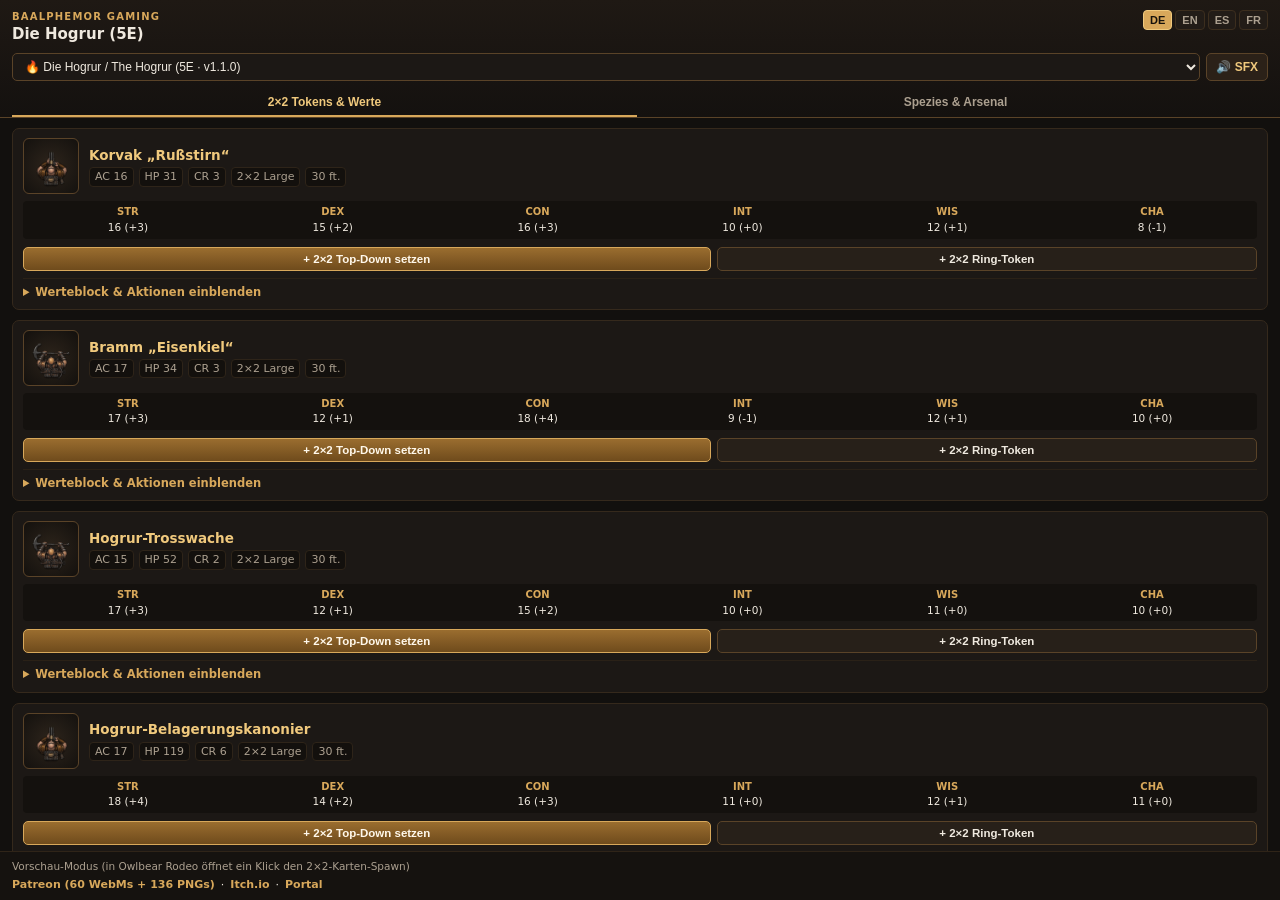
<file: vtt/owlbear/baalphemor-vault/index.html>
<!DOCTYPE html>
<html lang="de">
<head>
  <meta charset="UTF-8" />
  <meta name="viewport" content="width=device-width, initial-scale=1.0" />
  <title>BAALPHEMOR GAMING — 5E VTT Vault</title>
  <link rel="stylesheet" href="vault.css" />
</head>
<body>
  <header class="vault-header">
    <div class="brand-row">
      <div class="brand-title">
        <span class="brand-kicker">BAALPHEMOR GAMING</span>
        <h1 id="pack-heading">5E Token &amp; Statblock Vault</h1>
      </div>
      <div class="lang-bar" id="lang-bar" role="group" aria-label="Language">
        <button type="button" data-lang="de" class="active">DE</button>
        <button type="button" data-lang="en">EN</button>
        <button type="button" data-lang="es">ES</button>
        <button type="button" data-lang="fr">FR</button>
      </div>
    </div>

    <div class="controls-row">
      <select id="pack-select" aria-label="Paket wählen"></select>
      <button type="button" id="sfx-btn" class="btn-sfx" title="Dreilauf-Kanonensalve abspielen">🔊 SFX</button>
    </div>

    <nav class="tab-bar">
      <button type="button" data-tab="actors" class="tab-btn active" id="tab-lbl-actors">2×2 Tokens &amp; Werte</button>
      <button type="button" data-tab="rules" class="tab-btn" id="tab-lbl-rules">Spezies &amp; Arsenal</button>
    </nav>
  </header>

  <main id="vault-content" class="vault-main" aria-live="polite"></main>

  <footer class="vault-footer">
    <div id="obr-status" class="status-pill">Vorschau-Modus (außerhalb Owlbear Rodeo)</div>
    <div class="upgrade-row">
      <a id="link-patreon" href="https://www.patreon.com/baalphemor" target="_blank" rel="noopener">Patreon (60 WebMs + 136 PNGs)</a>
      <span>·</span>
      <a id="link-itch" href="https://baalphemor.itch.io/the-hogrur-5e-foundry-vtt" target="_blank" rel="noopener">Itch.io</a>
      <span>·</span>
      <a href="https://baalphemor-gaming.de" target="_blank" rel="noopener">Portal</a>
    </div>
  </footer>

  <script type="module" src="vault.js"></script>
</body>
</html>
</file>
<file: style.css>
/* ========================================================
   BAALPHEMOR GAMING PORTAL (baalphemor-gaming.de)
   Unified Grimdark & Dark Fantasy Aesthetic · Welt Auritan
   ======================================================== */

:root {
  --bg-deep: #090807;
  --bg-surface: #12100d;
  --bg-card: #181511;
  --bg-card-lit: #221d17;
  --gold: #d8b065;
  --gold-bright: #ffd700;
  --gold-dim: #8f7442;
  --blood: #a8241d;
  --blood-bright: #d92d21;
  --cyan: #38bdf8;
  --emerald: #3ee67d;
  --crimson: #f87171;
  --text-primary: #f5ede0;
  --text-muted: #b5a995;
  --text-dim: #7a7163;
  --border-iron: #2d261e;
  --border-gold: rgba(216, 176, 101, 0.38);
  --border-blood: rgba(217, 45, 33, 0.45);
  --font-cinzel: 'Cinzel', Georgia, serif;
  --font-oswald: 'Oswald', 'Arial Narrow', sans-serif;
  --font-inter: 'Inter', -apple-system, BlinkMacSystemFont, sans-serif;
  --glow-gold: 0 0 20px rgba(255, 215, 0, 0.25);
  --glow-blood: 0 0 16px rgba(217, 45, 33, 0.35);
}

* {
  box-sizing: border-box;
  margin: 0;
  padding: 0;
}

html {
  scroll-behavior: smooth;
}

body {
  background-color: var(--bg-deep);
  color: var(--text-primary);
  font-family: var(--font-inter);
  line-height: 1.65;
  overflow-x: hidden;
  -webkit-font-smoothing: antialiased;
}

a {
  color: var(--gold);
  text-decoration: none;
  transition: all 0.2s ease;
}

a:hover {
  color: var(--gold-bright);
}

.text-gold {
  color: var(--gold-bright);
}

/* ========================================================
   NAVIGATION & HEADER (EXAKT NACH AURITAN-VORBILD)
   ======================================================== */
.site-header {
  position: sticky;
  top: 0;
  z-index: 100;
  background: rgba(9, 8, 7, 0.95);
  backdrop-filter: blur(10px);
  border-bottom: 1px solid var(--border-iron);
  padding: 10px 24px;
}

.nav-container {
  max-width: 1280px;
  margin: 0 auto;
  display: flex;
  justify-content: space-between;
  align-items: center;
  gap: 16px;
}

.brand-logo {
  display: flex;
  align-items: center;
  gap: 11px;
}

.brand-shield-nav {
  width: 38px;
  height: 38px;
  object-fit: contain;
  filter: drop-shadow(0 0 8px rgba(216, 176, 101, 0.45));
}

.brand-text-wrap {
  display: flex;
  flex-direction: column;
  line-height: 1.08;
}

.brand-title-main {
  font-family: var(--font-cinzel);
  font-size: 1.15rem;
  font-weight: 900;
  letter-spacing: 0.08em;
  color: #fff;
}

.brand-title-sub {
  font-family: var(--font-oswald);
  font-size: 0.68rem;
  letter-spacing: 0.14em;
  color: var(--gold);
  text-transform: uppercase;
}

.nav-links {
  display: flex;
  align-items: center;
  gap: 20px;
}

.nav-links a {
  font-family: var(--font-oswald);
  text-transform: uppercase;
  font-size: 0.9rem;
  letter-spacing: 0.06em;
  color: var(--text-muted);
}

.nav-links a:hover {
  color: var(--gold-bright);
}

.nav-wiki-link {
  display: inline-flex;
  align-items: center;
  gap: 6px;
  opacity: 0.88;
}

.badge-soon {
  background: rgba(216, 176, 101, 0.18);
  border: 1px solid var(--gold-dim);
  color: var(--gold);
  font-size: 0.68rem;
  padding: 2px 6px;
  border-radius: 4px;
  text-transform: uppercase;
  letter-spacing: 0.04em;
}

.nav-balphemor-pill {
  display: inline-flex;
  align-items: center;
  gap: 6px;
  background: rgba(30, 24, 18, 0.72);
  border: 1px solid var(--border-gold);
  border-radius: 20px;
  padding: 4px 12px;
  font-family: var(--font-oswald) !important;
  font-size: 0.82rem !important;
  color: var(--gold) !important;
  transition: all 0.25s ease;
}

.nav-balphemor-pill:hover {
  background: rgba(216, 176, 101, 0.15);
  box-shadow: 0 0 12px rgba(216, 176, 101, 0.3);
  transform: translateY(-1px);
}

.nav-pill-shield {
  width: 16px;
  height: 16px;
  object-fit: contain;
}

.nav-btn-highlight {
  background: linear-gradient(180deg, rgba(168, 36, 29, 0.95), rgba(90, 16, 12, 0.95));
  border: 1px solid var(--blood-bright) !important;
  color: #fff !important;
  padding: 6px 18px;
  border-radius: 4px;
  font-weight: 600;
  box-shadow: 0 0 12px rgba(217, 45, 33, 0.4);
}

.nav-btn-highlight:hover {
  background: var(--blood-bright) !important;
  box-shadow: 0 0 20px rgba(217, 45, 33, 0.7);
  transform: translateY(-1px);
}

/* Mobile Toggle & Drawer */
.mobile-menu-toggle {
  display: none;
  background: transparent;
  border: none;
  cursor: pointer;
  padding: 8px;
}

.mobile-menu-toggle span {
  display: block;
  width: 24px;
  height: 2px;
  background: var(--gold);
  margin: 5px 0;
  transition: 0.2s;
}

.mobile-drawer {
  display: none;
  background: var(--bg-surface);
  border-bottom: 2px solid var(--border-iron);
  padding: 20px 24px;
}

.mobile-drawer.is-open {
  display: block;
}

.mobile-nav-links {
  display: flex;
  flex-direction: column;
  gap: 14px;
}

.mobile-link {
  font-family: var(--font-oswald);
  font-size: 1.02rem;
  text-transform: uppercase;
  color: var(--text-primary);
  padding-bottom: 8px;
  border-bottom: 1px solid rgba(45, 38, 30, 0.6);
}

/* ========================================================
   HERO SECTION (AURITAN HINTERGRUNDBILD & OPTISCHE AUSRICHTUNG)
   ======================================================== */
.hero-section {
  position: relative;
  min-height: 92vh;
  display: flex;
  align-items: center;
  justify-content: center;
  padding: 54px 24px 72px;
  text-align: center;
  background: radial-gradient(circle at 50% 25%, rgba(216, 176, 101, 0.12) 0%, transparent 65%),
              linear-gradient(180deg, rgba(9, 8, 7, 0.42) 0%, rgba(9, 8, 7, 0.98) 100%),
              url('assets/auritan_tabletop_clean_bg.jpg') center / cover no-repeat;
}

.hero-overlay {
  position: absolute;
  inset: 0;
  background: radial-gradient(circle at 50% 50%, transparent 38%, rgba(9, 8, 7, 0.86) 90%);
  pointer-events: none;
}

/* Dezentes, seitliches BAALPHEMOR Siegel */
.side-balphemor-badge {
  position: absolute;
  top: 24px;
  right: 28px;
  z-index: 10;
}

.side-badge-inner {
  display: flex;
  align-items: center;
  gap: 12px;
  background: rgba(18, 14, 11, 0.88);
  border: 1px solid var(--border-gold);
  border-radius: 8px;
  padding: 8px 14px;
  text-align: left;
  box-shadow: 0 4px 18px rgba(0, 0, 0, 0.6), var(--glow-gold);
  transition: all 0.25s ease;
  backdrop-filter: blur(6px);
}

.side-badge-inner:hover {
  border-color: var(--gold-bright);
  background: rgba(28, 22, 17, 0.96);
  transform: translateY(-2px);
  box-shadow: 0 6px 24px rgba(255, 215, 0, 0.35);
}

.side-badge-shield {
  width: 44px;
  height: 44px;
  object-fit: contain;
  filter: drop-shadow(0 0 10px rgba(217, 45, 33, 0.45));
}

.side-badge-text {
  display: flex;
  flex-direction: column;
  line-height: 1.25;
}

.side-badge-prefix {
  font-family: var(--font-oswald);
  font-size: 0.68rem;
  letter-spacing: 0.14em;
  color: var(--gold-dim);
  text-transform: uppercase;
}

.side-badge-brand {
  font-family: var(--font-cinzel);
  font-size: 0.92rem;
  font-weight: 900;
  letter-spacing: 0.1em;
  color: #fff;
}

.side-badge-url {
  font-family: var(--font-oswald);
  font-size: 0.74rem;
  color: var(--gold);
  letter-spacing: 0.04em;
}

.hero-content {
  position: relative;
  z-index: 2;
  max-width: 1120px;
  margin: 0 auto;
  width: 100%;
}

.hero-showcase-wrap {
  max-width: 1080px;
  margin: 8px auto 0;
}

.lead-capture-section {
  padding: 44px 24px 72px;
  background: var(--bg-deep);
}

#alpha,
#rigging-box,
#projekte,
#vanguard,
#welt,
#vision {
  scroll-margin-top: 84px;
}

.hero-status-pill {
  display: inline-flex;
  align-items: center;
  gap: 8px;
  font-family: var(--font-oswald);
  font-size: 0.84rem;
  text-transform: uppercase;
  letter-spacing: 0.11em;
  color: var(--gold);
  background: rgba(30, 24, 18, 0.85);
  border: 1px solid var(--border-iron);
  padding: 5px 16px;
  border-radius: 20px;
  margin-bottom: 22px;
}

.status-dot {
  width: 8px;
  height: 8px;
  background: var(--emerald);
  border-radius: 50%;
  box-shadow: 0 0 8px var(--emerald);
  flex-shrink: 0;
}

.hero-branding-block {
  display: flex;
  flex-direction: column;
  align-items: center;
  gap: 10px;
  margin-bottom: 12px;
}

.hero-crest-img {
  width: 108px;
  height: 108px;
  object-fit: contain;
  filter: drop-shadow(0 0 24px rgba(216, 176, 101, 0.45));
  animation: crestFloat 4s ease-in-out infinite alternate;
}

@keyframes crestFloat {
  0% { transform: translateY(0); filter: drop-shadow(0 0 18px rgba(216, 176, 101, 0.35)); }
  100% { transform: translateY(-4px); filter: drop-shadow(0 0 30px rgba(255, 215, 0, 0.6)); }
}

.hero-kicker {
  font-family: var(--font-oswald);
  font-size: 0.82rem;
  letter-spacing: 0.16em;
  color: var(--gold);
  text-transform: uppercase;
}

.hero-title {
  font-family: var(--font-cinzel);
  font-size: clamp(1.9rem, 4.4vw, 3.2rem);
  font-weight: 900;
  line-height: 1.2;
  letter-spacing: 0.03em;
  color: #fff;
  margin-bottom: 18px;
  text-shadow: 0 4px 18px rgba(0, 0, 0, 0.9);
}

.hero-lead {
  font-size: 1.12rem;
  color: var(--text-primary);
  max-width: 780px;
  margin: 0 auto 34px;
  line-height: 1.7;
  text-shadow: 0 2px 8px rgba(0, 0, 0, 0.75);
}

.hero-lead strong {
  color: #fff;
}

/* ========================================================
   PRE-LAUNCH VORMERKUNG BOX & 3D-RIGGING CALLOUT (BILD 1)
   ======================================================== */
.lead-box {
  background: linear-gradient(180deg, rgba(26, 21, 16, 0.96) 0%, rgba(14, 11, 9, 0.97) 100%);
  border: 2px solid var(--gold);
  border-radius: 12px;
  padding: 32px 36px;
  box-shadow: 0 16px 50px rgba(0, 0, 0, 0.85), var(--glow-gold);
  text-align: left;
  max-width: 840px;
  margin: 0 auto;
}

.lead-box-header {
  margin-bottom: 20px;
}

.lead-box-header h2 {
  font-family: var(--font-cinzel);
  font-size: 1.48rem;
  color: #fff;
  margin: 4px 0 8px;
}

.lead-box-header p {
  font-size: 0.95rem;
  color: var(--text-muted);
  line-height: 1.6;
}

.lead-input-row {
  display: flex;
  gap: 12px;
  flex-wrap: wrap;
  align-items: stretch;
  margin-bottom: 18px;
  position: relative;
}

.lead-input-fields {
  flex: 1 1 280px;
  display: grid;
  grid-template-columns: 1fr;
  gap: 10px;
}

@media (min-width: 720px) {
  .lead-input-fields {
    grid-template-columns: 1fr 1.15fr;
  }
}

.lead-input-fields input,
.lead-input-row input[type="email"] {
  width: 100%;
  padding: 14px 20px;
  background: rgba(8, 7, 5, 0.95);
  border: 1px solid var(--border-iron);
  border-radius: 6px;
  color: #fff;
  font-size: 1rem;
  font-family: var(--font-inter);
  outline: none;
  transition: all 0.2s ease;
  box-sizing: border-box;
}

.lead-input-fields input:focus,
.lead-input-row input[type="email"]:focus {
  border-color: var(--gold-bright);
  box-shadow: 0 0 12px rgba(255, 215, 0, 0.35);
}

.lead-input-row .btn-primary {
  flex: 0 0 auto;
  align-self: center;
  min-height: 52px;
}

.lead-intro-note-wrap {
  margin: -4px 0 16px;
}

.lead-intro-note-label {
  display: block;
  font-size: 0.84rem;
  color: var(--text-muted);
  margin-bottom: 6px;
  line-height: 1.45;
}

.lead-intro-note-label strong {
  color: var(--gold-soft, #e5c67b);
  font-weight: 600;
}

.lead-intro-note-wrap textarea {
  width: 100%;
  padding: 11px 15px;
  background: rgba(8, 7, 5, 0.92);
  border: 1px solid var(--border-iron);
  border-radius: 6px;
  color: #fff;
  font-size: 0.92rem;
  font-family: var(--font-inter, inherit);
  line-height: 1.45;
  resize: vertical;
  min-height: 62px;
  outline: none;
  transition: border-color 0.2s ease, box-shadow 0.2s ease;
  box-sizing: border-box;
}

.lead-intro-note-wrap textarea:focus {
  border-color: var(--gold-bright);
  box-shadow: 0 0 12px rgba(255, 215, 0, 0.28);
}

.lead-options-grid {
  display: grid;
  grid-template-columns: 1fr 1fr;
  gap: 12px;
  margin-bottom: 16px;
}

.lead-options-single {
  display: grid;
  grid-template-columns: 1fr;
  gap: 12px;
  margin-bottom: 16px;
}

.lead-sublabel {
  font-family: var(--font-oswald);
  font-size: 0.84rem;
  letter-spacing: 0.06em;
  text-transform: uppercase;
  color: var(--gold);
  margin: 4px 0 10px;
}

.lead-option-label {
  display: flex;
  align-items: flex-start;
  gap: 12px;
  background: rgba(12, 10, 8, 0.76);
  border: 1px solid var(--border-iron);
  border-radius: 6px;
  padding: 12px 14px;
  cursor: pointer;
  transition: all 0.2s ease;
}

.lead-option-label:hover {
  border-color: var(--gold-dim);
  background: rgba(22, 18, 14, 0.9);
}

.lead-option-label input[type="checkbox"] {
  display: none;
}

.custom-checkbox {
  width: 20px;
  height: 20px;
  border: 2px solid var(--gold-dim);
  border-radius: 4px;
  background: rgba(8, 7, 5, 0.92);
  display: inline-flex;
  align-items: center;
  justify-content: center;
  flex-shrink: 0;
  margin-top: 2px;
  transition: all 0.2s ease;
}

.lead-option-label input[type="checkbox"]:checked + .custom-checkbox {
  background: var(--gold-bright);
  border-color: var(--gold-bright);
}

.lead-option-label input[type="checkbox"]:checked + .custom-checkbox::after {
  content: '✓';
  color: #120e0a;
  font-weight: 900;
  font-size: 0.85rem;
}

.option-content {
  display: flex;
  flex-direction: column;
}

.option-content strong {
  font-size: 0.92rem;
  color: var(--text-primary);
}

.option-desc {
  font-size: 0.8rem;
  color: var(--text-muted);
  line-height: 1.4;
  margin-top: 3px;
}

/* 3D-Rigging & Storywriting Callout Box */
.rigging-callout-box {
  margin-bottom: 18px;
}

.collab-stack {
  display: flex;
  flex-direction: column;
  gap: 12px;
}

.rigging-option-label {
  background: linear-gradient(135deg, rgba(38, 28, 16, 0.92) 0%, rgba(20, 15, 11, 0.95) 100%);
  border: 1px solid var(--border-gold);
  box-shadow: inset 0 0 18px rgba(216, 176, 101, 0.08);
}

.rigging-option-label:hover {
  border-color: var(--gold-bright);
  box-shadow: 0 0 16px rgba(216, 176, 101, 0.22);
}

.rigging-title-row {
  display: flex;
  align-items: center;
  gap: 10px;
  flex-wrap: wrap;
}

.rigging-badge {
  font-family: var(--font-oswald);
  font-size: 0.68rem;
  font-weight: 700;
  letter-spacing: 0.08em;
  text-transform: uppercase;
  padding: 2px 8px;
  border-radius: 4px;
  background: rgba(217, 45, 33, 0.22);
  border: 1px solid var(--blood-bright);
  color: #ffd0ca;
}

.rigging-details-wrap {
  display: none;
  margin-top: 8px;
}

.rigging-details-wrap.is-visible {
  display: block;
}

.rigging-details-wrap input {
  width: 100%;
  padding: 11px 14px;
  background: rgba(8, 7, 5, 0.95);
  border: 1px solid var(--border-gold);
  border-radius: 6px;
  color: #fff;
  font-size: 0.9rem;
  font-family: var(--font-inter);
  outline: none;
}

.rigging-details-wrap input:focus {
  border-color: var(--gold-bright);
}

/* Tester-Zeitplan Hinweis */
.tester-timeline-notice {
  display: flex;
  align-items: center;
  gap: 10px;
  background: rgba(168, 36, 29, 0.14);
  border-left: 3px solid var(--blood-bright);
  padding: 11px 15px;
  border-radius: 0 4px 4px 0;
  margin-top: 4px;
  margin-bottom: 10px;
}

.tester-timeline-notice .notice-icon {
  font-size: 1.1rem;
}

.tester-timeline-notice .notice-text {
  font-size: 0.86rem;
  color: #ffd8d4;
  line-height: 1.45;
}

.lead-footnote {
  font-size: 0.82rem;
  color: var(--text-dim);
  margin-top: 10px;
}

.lead-footnote a {
  text-decoration: underline;
}

.lead-feedback {
  margin-top: 16px;
  padding: 14px 16px;
  border-radius: 6px;
  font-size: 0.94rem;
  display: none;
  background: rgba(34, 84, 45, 0.38);
  border: 1px solid #3ee67d;
  color: #d1fae5;
  line-height: 1.55;
}

/* ========================================================
   BUTTONS
   ======================================================== */
.btn-primary,
.btn-secondary,
.btn-outline-gold {
  display: inline-flex;
  align-items: center;
  justify-content: center;
  gap: 8px;
  border-radius: 6px;
  font-family: var(--font-oswald);
  text-transform: uppercase;
  letter-spacing: 0.06em;
  cursor: pointer;
  transition: all 0.25s ease;
}

.btn-primary {
  padding: 14px 28px;
  background: linear-gradient(180deg, #ffd700 0%, #c49a15 100%);
  border: 1px solid #ffe880;
  color: #120e0a !important;
  font-size: 1.02rem;
  font-weight: 700;
  box-shadow: 0 4px 18px rgba(255, 215, 0, 0.42);
}

.btn-primary:hover {
  transform: translateY(-2px);
  box-shadow: 0 6px 24px rgba(255, 215, 0, 0.68);
  filter: brightness(1.08);
  color: #120e0a !important;
}

.btn-arrow {
  transition: transform 0.2s ease;
}

.btn-primary:hover .btn-arrow {
  transform: translateX(4px);
}

.btn-secondary {
  padding: 12px 22px;
  background: rgba(30, 25, 20, 0.88);
  border: 1px solid var(--border-iron);
  color: var(--text-primary);
  font-size: 0.94rem;
  font-weight: 600;
}

.btn-secondary:hover {
  border-color: var(--gold);
  color: #fff;
  background: rgba(45, 38, 30, 0.96);
}

.btn-outline-gold {
  padding: 12px 20px;
  background: transparent;
  border: 1px solid var(--border-gold);
  color: var(--gold);
  font-size: 0.92rem;
  font-weight: 600;
}

.btn-outline-gold:hover {
  border-color: var(--gold-bright);
  background: rgba(216, 176, 101, 0.12);
  color: var(--gold-bright);
}

.btn-sm {
  padding: 9px 16px;
  font-size: 0.86rem;
}

/* ========================================================
   CINEMATIC SHOWCASE BANNER (BILD 3)
   ======================================================== */
.cinematic-showcase {
  padding: 44px 24px;
  background: var(--bg-deep);
}

.section-container {
  max-width: 1220px;
  margin: 0 auto;
}

.showcase-frame {
  position: relative;
  border: 2px solid var(--border-gold);
  border-radius: 12px;
  overflow: hidden;
  box-shadow: 0 16px 40px rgba(0, 0, 0, 0.82), var(--glow-gold);
}

.showcase-banner-img {
  width: 100%;
  height: auto;
  display: block;
  filter: contrast(1.05) brightness(0.95);
}

.showcase-caption {
  position: absolute;
  bottom: 0;
  left: 0;
  right: 0;
  background: linear-gradient(180deg, transparent 0%, rgba(9, 8, 7, 0.92) 50%, rgba(9, 8, 7, 0.98) 100%);
  padding: 40px 30px 20px;
  text-align: center;
}

.quote-text {
  font-family: var(--font-cinzel);
  font-size: 1.24rem;
  color: var(--text-primary);
  font-style: italic;
  margin-bottom: 6px;
  text-shadow: 0 2px 10px rgba(0, 0, 0, 0.9);
}

.quote-author {
  font-family: var(--font-oswald);
  font-size: 0.9rem;
  color: var(--gold);
  text-transform: uppercase;
  letter-spacing: 0.08em;
}

/* ========================================================
   SECTIONS & HEADERS
   ======================================================== */
.portfolio-section {
  padding: 88px 24px;
  background: var(--bg-surface);
  border-top: 1px solid var(--border-iron);
}

.manifest-section {
  padding: 88px 24px;
  background: var(--bg-surface);
  border-top: 1px solid var(--border-iron);
}

.section-header {
  text-align: center;
  max-width: 820px;
  margin: 0 auto 50px;
}

.section-kicker-row {
  display: inline-flex;
  align-items: center;
  gap: 10px;
  margin-bottom: 10px;
}

.section-kicker {
  font-family: var(--font-oswald);
  font-size: 0.85rem;
  color: var(--gold);
  text-transform: uppercase;
  letter-spacing: 0.14em;
}

.status-pill-active {
  font-family: var(--font-oswald);
  font-size: 0.7rem;
  font-weight: 700;
  letter-spacing: 0.06em;
  text-transform: uppercase;
  padding: 2px 9px;
  border-radius: 99px;
  background: rgba(62, 230, 125, 0.14);
  color: var(--emerald);
  border: 1px solid rgba(62, 230, 125, 0.4);
}

.section-header h2 {
  font-family: var(--font-cinzel);
  font-size: clamp(1.8rem, 3.4vw, 2.55rem);
  color: #fff;
  margin-bottom: 14px;
}

.section-lead {
  font-size: 1.05rem;
  color: var(--text-muted);
}

.section-lead strong {
  color: var(--text-primary);
}

/* ========================================================
   PORTFOLIO BENTO GRID (4 SPIELE IN AURITAN)
   ======================================================== */
.games-bento-grid {
  display: grid;
  grid-template-columns: repeat(2, 1fr);
  gap: 26px;
}

.games-bento-grid.single-focus-grid {
  grid-template-columns: 1fr;
  max-width: 900px;
  margin: 0 auto;
}

.vanguard-spotlight-card .game-card-visual {
  height: 280px;
}

.vanguard-pillars-list {
  list-style: none;
  display: flex;
  flex-direction: column;
  gap: 10px;
  margin-bottom: 22px;
}

.vanguard-pillars-list li {
  font-size: 0.92rem;
  color: var(--text-muted);
  padding: 10px 14px;
  background: rgba(12, 10, 8, 0.72);
  border-left: 3px solid var(--gold);
  border-radius: 0 6px 6px 0;
}

.vanguard-pillars-list li strong {
  color: var(--text-primary);
}

.game-bento-card {
  background: var(--bg-card);
  border: 1px solid var(--border-iron);
  border-radius: 10px;
  overflow: hidden;
  display: flex;
  flex-direction: column;
  transition: transform 0.25s ease, border-color 0.25s ease, box-shadow 0.25s ease;
}

.game-bento-card:hover {
  transform: translateY(-4px);
  border-color: var(--gold);
  background: var(--bg-card-lit);
  box-shadow: 0 14px 34px rgba(0, 0, 0, 0.65), var(--glow-gold);
}

.game-card-visual {
  position: relative;
  height: 215px;
  background-size: cover;
  background-position: center;
  display: flex;
  flex-direction: column;
  justify-content: space-between;
  padding: 16px 20px;
}

.game-visual-overlay {
  position: absolute;
  inset: 0;
  background: linear-gradient(180deg, rgba(9, 8, 7, 0.38) 0%, rgba(18, 15, 11, 0.94) 100%);
}

.overlay-nautical {
  background: linear-gradient(180deg, rgba(8, 22, 34, 0.44) 0%, rgba(18, 15, 11, 0.95) 100%);
}

.overlay-empires {
  background: linear-gradient(180deg, rgba(16, 26, 18, 0.42) 0%, rgba(18, 15, 11, 0.95) 100%);
}

.overlay-crimson {
  background: linear-gradient(180deg, rgba(38, 12, 12, 0.44) 0%, rgba(18, 15, 11, 0.95) 100%);
}

.game-top-badges {
  position: relative;
  z-index: 2;
  display: flex;
  justify-content: space-between;
  gap: 8px;
  flex-wrap: wrap;
}

.game-pill {
  font-family: var(--font-oswald);
  font-size: 0.72rem;
  font-weight: 600;
  letter-spacing: 0.06em;
  text-transform: uppercase;
  padding: 4px 10px;
  border-radius: 20px;
  backdrop-filter: blur(8px);
}

.pill-gold { background: rgba(216, 176, 101, 0.22); color: #ffe59e; border: 1px solid rgba(216, 176, 101, 0.5); }
.pill-cyan { background: rgba(56, 189, 248, 0.2); color: #7dd3fc; border: 1px solid rgba(56, 189, 248, 0.45); }
.pill-emerald { background: rgba(62, 230, 125, 0.18); color: #86efac; border: 1px solid rgba(62, 230, 125, 0.45); }
.pill-crimson { background: rgba(217, 45, 33, 0.24); color: #fca5a5; border: 1px solid rgba(217, 45, 33, 0.55); }
.pill-status { background: rgba(12, 10, 8, 0.82); color: var(--text-primary); border: 1px solid var(--border-iron); }

.game-visual-brand {
  position: relative;
  z-index: 2;
  display: flex;
  align-items: center;
  gap: 14px;
}

.game-wordmark {
  height: 44px;
  object-fit: contain;
}

.game-subtitle-tag {
  font-family: var(--font-oswald);
  font-size: 0.82rem;
  font-weight: 700;
  letter-spacing: 0.16em;
  color: var(--gold);
  padding: 3px 10px;
  border: 1px solid var(--border-gold);
  border-radius: 4px;
  background: rgba(9, 8, 7, 0.72);
}

.broadside-emblem {
  width: 50px;
  height: 50px;
  border-radius: 10px;
  background: rgba(22, 17, 13, 0.78);
  border: 1px solid var(--border-gold);
  display: flex;
  align-items: center;
  justify-content: center;
  font-size: 1.65rem;
}

.broadside-title-stack {
  display: flex;
  flex-direction: column;
  line-height: 1.05;
}

.broadside-super {
  font-family: var(--font-oswald);
  font-size: 0.74rem;
  letter-spacing: 0.22em;
  color: var(--gold);
}

.broadside-main {
  font-family: var(--font-cinzel);
  font-size: 1.6rem;
  font-weight: 900;
  color: #ffffff;
  letter-spacing: 0.06em;
}

.game-card-body {
  padding: 24px 26px;
  display: flex;
  flex-direction: column;
  flex: 1;
}

.game-title-row {
  display: flex;
  align-items: baseline;
  justify-content: space-between;
  gap: 10px;
  flex-wrap: wrap;
  margin-bottom: 10px;
}

.game-title-row h3 {
  font-family: var(--font-cinzel);
  font-size: 1.38rem;
  color: #fff;
}

.genre-tag {
  font-family: var(--font-oswald);
  font-size: 0.78rem;
  letter-spacing: 0.05em;
  text-transform: uppercase;
  color: var(--gold);
}

.tag-cyan-text { color: #7dd3fc; }
.tag-emerald-text { color: #86efac; }
.tag-crimson-text { color: #fca5a5; }

.game-desc {
  color: var(--text-muted);
  font-size: 0.95rem;
  margin-bottom: 18px;
  flex: 1;
}

.game-desc strong {
  color: var(--text-primary);
}

.game-card-actions {
  display: flex;
  gap: 10px;
  flex-wrap: wrap;
  padding-top: 16px;
  border-top: 1px solid var(--border-iron);
}

/* ========================================================
   WELT & WIKI TEASER (BILD 5 — DIE SCHATTEN VON AURITAN)
   ======================================================== */
.hub-preview-section {
  padding: 90px 24px;
  background: radial-gradient(circle at 50% 20%, rgba(216, 176, 101, 0.07) 0%, transparent 65%),
              linear-gradient(180deg, rgba(9, 8, 7, 0.88) 0%, rgba(9, 8, 7, 0.96) 100%),
              url('assets/bg_camp_tavern.png') center / cover no-repeat;
  border-top: 1px solid var(--border-iron);
}

.hub-preview-card {
  max-width: 820px;
  margin: 0 auto;
  background: rgba(24, 21, 17, 0.94);
  border: 1px solid var(--border-iron);
  border-radius: 12px;
  padding: 44px 38px;
  box-shadow: 0 14px 40px rgba(0, 0, 0, 0.7);
  text-align: center;
}

.hub-text h3 {
  font-family: var(--font-cinzel);
  font-size: 1.7rem;
  color: #fff;
  margin-bottom: 16px;
}

.hub-text p {
  color: var(--text-muted);
  font-size: 1.05rem;
  line-height: 1.7;
  max-width: 680px;
  margin: 0 auto 30px;
}

.wiki-action-block {
  background: rgba(12, 10, 8, 0.78);
  border: 1px dashed var(--border-gold);
  border-radius: 8px;
  padding: 24px;
  max-width: 580px;
  margin: 0 auto;
}

.btn-wiki-locked {
  display: inline-flex;
  align-items: center;
  gap: 12px;
  background: rgba(30, 24, 18, 0.92);
  border: 1px solid var(--gold-dim);
  color: var(--gold);
  font-family: var(--font-oswald);
  font-size: 1.08rem;
  text-transform: uppercase;
  letter-spacing: 0.05em;
  padding: 12px 24px;
  border-radius: 6px;
  cursor: pointer;
  transition: all 0.25s ease;
  flex-wrap: wrap;
  justify-content: center;
}

.btn-wiki-locked:hover {
  background: rgba(45, 36, 26, 0.96);
  border-color: var(--gold-bright);
  color: #fff;
  box-shadow: 0 0 16px rgba(216, 176, 101, 0.35);
  transform: translateY(-2px);
}

.locked-tag {
  background: rgba(168, 36, 29, 0.3);
  border: 1px solid var(--blood-bright);
  color: #ffc2bc;
  font-size: 0.72rem;
  padding: 3px 8px;
  border-radius: 4px;
}

.wiki-subtext {
  font-size: 0.85rem !important;
  color: var(--text-dim) !important;
  margin: 14px 0 0 !important;
}

/* ========================================================
   PHILOSOPHIE & ÖKOSYSTEM KARTEN
   ======================================================== */
.laws-grid-3 {
  display: grid;
  grid-template-columns: repeat(3, 1fr);
  gap: 24px;
}

.law-card {
  background: var(--bg-card);
  border: 1px solid var(--border-iron);
  border-radius: 10px;
  padding: 30px 26px;
  transition: transform 0.25s ease, border-color 0.25s ease, box-shadow 0.25s ease;
}

.law-card:hover {
  transform: translateY(-4px);
  border-color: var(--gold);
  background: var(--bg-card-lit);
  box-shadow: 0 12px 28px rgba(0, 0, 0, 0.6), var(--glow-gold);
}

.law-number {
  font-size: 2rem;
  display: block;
  margin-bottom: 12px;
}

.law-card h3 {
  font-family: var(--font-oswald);
  font-size: 1.24rem;
  text-transform: uppercase;
  letter-spacing: 0.04em;
  color: #fff;
  margin-bottom: 10px;
}

.law-card p {
  font-size: 0.94rem;
  color: var(--text-muted);
}

.law-card strong {
  color: var(--text-primary);
}

.umbrella-section {
  padding: 80px 24px;
  background: linear-gradient(180deg, var(--bg-deep) 0%, #110d0a 100%);
  border-top: 1px solid var(--border-iron);
}

.ecosystem-cards-grid {
  display: grid;
  grid-template-columns: repeat(2, 1fr);
  gap: 26px;
  max-width: 920px;
  margin: 0 auto;
}

.eco-showcase-card {
  background: rgba(24, 21, 17, 0.95);
  border: 1px solid var(--border-gold);
  border-radius: 12px;
  padding: 32px 28px;
  text-align: center;
  display: flex;
  flex-direction: column;
  align-items: center;
  gap: 10px;
  box-shadow: 0 14px 36px rgba(0, 0, 0, 0.65);
  transition: transform 0.25s ease, border-color 0.25s ease;
}

.eco-showcase-card:hover {
  transform: translateY(-3px);
  border-color: var(--gold-bright);
}

.eco-card-logo {
  height: 64px;
  object-fit: contain;
  margin-bottom: 4px;
}

.eco-card-tag {
  font-family: var(--font-oswald);
  font-size: 0.74rem;
  color: var(--gold);
  letter-spacing: 0.14em;
  text-transform: uppercase;
}

.eco-showcase-card h3 {
  font-family: var(--font-cinzel);
  font-size: 1.4rem;
  color: #fff;
}

.eco-showcase-card p {
  font-size: 0.92rem;
  color: var(--text-muted);
  flex: 1;
  margin-bottom: 10px;
}

/* ========================================================
   FOOTER
   ======================================================== */
.site-footer {
  background: #060504;
  border-top: 1px solid var(--border-iron);
  padding: 68px 24px 28px;
  color: var(--text-muted);
}

.footer-container {
  max-width: 1280px;
  margin: 0 auto;
  display: grid;
  grid-template-columns: 1.4fr 1fr 1.1fr 1fr;
  gap: 36px;
  margin-bottom: 46px;
}

.footer-brand {
  display: flex;
  align-items: center;
  gap: 12px;
  margin-bottom: 14px;
}

.footer-logo {
  width: 40px;
  height: 40px;
  object-fit: contain;
}

.footer-brand-title {
  display: block;
  font-family: var(--font-cinzel);
  font-weight: 900;
  font-size: 1.15rem;
  letter-spacing: 0.08em;
  color: #fff;
}

.footer-brand-sub {
  font-family: var(--font-oswald);
  font-size: 0.76rem;
  letter-spacing: 0.08em;
  color: var(--gold);
}

.footer-tagline {
  font-size: 0.9rem;
  line-height: 1.6;
  color: var(--text-muted);
}

.footer-col h4 {
  font-family: var(--font-oswald);
  font-size: 1.02rem;
  text-transform: uppercase;
  color: #fff;
  letter-spacing: 0.06em;
  margin-bottom: 16px;
}

.footer-nav {
  list-style: none;
  display: flex;
  flex-direction: column;
  gap: 9px;
}

.footer-nav a {
  color: var(--text-muted);
  font-size: 0.9rem;
}

.footer-nav a:hover {
  color: var(--gold-bright);
}

.footer-subtext {
  font-size: 0.88rem;
  margin-bottom: 12px;
  color: var(--text-dim);
}

.footer-social-links {
  display: flex;
  flex-direction: column;
  gap: 8px;
}

.footer-pill-link {
  display: inline-block;
  background: rgba(22, 17, 13, 0.76);
  border: 1px solid var(--border-iron);
  border-radius: 4px;
  padding: 7px 12px;
  font-size: 0.86rem;
  color: var(--text-primary);
}

.footer-pill-link:hover {
  border-color: var(--gold);
  color: var(--gold-bright);
}

.footer-bottom {
  border-top: 1px solid rgba(45, 38, 30, 0.6);
  padding-top: 22px;
  text-align: center;
  font-size: 0.82rem;
  color: var(--text-dim);
}

/* ========================================================
   MODALS & COOKIE BANNER
   ======================================================== */
.modal-overlay {
  display: none;
  position: fixed;
  inset: 0;
  z-index: 999;
  background: rgba(0, 0, 0, 0.85);
  backdrop-filter: blur(8px);
  align-items: center;
  justify-content: center;
  padding: 20px;
}

.modal-overlay.is-open {
  display: flex;
}

.modal-card {
  background: var(--bg-surface);
  border: 2px solid var(--gold-dim);
  border-radius: 10px;
  max-width: 680px;
  width: 100%;
  max-height: 85vh;
  display: flex;
  flex-direction: column;
  box-shadow: 0 20px 60px rgba(0, 0, 0, 0.9), var(--glow-gold);
}

.modal-header {
  display: flex;
  justify-content: space-between;
  align-items: center;
  padding: 20px 26px;
  border-bottom: 1px solid var(--border-iron);
  background: rgba(14, 11, 9, 0.95);
}

.modal-header h3 {
  font-family: var(--font-cinzel);
  font-size: 1.26rem;
  color: var(--gold-bright);
}

.modal-close {
  background: transparent;
  border: none;
  font-size: 2rem;
  line-height: 1;
  color: var(--text-muted);
  cursor: pointer;
}

.modal-close:hover {
  color: #fff;
}

.modal-body {
  padding: 26px;
  overflow-y: auto;
  font-size: 0.94rem;
  color: var(--text-primary);
  line-height: 1.7;
}

.modal-body h4 {
  font-family: var(--font-oswald);
  font-size: 1.08rem;
  color: var(--gold);
  text-transform: uppercase;
  letter-spacing: 0.04em;
  margin: 18px 0 8px;
}

.modal-body h4:first-child {
  margin-top: 0;
}

.modal-body p {
  margin-bottom: 12px;
}

.modal-body ul {
  padding-left: 20px;
  margin-bottom: 14px;
}

.modal-body li {
  margin-bottom: 8px;
}

.cookie-banner {
  display: none;
  position: fixed;
  bottom: 0;
  left: 0;
  right: 0;
  z-index: 950;
  background: rgba(14, 11, 9, 0.96);
  backdrop-filter: blur(12px);
  border-top: 2px solid var(--gold);
  box-shadow: 0 -10px 30px rgba(0, 0, 0, 0.85);
  padding: 18px 24px;
}

.cookie-banner.is-visible {
  display: block;
}

.cookie-content {
  max-width: 1200px;
  margin: 0 auto;
  display: flex;
  align-items: center;
  justify-content: space-between;
  gap: 24px;
  flex-wrap: wrap;
}

.cookie-text {
  flex: 1 1 500px;
  font-size: 0.9rem;
  color: var(--text-primary);
  line-height: 1.5;
}

.cookie-link {
  color: var(--gold-bright);
  text-decoration: underline;
  margin-left: 6px;
}

.cookie-buttons {
  display: flex;
  gap: 10px;
}

/* ========================================================
   RESPONSIVE DESIGN
   ======================================================== */
@media (max-width: 1060px) {
  .nav-links {
    display: none;
  }

  .mobile-menu-toggle {
    display: block;
  }

  .games-bento-grid,
  .laws-grid-3,
  .ecosystem-cards-grid {
    grid-template-columns: 1fr;
  }

  .footer-container {
    grid-template-columns: 1fr 1fr;
  }

  .side-balphemor-badge {
    position: static;
    margin: 0 auto 20px;
    display: inline-block;
  }

  .hero-section {
    flex-direction: column;
  }
}

@media (max-width: 768px) {
  .lead-box {
    padding: 24px 20px;
  }

  .lead-options-grid {
    grid-template-columns: 1fr;
  }

  .hub-preview-card {
    padding: 30px 20px;
  }

  .footer-container {
    grid-template-columns: 1fr;
    gap: 28px;
  }

  .showcase-caption {
    position: relative;
    background: var(--bg-surface);
    padding: 20px;
  }

  .quote-text {
    font-size: 1.05rem;
  }
}

/* ========================================================
   DISCORD COMMUNITY GATEKEEPER CTA (BEITRITT ANFRAGEN)
   ======================================================== */
.lead-discord-cta-row {
  margin: 16px 0 14px;
  padding: 13px 16px;
  background: linear-gradient(135deg, rgba(88, 101, 242, 0.14) 0%, rgba(16, 14, 12, 0.92) 100%);
  border: 1px solid rgba(129, 140, 248, 0.38);
  border-radius: 8px;
  display: flex;
  flex-wrap: wrap;
  align-items: center;
  justify-content: space-between;
  gap: 12px;
}

.btn-discord-request {
  display: inline-flex;
  align-items: center;
  gap: 9px;
  padding: 11px 18px;
  border-radius: 7px;
  background: linear-gradient(135deg, rgba(88, 101, 242, 0.32) 0%, rgba(30, 27, 75, 0.94) 100%);
  border: 1px solid rgba(165, 180, 252, 0.52);
  color: #f8fafc !important;
  font-family: var(--font-oswald);
  font-size: 0.92rem;
  font-weight: 600;
  letter-spacing: 0.04em;
  text-transform: uppercase;
  text-decoration: none !important;
  box-shadow: 0 6px 18px rgba(0, 0, 0, 0.45);
  transition: all 0.2s ease;
}

.btn-discord-request:hover {
  background: linear-gradient(135deg, rgba(99, 102, 241, 0.5) 0%, rgba(49, 46, 129, 0.98) 100%);
  border-color: var(--gold-bright);
  color: #ffffff !important;
  transform: translateY(-1px);
  box-shadow: 0 8px 22px rgba(88, 101, 242, 0.32);
}

.lead-discord-hint {
  font-size: 0.8rem;
  color: var(--text-muted);
  line-height: 1.45;
}

.footer-pill-discord {
  border-color: rgba(129, 140, 248, 0.45) !important;
  background: rgba(88, 101, 242, 0.16) !important;
  color: #eef2ff !important;
}

.footer-pill-discord:hover {
  border-color: var(--gold-bright) !important;
  background: rgba(88, 101, 242, 0.3) !important;
}



/* ========================================================
   3-SÄULEN-GLIEDERUNG, ZWISCHENDURCH-SPIELEREIEN & SCHMIEDE-SPOTLIGHT (2026-11-12)
   ======================================================== */
.nav-forge-pill {
  display: inline-flex;
  align-items: center;
  gap: 6px;
  padding: 5px 12px;
  border-radius: 999px;
  background: rgba(216, 176, 101, 0.14);
  border: 1px solid rgba(216, 176, 101, 0.45);
  color: var(--gold-bright) !important;
  font-weight: 600;
}
.nav-forge-pill:hover {
  background: rgba(216, 176, 101, 0.26);
  box-shadow: var(--glow-gold);
}
.badge-beta-live {
  font-family: var(--font-oswald);
  font-size: 0.65rem;
  letter-spacing: 0.08em;
  padding: 1px 6px;
  border-radius: 4px;
  background: linear-gradient(135deg, #d92d21, #991b1b);
  color: #fff;
}

.three-pillars-strip {
  display: grid;
  grid-template-columns: repeat(3, minmax(0, 1fr));
  gap: 16px;
  max-width: 1080px;
  margin: 26px auto 12px;
  text-align: left;
}
.pillar-jump-card {
  display: flex;
  flex-direction: column;
  gap: 7px;
  padding: 18px 20px;
  border-radius: 12px;
  background: rgba(24, 21, 17, 0.88);
  border: 1px solid var(--border-iron);
  backdrop-filter: blur(8px);
  transition: transform 0.2s ease, border-color 0.2s ease, box-shadow 0.2s ease;
}
.pillar-jump-card:hover {
  transform: translateY(-3px);
  border-color: var(--gold);
  box-shadow: 0 10px 28px rgba(0, 0, 0, 0.55);
}
.pillar-jump-highlight {
  background: linear-gradient(155deg, rgba(44, 31, 16, 0.94), rgba(22, 17, 13, 0.94));
  border-color: rgba(216, 176, 101, 0.58);
  box-shadow: 0 0 24px rgba(216, 176, 101, 0.14);
}
.pillar-step {
  font-family: var(--font-oswald);
  font-size: 0.72rem;
  letter-spacing: 0.12em;
  color: var(--gold);
  text-transform: uppercase;
}
.pillar-jump-card strong {
  font-family: var(--font-cinzel);
  font-size: 1.08rem;
  color: #fff;
}
.pillar-desc {
  font-size: 0.88rem;
  color: var(--text-muted);
  line-height: 1.45;
  flex: 1;
}
.pillar-cta {
  font-size: 0.84rem;
  font-weight: 700;
  color: var(--gold-bright);
  margin-top: 4px;
}

.zwischendurch-section {
  padding: 78px 24px;
  background: linear-gradient(180deg, var(--bg-deep) 0%, #100e0b 100%);
  border-top: 1px solid var(--border-iron);
}
.pill-cyan-subtle {
  background: rgba(56, 189, 248, 0.14) !important;
  color: var(--cyan) !important;
  border-color: rgba(56, 189, 248, 0.38) !important;
}
.mini-projects-grid {
  display: grid;
  grid-template-columns: repeat(3, minmax(0, 1fr));
  gap: 22px;
  margin-top: 34px;
}
.mini-project-card {
  background: var(--bg-card);
  border: 1px solid var(--border-iron);
  border-radius: 14px;
  padding: 24px;
  display: flex;
  flex-direction: column;
  gap: 12px;
  transition: border-color 0.2s ease, transform 0.2s ease;
}
.mini-project-card:hover {
  border-color: var(--border-gold);
  transform: translateY(-3px);
}
.mini-card-top {
  display: flex;
  justify-content: space-between;
  align-items: center;
}
.mini-icon {
  font-size: 1.8rem;
}
.mini-badge {
  font-family: var(--font-oswald);
  font-size: 0.72rem;
  letter-spacing: 0.08em;
  text-transform: uppercase;
  padding: 3px 10px;
  border-radius: 999px;
  border: 1px solid var(--border-iron);
}
.badge-cyan { color: var(--cyan); background: rgba(56, 189, 248, 0.1); border-color: rgba(56, 189, 248, 0.32); }
.badge-gold { color: var(--gold-bright); background: rgba(216, 176, 101, 0.12); border-color: rgba(216, 176, 101, 0.35); }
.badge-emerald { color: var(--emerald); background: rgba(62, 230, 125, 0.1); border-color: rgba(62, 230, 125, 0.32); }

.mini-project-card h3 {
  font-family: var(--font-cinzel);
  font-size: 1.2rem;
  color: #fff;
}
.mini-project-card p {
  font-size: 0.94rem;
  color: var(--text-muted);
  flex: 1;
}
.mini-card-footer {
  padding-top: 10px;
  border-top: 1px solid rgba(255, 255, 255, 0.06);
}
.mini-link {
  font-size: 0.9rem;
  font-weight: 600;
  color: var(--gold);
}

.forge-home-section {
  padding: 86px 24px;
  background: radial-gradient(circle at 20% 20%, rgba(216, 176, 101, 0.09), transparent 55%), var(--bg-surface);
  border-top: 1px solid var(--border-gold);
  border-bottom: 1px solid var(--border-iron);
}
.pill-beta-glow {
  background: rgba(217, 45, 33, 0.18) !important;
  color: #ff9a92 !important;
  border-color: rgba(217, 45, 33, 0.5) !important;
}
.forge-spotlight-shell {
  display: grid;
  grid-template-columns: 1.15fr 0.85fr;
  gap: 36px;
  align-items: center;
}
.forge-spotlight-copy h2 {
  font-family: var(--font-cinzel);
  font-size: clamp(1.85rem, 3vw, 2.5rem);
  color: #fff;
  margin: 10px 0 14px;
}
.forge-home-lead {
  font-size: 1.02rem;
  color: var(--text-muted);
  margin-bottom: 18px;
}
.forge-home-list {
  list-style: none;
  display: flex;
  flex-direction: column;
  gap: 12px;
  margin-bottom: 20px;
}
.forge-home-list li {
  background: rgba(9, 8, 7, 0.55);
  border-left: 3px solid var(--gold);
  padding: 11px 14px;
  border-radius: 0 8px 8px 0;
  font-size: 0.93rem;
  color: var(--text-primary);
}
.forge-beta-banner-inline {
  background: linear-gradient(135deg, rgba(168, 36, 29, 0.24), rgba(216, 176, 101, 0.14));
  border: 1px solid rgba(216, 176, 101, 0.45);
  border-radius: 10px;
  padding: 13px 16px;
  font-size: 0.92rem;
  color: #fff;
  margin-bottom: 22px;
}
.forge-home-actions {
  display: flex;
  flex-wrap: wrap;
  gap: 12px;
}
.forge-preview-card {
  background: var(--bg-deep);
  border: 1px solid var(--border-gold);
  border-radius: 14px;
  padding: 14px;
  box-shadow: 0 18px 44px rgba(0, 0, 0, 0.65);
}
.forge-preview-tag {
  font-family: var(--font-oswald);
  font-size: 0.72rem;
  letter-spacing: 0.1em;
  color: var(--gold-bright);
  text-align: center;
  margin-bottom: 10px;
}
.forge-preview-img {
  width: 100%;
  display: block;
  border-radius: 8px;
  border: 1px solid var(--border-iron);
  margin-bottom: 10px;
}
.forge-4stage-trigger {
  position: relative;
  display: block;
  text-decoration: none;
  margin-bottom: 10px;
  border-radius: 9px;
  overflow: hidden;
  border: 1px solid rgba(216, 176, 101, 0.48);
  transition: transform 0.2s ease, box-shadow 0.2s ease, border-color 0.2s ease;
}
.forge-4stage-trigger:hover {
  transform: translateY(-2px);
  border-color: var(--gold-bright);
  box-shadow: 0 10px 28px rgba(0, 0, 0, 0.55), 0 0 16px rgba(216, 176, 101, 0.25);
}
.forge-4stage-trigger .forge-preview-img,
.forge-4stage-trigger img {
  width: 100%;
  display: block;
  margin-bottom: 0;
  border: none;
  border-radius: 0;
}
.forge-4stage-hero-img {
  max-height: 460px;
  object-fit: cover;
  object-position: top center;
}
.forge-zoom-pill {
  display: block;
  text-align: center;
  padding: 8px 12px;
  background: linear-gradient(180deg, rgba(24, 21, 18, 0.95), rgba(14, 12, 10, 0.98));
  border-top: 1px solid rgba(216, 176, 101, 0.38);
  color: var(--gold-bright);
  font-family: var(--font-oswald);
  font-size: 0.78rem;
  letter-spacing: 0.06em;
  text-transform: uppercase;
}
.forge-mini-pair {
  display: grid;
  grid-template-columns: 1fr 1fr;
  gap: 8px;
  margin-bottom: 6px;
}
.forge-mini-pair .forge-preview-img {
  margin-bottom: 0;
}
.modal-card.modal-showcase-wide {
  max-width: min(1240px, 95vw);
}
.forge-preview-caption {
  display: flex;
  justify-content: space-between;
  gap: 10px;
  font-size: 0.78rem;
  color: var(--text-muted);
  padding-top: 4px;
}

.badge-beta-section {
  display: inline-block;
  vertical-align: middle;
  font-family: var(--font-oswald);
  font-size: 0.42em;
  letter-spacing: 0.14em;
  text-transform: uppercase;
  padding: 4px 11px;
  margin-left: 8px;
  border-radius: 999px;
  background: linear-gradient(135deg, #c92b20, #8c1710);
  border: 1px solid var(--gold-bright);
  color: #fff;
  box-shadow: 0 0 14px rgba(201, 43, 32, 0.45);
}

@media (max-width: 960px) {
  .three-pillars-strip,
  .mini-projects-grid,
  .forge-spotlight-shell {
    grid-template-columns: 1fr;
  }
}
</file>
<file: assets/fonts/fonts.css>
/* Lokales DSGVO-konformes Webfont-Hosting (keine Verbindung zu Google-Servern) */
/* latin-ext */
@font-face {
  font-family: 'Cinzel';
  font-style: normal;
  font-weight: 600;
  font-display: swap;
  src: url('cinzel-latin-ext-56d3066b13.woff2') format('woff2');
  unicode-range: U+0100-02BA, U+02BD-02C5, U+02C7-02CC, U+02CE-02D7, U+02DD-02FF, U+0304, U+0308, U+0329, U+1D00-1DBF, U+1E00-1E9F, U+1EF2-1EFF, U+2020, U+20A0-20AB, U+20AD-20C4, U+2113, U+2C60-2C7F, U+A720-A7FF;
}

/* latin */
@font-face {
  font-family: 'Cinzel';
  font-style: normal;
  font-weight: 600;
  font-display: swap;
  src: url('cinzel-latin-46932d1680.woff2') format('woff2');
  unicode-range: U+0000-00FF, U+0131, U+0152-0153, U+02BB-02BC, U+02C6, U+02DA, U+02DC, U+0304, U+0308, U+0329, U+2000-206F, U+20AC, U+2122, U+2191, U+2193, U+2212, U+2215, U+FEFF, U+FFFD;
}

/* latin-ext */
@font-face {
  font-family: 'Cinzel';
  font-style: normal;
  font-weight: 700;
  font-display: swap;
  src: url('cinzel-latin-ext-56d3066b13.woff2') format('woff2');
  unicode-range: U+0100-02BA, U+02BD-02C5, U+02C7-02CC, U+02CE-02D7, U+02DD-02FF, U+0304, U+0308, U+0329, U+1D00-1DBF, U+1E00-1E9F, U+1EF2-1EFF, U+2020, U+20A0-20AB, U+20AD-20C4, U+2113, U+2C60-2C7F, U+A720-A7FF;
}

/* latin */
@font-face {
  font-family: 'Cinzel';
  font-style: normal;
  font-weight: 700;
  font-display: swap;
  src: url('cinzel-latin-46932d1680.woff2') format('woff2');
  unicode-range: U+0000-00FF, U+0131, U+0152-0153, U+02BB-02BC, U+02C6, U+02DA, U+02DC, U+0304, U+0308, U+0329, U+2000-206F, U+20AC, U+2122, U+2191, U+2193, U+2212, U+2215, U+FEFF, U+FFFD;
}

/* latin-ext */
@font-face {
  font-family: 'Cinzel';
  font-style: normal;
  font-weight: 900;
  font-display: swap;
  src: url('cinzel-latin-ext-56d3066b13.woff2') format('woff2');
  unicode-range: U+0100-02BA, U+02BD-02C5, U+02C7-02CC, U+02CE-02D7, U+02DD-02FF, U+0304, U+0308, U+0329, U+1D00-1DBF, U+1E00-1E9F, U+1EF2-1EFF, U+2020, U+20A0-20AB, U+20AD-20C4, U+2113, U+2C60-2C7F, U+A720-A7FF;
}

/* latin */
@font-face {
  font-family: 'Cinzel';
  font-style: normal;
  font-weight: 900;
  font-display: swap;
  src: url('cinzel-latin-46932d1680.woff2') format('woff2');
  unicode-range: U+0000-00FF, U+0131, U+0152-0153, U+02BB-02BC, U+02C6, U+02DA, U+02DC, U+0304, U+0308, U+0329, U+2000-206F, U+20AC, U+2122, U+2191, U+2193, U+2212, U+2215, U+FEFF, U+FFFD;
}

/* latin-ext */
@font-face {
  font-family: 'Inter';
  font-style: normal;
  font-weight: 400;
  font-display: swap;
  src: url('inter-latin-ext-b6db4a06c1.woff2') format('woff2');
  unicode-range: U+0100-02BA, U+02BD-02C5, U+02C7-02CC, U+02CE-02D7, U+02DD-02FF, U+0304, U+0308, U+0329, U+1D00-1DBF, U+1E00-1E9F, U+1EF2-1EFF, U+2020, U+20A0-20AB, U+20AD-20C4, U+2113, U+2C60-2C7F, U+A720-A7FF;
}

/* latin */
@font-face {
  font-family: 'Inter';
  font-style: normal;
  font-weight: 400;
  font-display: swap;
  src: url('inter-latin-6ab57b19c6.woff2') format('woff2');
  unicode-range: U+0000-00FF, U+0131, U+0152-0153, U+02BB-02BC, U+02C6, U+02DA, U+02DC, U+0304, U+0308, U+0329, U+2000-206F, U+20AC, U+2122, U+2191, U+2193, U+2212, U+2215, U+FEFF, U+FFFD;
}

/* latin-ext */
@font-face {
  font-family: 'Inter';
  font-style: normal;
  font-weight: 500;
  font-display: swap;
  src: url('inter-latin-ext-b6db4a06c1.woff2') format('woff2');
  unicode-range: U+0100-02BA, U+02BD-02C5, U+02C7-02CC, U+02CE-02D7, U+02DD-02FF, U+0304, U+0308, U+0329, U+1D00-1DBF, U+1E00-1E9F, U+1EF2-1EFF, U+2020, U+20A0-20AB, U+20AD-20C4, U+2113, U+2C60-2C7F, U+A720-A7FF;
}

/* latin */
@font-face {
  font-family: 'Inter';
  font-style: normal;
  font-weight: 500;
  font-display: swap;
  src: url('inter-latin-6ab57b19c6.woff2') format('woff2');
  unicode-range: U+0000-00FF, U+0131, U+0152-0153, U+02BB-02BC, U+02C6, U+02DA, U+02DC, U+0304, U+0308, U+0329, U+2000-206F, U+20AC, U+2122, U+2191, U+2193, U+2212, U+2215, U+FEFF, U+FFFD;
}

/* latin-ext */
@font-face {
  font-family: 'Inter';
  font-style: normal;
  font-weight: 600;
  font-display: swap;
  src: url('inter-latin-ext-b6db4a06c1.woff2') format('woff2');
  unicode-range: U+0100-02BA, U+02BD-02C5, U+02C7-02CC, U+02CE-02D7, U+02DD-02FF, U+0304, U+0308, U+0329, U+1D00-1DBF, U+1E00-1E9F, U+1EF2-1EFF, U+2020, U+20A0-20AB, U+20AD-20C4, U+2113, U+2C60-2C7F, U+A720-A7FF;
}

/* latin */
@font-face {
  font-family: 'Inter';
  font-style: normal;
  font-weight: 600;
  font-display: swap;
  src: url('inter-latin-6ab57b19c6.woff2') format('woff2');
  unicode-range: U+0000-00FF, U+0131, U+0152-0153, U+02BB-02BC, U+02C6, U+02DA, U+02DC, U+0304, U+0308, U+0329, U+2000-206F, U+20AC, U+2122, U+2191, U+2193, U+2212, U+2215, U+FEFF, U+FFFD;
}

/* latin-ext */
@font-face {
  font-family: 'Inter';
  font-style: normal;
  font-weight: 700;
  font-display: swap;
  src: url('inter-latin-ext-b6db4a06c1.woff2') format('woff2');
  unicode-range: U+0100-02BA, U+02BD-02C5, U+02C7-02CC, U+02CE-02D7, U+02DD-02FF, U+0304, U+0308, U+0329, U+1D00-1DBF, U+1E00-1E9F, U+1EF2-1EFF, U+2020, U+20A0-20AB, U+20AD-20C4, U+2113, U+2C60-2C7F, U+A720-A7FF;
}

/* latin */
@font-face {
  font-family: 'Inter';
  font-style: normal;
  font-weight: 700;
  font-display: swap;
  src: url('inter-latin-6ab57b19c6.woff2') format('woff2');
  unicode-range: U+0000-00FF, U+0131, U+0152-0153, U+02BB-02BC, U+02C6, U+02DA, U+02DC, U+0304, U+0308, U+0329, U+2000-206F, U+20AC, U+2122, U+2191, U+2193, U+2212, U+2215, U+FEFF, U+FFFD;
}

/* latin-ext */
@font-face {
  font-family: 'Oswald';
  font-style: normal;
  font-weight: 500;
  font-display: swap;
  src: url('oswald-latin-ext-8cf70eb38a.woff2') format('woff2');
  unicode-range: U+0100-02BA, U+02BD-02C5, U+02C7-02CC, U+02CE-02D7, U+02DD-02FF, U+0304, U+0308, U+0329, U+1D00-1DBF, U+1E00-1E9F, U+1EF2-1EFF, U+2020, U+20A0-20AB, U+20AD-20C4, U+2113, U+2C60-2C7F, U+A720-A7FF;
}

/* latin */
@font-face {
  font-family: 'Oswald';
  font-style: normal;
  font-weight: 500;
  font-display: swap;
  src: url('oswald-latin-78c7a4ddad.woff2') format('woff2');
  unicode-range: U+0000-00FF, U+0131, U+0152-0153, U+02BB-02BC, U+02C6, U+02DA, U+02DC, U+0304, U+0308, U+0329, U+2000-206F, U+20AC, U+2122, U+2191, U+2193, U+2212, U+2215, U+FEFF, U+FFFD;
}

/* latin-ext */
@font-face {
  font-family: 'Oswald';
  font-style: normal;
  font-weight: 600;
  font-display: swap;
  src: url('oswald-latin-ext-8cf70eb38a.woff2') format('woff2');
  unicode-range: U+0100-02BA, U+02BD-02C5, U+02C7-02CC, U+02CE-02D7, U+02DD-02FF, U+0304, U+0308, U+0329, U+1D00-1DBF, U+1E00-1E9F, U+1EF2-1EFF, U+2020, U+20A0-20AB, U+20AD-20C4, U+2113, U+2C60-2C7F, U+A720-A7FF;
}

/* latin */
@font-face {
  font-family: 'Oswald';
  font-style: normal;
  font-weight: 600;
  font-display: swap;
  src: url('oswald-latin-78c7a4ddad.woff2') format('woff2');
  unicode-range: U+0000-00FF, U+0131, U+0152-0153, U+02BB-02BC, U+02C6, U+02DA, U+02DC, U+0304, U+0308, U+0329, U+2000-206F, U+20AC, U+2122, U+2191, U+2193, U+2212, U+2215, U+FEFF, U+FFFD;
}

/* latin-ext */
@font-face {
  font-family: 'Oswald';
  font-style: normal;
  font-weight: 700;
  font-display: swap;
  src: url('oswald-latin-ext-8cf70eb38a.woff2') format('woff2');
  unicode-range: U+0100-02BA, U+02BD-02C5, U+02C7-02CC, U+02CE-02D7, U+02DD-02FF, U+0304, U+0308, U+0329, U+1D00-1DBF, U+1E00-1E9F, U+1EF2-1EFF, U+2020, U+20A0-20AB, U+20AD-20C4, U+2113, U+2C60-2C7F, U+A720-A7FF;
}

/* latin */
@font-face {
  font-family: 'Oswald';
  font-style: normal;
  font-weight: 700;
  font-display: swap;
  src: url('oswald-latin-78c7a4ddad.woff2') format('woff2');
  unicode-range: U+0000-00FF, U+0131, U+0152-0153, U+02BB-02BC, U+02C6, U+02DA, U+02DC, U+0304, U+0308, U+0329, U+2000-206F, U+20AC, U+2122, U+2191, U+2193, U+2212, U+2215, U+FEFF, U+FFFD;
}
</file>
<file: schmiede/schmiede.css>
/* ========================================================
   BAALPHEMOR GAMING — MINIATUREN-SCHMIEDE & 3D-ERSCHAFFUNGSMODUL
   100 % Deutsch · Grimdark & Sci-Fi Ready · DSGVO-konform lokal
   ======================================================== */

.forge-page {
  background-color: var(--bg-deep);
}
.forge-page .nav-container {
  max-width: 1360px;
  gap: 14px;
}
.forge-page .brand-title-sub {
  white-space: nowrap;
  font-size: 0.64rem;
}
.forge-page .nav-links {
  gap: 14px;
}
.forge-page .nav-links a {
  white-space: nowrap;
  font-size: 0.82rem;
}

/* Durchgängiges Beta-Hinweisbanner unter der Kopfzeile */
.forge-beta-ribbon {
  background: linear-gradient(90deg, rgba(145, 25, 18, 0.92), rgba(44, 28, 12, 0.95), rgba(145, 25, 18, 0.92));
  border-bottom: 1px solid var(--gold);
  padding: 9px 20px;
  text-align: center;
  font-size: 0.84rem;
  color: #fff5e1;
}
.forge-beta-ribbon strong {
  color: var(--gold-bright);
  letter-spacing: 0.04em;
}
.forge-beta-ribbon a {
  color: #fff;
  font-weight: 700;
  text-decoration: underline;
  margin-left: 6px;
}

/* Auslastungs-Ampel in der Kopfzeile */
.oven-status-badge {
  display: inline-flex;
  align-items: center;
  gap: 8px;
  padding: 6px 13px;
  border-radius: 999px;
  background: rgba(18, 42, 28, 0.72);
  border: 1px solid rgba(62, 230, 125, 0.42);
  font-size: 0.78rem;
  color: #d7fce5;
  white-space: nowrap;
}
.oven-dot {
  width: 9px;
  height: 9px;
  border-radius: 50%;
  background: var(--emerald);
  box-shadow: 0 0 10px var(--emerald);
}

/* Hero & Gründer-Vitrine */
.forge-hero {
  padding: 64px 24px 54px;
  background:
    radial-gradient(circle at 18% 15%, rgba(216, 176, 101, 0.13), transparent 48%),
    radial-gradient(circle at 85% 30%, rgba(168, 36, 29, 0.14), transparent 50%),
    var(--bg-deep);
  border-bottom: 1px solid var(--border-iron);
}
.forge-hero-grid {
  max-width: 1240px;
  margin: 0 auto;
  display: grid;
  grid-template-columns: 1.08fr 0.92fr;
  gap: 36px;
  align-items: center;
}
.forge-hero h1 {
  font-family: var(--font-cinzel);
  font-size: clamp(2rem, 3.6vw, 3rem);
  line-height: 1.16;
  color: #fff;
  margin: 12px 0 16px;
}
.forge-hero-lead {
  font-size: 1.04rem;
  color: var(--text-muted);
  margin-bottom: 18px;
}
.vtt-compat-strip {
  display: flex;
  flex-wrap: wrap;
  gap: 8px;
  margin-bottom: 22px;
}
.vtt-chip {
  font-family: var(--font-oswald);
  font-size: 0.76rem;
  letter-spacing: 0.06em;
  padding: 5px 11px;
  border-radius: 6px;
  background: var(--bg-card);
  border: 1px solid var(--border-gold);
  color: var(--gold-bright);
}

/* Gründer-Video-Karte ("Baal vor der Vitrine") */
.founder-video-card {
  background: var(--bg-card);
  border: 1px solid var(--border-gold);
  border-radius: 16px;
  overflow: hidden;
  box-shadow: 0 20px 50px rgba(0, 0, 0, 0.7);
}
.founder-video-stage {
  position: relative;
  aspect-ratio: 16 / 9;
  background:
    linear-gradient(180deg, rgba(9, 8, 7, 0.25) 0%, rgba(9, 8, 7, 0.88) 100%),
    url('../assets/schmiede/drache_vorher_nachher.png') center/cover no-repeat;
  display: flex;
  flex-direction: column;
  justify-content: flex-end;
  padding: 20px;
}
.founder-video-badge {
  position: absolute;
  top: 14px;
  left: 14px;
  background: rgba(9, 8, 7, 0.86);
  border: 1px solid var(--border-gold);
  color: var(--gold-bright);
  font-family: var(--font-oswald);
  font-size: 0.72rem;
  letter-spacing: 0.1em;
  padding: 4px 10px;
  border-radius: 6px;
}
.founder-quote-box {
  padding: 18px 20px;
  border-top: 1px solid var(--border-iron);
  font-size: 0.91rem;
  color: var(--text-muted);
}
.founder-quote-box strong {
  color: #fff;
}

/* ========================================================
   LIVE 3D-ERSCHAFFUNGSMODUL (WEBGL STUDIO)
   ======================================================== */
.creator-section {
  padding: 76px 24px;
  background: var(--bg-surface);
  border-bottom: 1px solid var(--border-iron);
}
.creator-tabs-bar {
  display: grid;
  grid-template-columns: repeat(4, minmax(0, 1fr));
  gap: 10px;
  max-width: 1240px;
  margin: 28px auto 20px;
}
.creator-tab-btn {
  background: var(--bg-card);
  border: 1px solid var(--border-iron);
  border-radius: 10px;
  padding: 13px 14px;
  color: var(--text-muted);
  font-family: var(--font-inter);
  font-size: 0.9rem;
  font-weight: 600;
  cursor: pointer;
  text-align: left;
  display: flex;
  flex-direction: column;
  gap: 3px;
  transition: all 0.18s ease;
}
.creator-tab-btn span.tab-sub {
  font-size: 0.75rem;
  font-weight: 400;
  color: var(--text-dim);
}
.creator-tab-btn:hover {
  border-color: var(--border-gold);
  color: #fff;
}
.creator-tab-btn.is-active {
  background: linear-gradient(145deg, rgba(48, 35, 18, 0.95), rgba(24, 19, 14, 0.95));
  border-color: var(--gold-bright);
  color: #fff;
  box-shadow: var(--glow-gold);
}
.creator-tab-btn.is-active span.tab-sub {
  color: var(--gold);
}

.creator-workbench {
  max-width: 1240px;
  margin: 0 auto;
  display: grid;
  grid-template-columns: 1.25fr 0.75fr;
  gap: 24px;
  align-items: stretch;
}
.creator-viewport-wrap {
  position: relative;
  background: radial-gradient(circle at 50% 42%, #1d1b22 0%, #0b0a0d 85%);
  border: 1px solid var(--border-gold);
  border-radius: 16px;
  min-height: 510px;
  overflow: hidden;
  display: flex;
  flex-direction: column;
}
#forge-3d-canvas {
  width: 100%;
  height: 450px;
  display: block;
  cursor: grab;
}
#forge-3d-canvas:active {
  cursor: grabbing;
}
.viewport-hud-top {
  position: absolute;
  top: 14px;
  left: 14px;
  right: 14px;
  display: flex;
  justify-content: space-between;
  align-items: center;
  pointer-events: none;
  gap: 8px;
}
.hud-pill {
  background: rgba(9, 8, 7, 0.82);
  border: 1px solid var(--border-iron);
  border-radius: 8px;
  padding: 5px 10px;
  font-size: 0.76rem;
  color: var(--text-muted);
  backdrop-filter: blur(6px);
}
.hud-pill strong {
  color: var(--gold-bright);
}
.viewport-toolbar-bottom {
  margin-top: auto;
  padding: 12px 16px;
  background: rgba(9, 8, 7, 0.92);
  border-top: 1px solid var(--border-iron);
  display: flex;
  flex-wrap: wrap;
  justify-content: space-between;
  align-items: center;
  gap: 10px;
}
.export-btn-group {
  display: flex;
  flex-wrap: wrap;
  gap: 8px;
}
.btn-tool-action {
  background: rgba(216, 176, 101, 0.14);
  border: 1px solid var(--border-gold);
  color: var(--gold-bright);
  padding: 7px 12px;
  border-radius: 8px;
  font-size: 0.82rem;
  font-weight: 600;
  cursor: pointer;
  transition: all 0.18s ease;
}
.btn-tool-action:hover {
  background: rgba(216, 176, 101, 0.28);
  color: #fff;
}

.creator-controls-panel {
  background: var(--bg-card);
  border: 1px solid var(--border-iron);
  border-radius: 16px;
  padding: 22px;
  display: flex;
  flex-direction: column;
  gap: 15px;
}
.control-group {
  display: flex;
  flex-direction: column;
  gap: 6px;
}
.control-group label {
  font-size: 0.82rem;
  font-weight: 600;
  color: var(--gold);
  display: flex;
  justify-content: space-between;
}
.control-group select,
.control-group input[type="text"],
.control-group input[type="number"] {
  width: 100%;
  background: var(--bg-deep);
  border: 1px solid var(--border-iron);
  border-radius: 8px;
  padding: 9px 12px;
  color: var(--text-primary);
  font-family: var(--font-inter);
  font-size: 0.9rem;
}
.control-group select:focus,
.control-group input[type="text"]:focus {
  outline: none;
  border-color: var(--gold);
}
.control-group input[type="range"] {
  width: 100%;
  accent-color: var(--gold-bright);
}
.creator-price-tag-box {
  margin-top: auto;
  padding: 14px;
  border-radius: 10px;
  background: rgba(9, 8, 7, 0.7);
  border: 1px solid var(--border-gold);
  display: flex;
  flex-direction: column;
  gap: 8px;
}
.creator-price-row {
  display: flex;
  justify-content: space-between;
  align-items: center;
  gap: 12px;
  font-size: 0.9rem;
}
.creator-coin-val {
  font-family: var(--font-oswald);
  font-size: 1.12rem;
  color: var(--gold-bright);
  white-space: nowrap;
  flex-shrink: 0;
}

/* ========================================================
   VORHER/NACHHER VITRINE & MARKTVERGLEICH
   ======================================================== */
.showcase-section {
  padding: 76px 24px;
  background: var(--bg-deep);
  border-bottom: 1px solid var(--border-iron);
}
.pipeline-showcase-shell {
  max-width: 1240px;
  margin: 28px auto 34px;
  display: grid;
  grid-template-columns: 1.16fr 0.84fr;
  gap: 24px;
  align-items: start;
  background: linear-gradient(145deg, rgba(24, 21, 19, 0.94), rgba(14, 13, 12, 0.96));
  border: 1px solid var(--border-gold);
  border-radius: 16px;
  padding: 22px;
  box-shadow: 0 18px 46px rgba(0, 0, 0, 0.52);
}
.pipeline-showcase-side {
  display: flex;
  flex-direction: column;
  gap: 16px;
}
.pipeline-video-card {
  background: var(--bg-card);
  border: 1px solid var(--border-iron);
  border-radius: 12px;
  padding: 12px;
  display: flex;
  flex-direction: column;
  gap: 8px;
}
.pipeline-video-tag {
  font-family: var(--font-oswald);
  font-size: 0.78rem;
  letter-spacing: 0.06em;
  color: var(--gold-bright);
  text-transform: uppercase;
}
.pipeline-video-card video {
  width: 100%;
  border-radius: 8px;
  border: 1px solid var(--border-iron);
  background: #0b0d12;
  display: block;
}
.pipeline-video-card p {
  font-size: 0.84rem;
  color: var(--text-muted);
  margin: 0;
  line-height: 1.45;
}
.pipeline-cta-box {
  background: linear-gradient(135deg, rgba(168, 36, 29, 0.22), rgba(216, 176, 101, 0.13));
  border: 1px solid rgba(216, 176, 101, 0.45);
  border-radius: 12px;
  padding: 15px 16px;
  display: flex;
  flex-direction: column;
  gap: 6px;
  font-size: 0.88rem;
  color: var(--text-primary);
}
.pipeline-cta-box strong {
  font-family: var(--font-cinzel);
  color: #fff;
  font-size: 1.02rem;
}
.sample-cards-grid {
  max-width: 1240px;
  margin: 32px auto 0;
  display: grid;
  grid-template-columns: 1fr 1fr 0.72fr;
  gap: 22px;
}
.sample-card {
  background: var(--bg-card);
  border: 1px solid var(--border-iron);
  border-radius: 14px;
  overflow: hidden;
  display: flex;
  flex-direction: column;
}
.sample-card img {
  width: 100%;
  aspect-ratio: 16 / 9.5;
  object-fit: cover;
  border-bottom: 1px solid var(--border-iron);
}
.sample-card.token-card img {
  aspect-ratio: 1 / 1;
  object-fit: contain;
  padding: 18px;
  background:
    linear-gradient(45deg, #161412 25%, transparent 25%),
    linear-gradient(-45deg, #161412 25%, transparent 25%),
    linear-gradient(45deg, transparent 75%, #161412 75%),
    linear-gradient(-45deg, transparent 75%, #161412 75%);
  background-size: 24px 24px;
  background-position: 0 0, 0 12px, 12px -12px, -12px 0;
}
.sample-card-body {
  padding: 18px;
  display: flex;
  flex-direction: column;
  gap: 10px;
  flex: 1;
}
.sample-card-body h3 {
  font-family: var(--font-cinzel);
  font-size: 1.12rem;
  color: #fff;
}
.sample-meta {
  font-size: 0.82rem;
  color: var(--gold);
  font-family: var(--font-oswald);
  letter-spacing: 0.05em;
}
.sample-card-body p {
  font-size: 0.89rem;
  color: var(--text-muted);
  flex: 1;
}

/* Preisvergleichs-Tabelle */
.comparison-wrap {
  max-width: 1240px;
  margin: 52px auto 0;
  overflow-x: auto;
}
.forge-table {
  width: 100%;
  border-collapse: collapse;
  background: var(--bg-card);
  border: 1px solid var(--border-iron);
  border-radius: 12px;
  overflow: hidden;
  font-size: 0.9rem;
}
.forge-table th,
.forge-table td {
  padding: 13px 16px;
  text-align: left;
  border-bottom: 1px solid var(--border-iron);
}
.forge-table th {
  background: #110f0c;
  font-family: var(--font-oswald);
  letter-spacing: 0.06em;
  color: var(--gold);
  text-transform: uppercase;
  font-size: 0.8rem;
}
.forge-table tr.is-baalphemor-row {
  background: linear-gradient(90deg, rgba(216, 176, 101, 0.16), rgba(216, 176, 101, 0.05));
}
.forge-table tr.is-baalphemor-row td {
  color: #fff;
  font-weight: 600;
}

/* ========================================================
   MÜNZ- & DIREKTZAHLUNGS-RECHNER
   ======================================================== */
.calculator-section {
  padding: 76px 24px;
  background: var(--bg-surface);
  border-bottom: 1px solid var(--border-iron);
}
.calc-grid {
  max-width: 1140px;
  margin: 30px auto 0;
  display: grid;
  grid-template-columns: 1.05fr 0.95fr;
  gap: 26px;
}
.calc-inputs-card,
.calc-summary-card {
  background: var(--bg-card);
  border: 1px solid var(--border-iron);
  border-radius: 16px;
  padding: 24px;
}
.calc-summary-card {
  border-color: var(--border-gold);
}
.calc-row {
  display: flex;
  justify-content: space-between;
  align-items: center;
  gap: 14px;
  padding: 12px 0;
  border-bottom: 1px solid rgba(255, 255, 255, 0.06);
}
.calc-row:last-child {
  border-bottom: none;
}
.calc-row-info strong {
  display: block;
  color: #fff;
  font-size: 0.95rem;
}
.calc-row-info span {
  font-size: 0.8rem;
  color: var(--text-muted);
}
.calc-qty-input {
  width: 78px;
  background: var(--bg-deep);
  border: 1px solid var(--border-gold);
  border-radius: 8px;
  padding: 8px 10px;
  color: #fff;
  font-size: 1rem;
  font-weight: 700;
  text-align: center;
}
.checkout-option-box {
  padding: 15px;
  border-radius: 12px;
  border: 1px solid var(--border-iron);
  background: var(--bg-deep);
  margin-bottom: 14px;
}
.checkout-option-box.recommended {
  border-color: var(--gold-bright);
  background: linear-gradient(145deg, rgba(46, 35, 17, 0.78), rgba(15, 12, 9, 0.9));
}
.bulk-delay-warning {
  display: none;
  margin-top: 12px;
  padding: 12px 14px;
  border-radius: 10px;
  background: rgba(217, 45, 33, 0.14);
  border: 1px solid rgba(217, 45, 33, 0.48);
  color: #ffd3cf;
  font-size: 0.85rem;
}
.bulk-delay-warning.is-visible {
  display: block;
}

/* ========================================================
   BETA-TESTER & AUFTRAGS-SEKTION
   ======================================================== */
.beta-section {
  padding: 80px 24px;
  background: radial-gradient(circle at 50% 0%, rgba(168, 36, 29, 0.16), transparent 60%), var(--bg-deep);
}
.beta-form-card {
  max-width: 920px;
  margin: 0 auto;
  background: var(--bg-card);
  border: 1px solid var(--border-gold);
  border-radius: 18px;
  padding: 32px;
  box-shadow: 0 22px 60px rgba(0, 0, 0, 0.7);
}
.beta-grid-2 {
  display: grid;
  grid-template-columns: 1fr 1fr;
  gap: 16px;
  margin-bottom: 16px;
}
.beta-field {
  display: flex;
  flex-direction: column;
  gap: 6px;
}
.beta-field label {
  font-size: 0.84rem;
  font-weight: 600;
  color: var(--gold);
}
.beta-field input,
.beta-field select,
.beta-field textarea {
  background: var(--bg-deep);
  border: 1px solid var(--border-iron);
  border-radius: 8px;
  padding: 11px 13px;
  color: var(--text-primary);
  font-family: var(--font-inter);
  font-size: 0.93rem;
}
.beta-rights-check {
  display: flex;
  align-items: flex-start;
  gap: 10px;
  margin: 16px 0;
  font-size: 0.86rem;
  color: var(--text-muted);
}
.beta-rights-check input {
  margin-top: 4px;
  accent-color: var(--gold-bright);
}

@media (max-width: 980px) {
  .forge-hero-grid,
  .creator-tabs-bar,
  .creator-workbench,
  .pipeline-showcase-shell,
  .sample-cards-grid,
  .calc-grid,
  .beta-grid-2 {
    grid-template-columns: 1fr;
  }
}
</file>
<file: vtt/owlbear/baalphemor-vault/vault.css>
:root {
  --bg-deep: #12100e;
  --bg-card: #1c1815;
  --bg-card-hover: #25201b;
  --border-bronze: #5a4328;
  --gold: #d8a85b;
  --gold-bright: #f0c97d;
  --text-main: #efe9df;
  --text-muted: #aca090;
  --accent-crimson: #8f2d22;
}

* {
  box-sizing: border-box;
  margin: 0;
  padding: 0;
}

body {
  font-family: system-ui, -apple-system, "Segoe UI", Roboto, sans-serif;
  background: var(--bg-deep);
  color: var(--text-main);
  font-size: 13px;
  line-height: 1.42;
  display: flex;
  flex-direction: column;
  height: 100vh;
  overflow: hidden;
}

.vault-header {
  padding: 10px 12px 0;
  background: linear-gradient(180deg, #1f1914 0%, #14110f 100%);
  border-bottom: 1px solid var(--border-bronze);
}

.brand-row {
  display: flex;
  justify-content: space-between;
  align-items: flex-start;
  gap: 8px;
}

.brand-kicker {
  display: block;
  font-size: 10px;
  letter-spacing: 0.12em;
  text-transform: uppercase;
  color: var(--gold);
  font-weight: 700;
}

.brand-title h1 {
  font-size: 15px;
  font-weight: 700;
  color: var(--text-main);
}

.lang-bar {
  display: flex;
  gap: 3px;
}

.lang-bar button {
  background: #221c17;
  color: var(--text-muted);
  border: 1px solid #3c2e1e;
  border-radius: 4px;
  padding: 3px 6px;
  font-size: 11px;
  font-weight: 700;
  cursor: pointer;
}

.lang-bar button.active {
  background: var(--gold);
  color: #15110c;
  border-color: var(--gold-bright);
}

.controls-row {
  display: flex;
  gap: 6px;
  margin-top: 8px;
}

#pack-select {
  flex: 1;
  background: var(--bg-card);
  color: var(--text-main);
  border: 1px solid var(--border-bronze);
  border-radius: 5px;
  padding: 5px 8px;
  font-size: 12px;
}

.btn-sfx {
  background: #2b2118;
  color: var(--gold-bright);
  border: 1px solid var(--border-bronze);
  border-radius: 5px;
  padding: 5px 9px;
  font-size: 12px;
  font-weight: 600;
  cursor: pointer;
}

.btn-sfx:hover {
  background: #3b2d20;
}

.tab-bar {
  display: flex;
  gap: 6px;
  margin-top: 8px;
}

.tab-btn {
  flex: 1;
  background: transparent;
  color: var(--text-muted);
  border: none;
  border-bottom: 2px solid transparent;
  padding: 6px 4px;
  font-size: 12px;
  font-weight: 600;
  cursor: pointer;
}

.tab-btn.active {
  color: var(--gold-bright);
  border-bottom-color: var(--gold);
}

.vault-main {
  flex: 1;
  overflow-y: auto;
  padding: 10px 12px;
  display: flex;
  flex-direction: column;
  gap: 10px;
}

.actor-card, .rule-card {
  background: var(--bg-card);
  border: 1px solid #35291c;
  border-radius: 7px;
  padding: 9px 10px;
}

.actor-top {
  display: flex;
  gap: 10px;
  align-items: center;
}

.token-preview {
  width: 56px;
  height: 56px;
  border-radius: 6px;
  background: radial-gradient(circle, #2e251c 0%, #14110e 100%);
  border: 1px solid var(--border-bronze);
  object-fit: contain;
  flex-shrink: 0;
}

.actor-meta {
  flex: 1;
  min-width: 0;
}

.actor-meta h2 {
  font-size: 13.5px;
  color: var(--gold-bright);
  margin-bottom: 2px;
}

.stat-badges {
  display: flex;
  flex-wrap: wrap;
  gap: 5px;
  font-size: 11px;
  color: var(--text-muted);
}

.stat-badges span {
  background: #13100d;
  border: 1px solid #2e2419;
  border-radius: 4px;
  padding: 1px 5px;
}

.ability-strip {
  display: grid;
  grid-template-columns: repeat(6, 1fr);
  gap: 3px;
  margin-top: 7px;
  text-align: center;
  font-size: 10.5px;
  background: #14110e;
  border-radius: 4px;
  padding: 4px;
}

.ability-strip strong {
  display: block;
  color: var(--gold);
  font-size: 10px;
}

.spawn-row {
  display: flex;
  gap: 6px;
  margin-top: 8px;
}

.btn-spawn {
  flex: 1;
  background: linear-gradient(180deg, #9a6d2f 0%, #6f4b1c 100%);
  color: #fff8eb;
  border: 1px solid var(--gold);
  border-radius: 5px;
  padding: 5px 8px;
  font-size: 11.5px;
  font-weight: 700;
  cursor: pointer;
}

.btn-spawn:hover {
  filter: brightness(1.1);
}

.btn-spawn.secondary {
  background: #272019;
  color: var(--text-main);
  border-color: var(--border-bronze);
  flex: 0.78;
}

details.stat-drawer {
  margin-top: 7px;
  border-top: 1px solid #2a2117;
  padding-top: 5px;
}

details.stat-drawer summary {
  cursor: pointer;
  font-size: 11.5px;
  color: var(--gold);
  font-weight: 600;
}

.feature-list {
  margin-top: 5px;
  display: flex;
  flex-direction: column;
  gap: 4px;
  font-size: 11.5px;
}

.feature-list p strong {
  color: var(--gold-bright);
}

.rule-card h3 {
  font-size: 13px;
  color: var(--gold-bright);
  margin-bottom: 4px;
}

.rule-card p {
  font-size: 11.8px;
  color: var(--text-main);
}

.vault-footer {
  padding: 7px 12px;
  background: #15120f;
  border-top: 1px solid #2f2418;
  font-size: 11px;
  display: flex;
  flex-direction: column;
  gap: 3px;
}

.status-pill {
  color: var(--text-muted);
  font-size: 10.5px;
}

.status-pill.live {
  color: #7bd88f;
}

.upgrade-row {
  display: flex;
  gap: 6px;
  flex-wrap: wrap;
}

.upgrade-row a {
  color: var(--gold);
  text-decoration: none;
  font-weight: 600;
}

.upgrade-row a:hover {
  text-decoration: underline;
}
</file>
